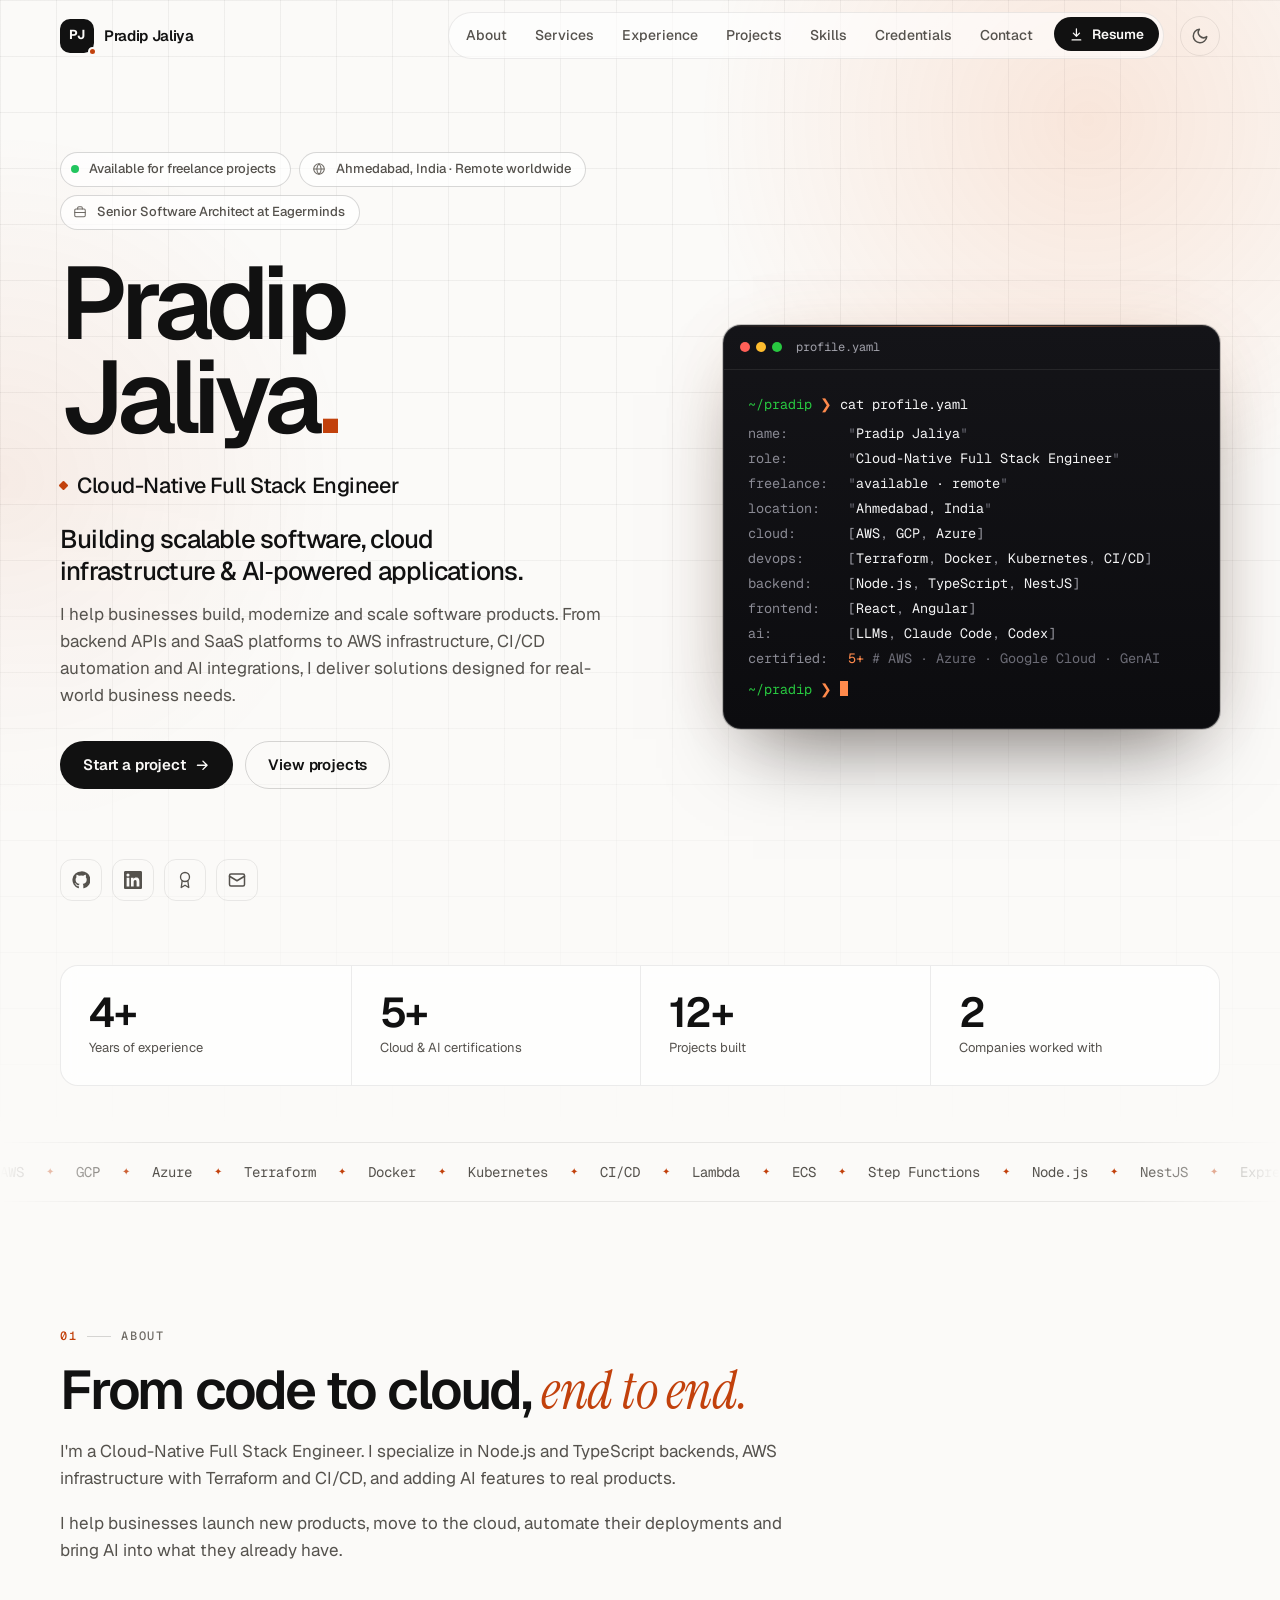
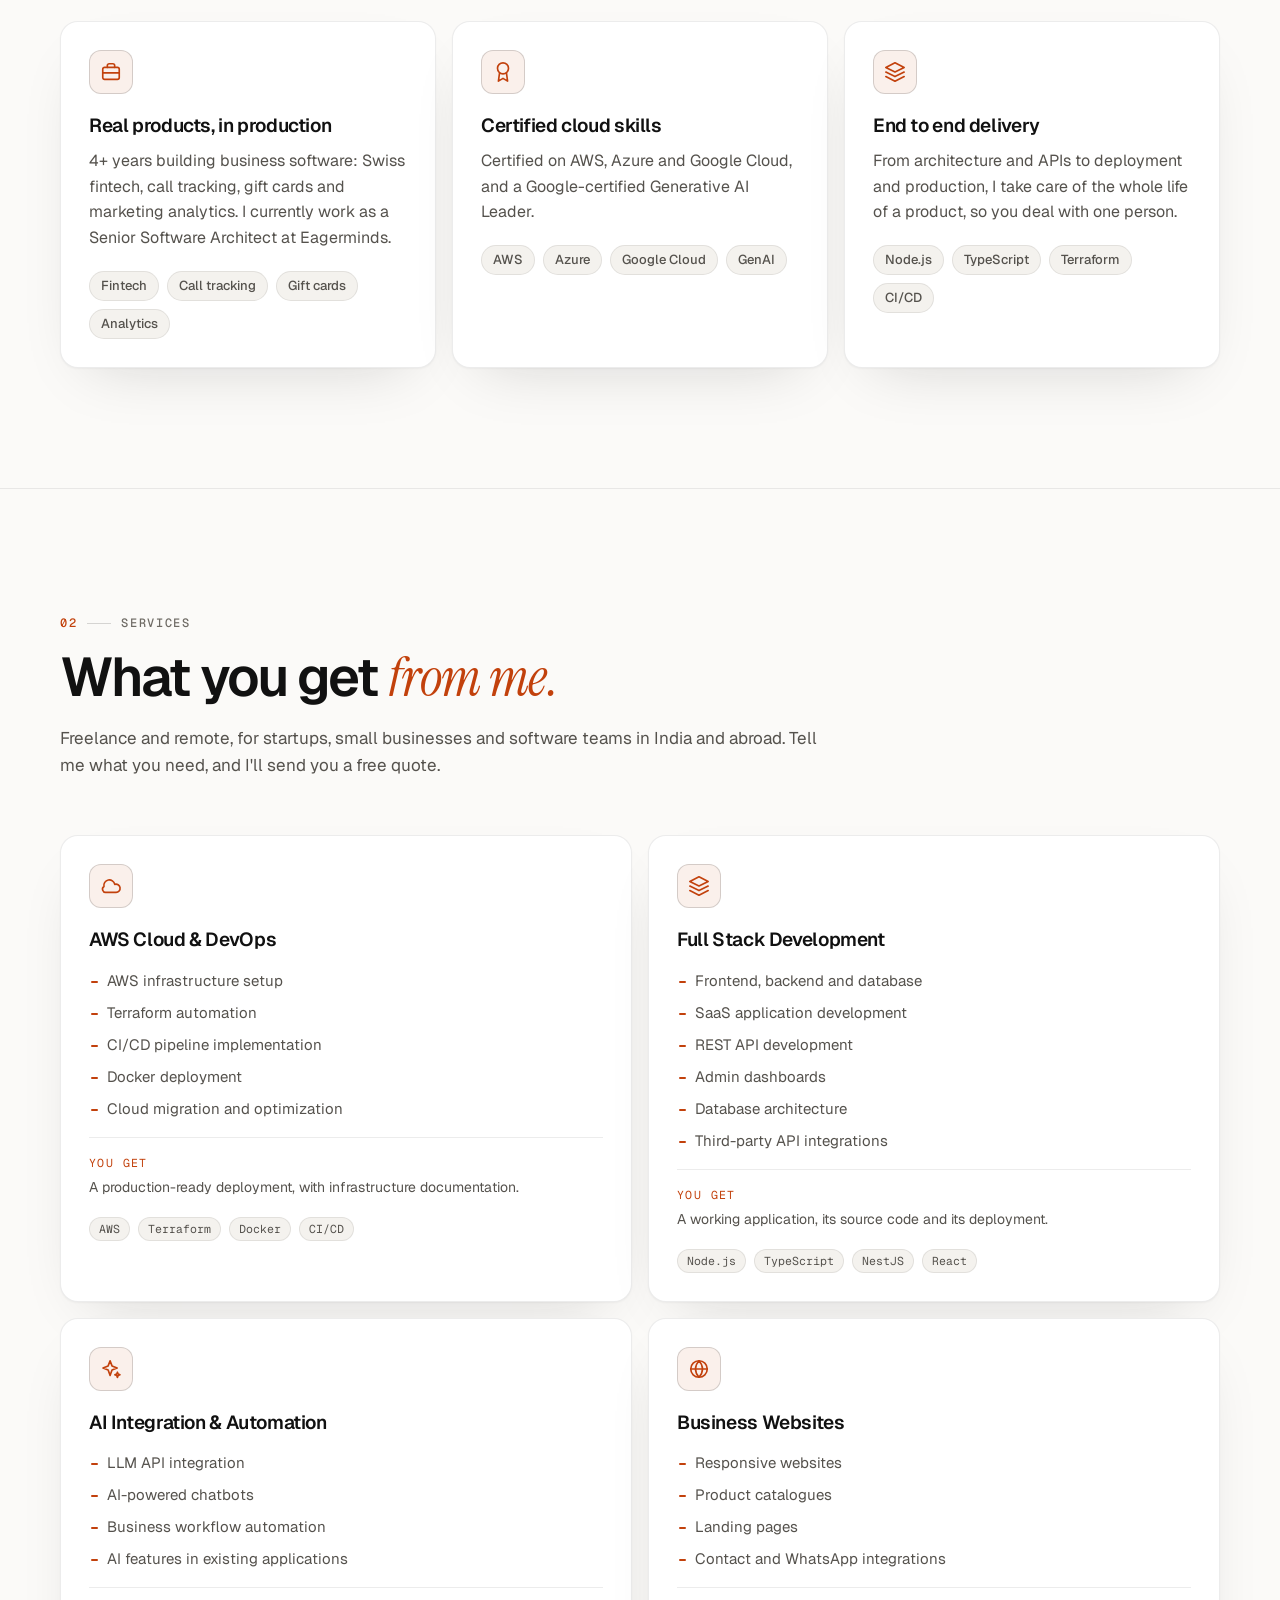
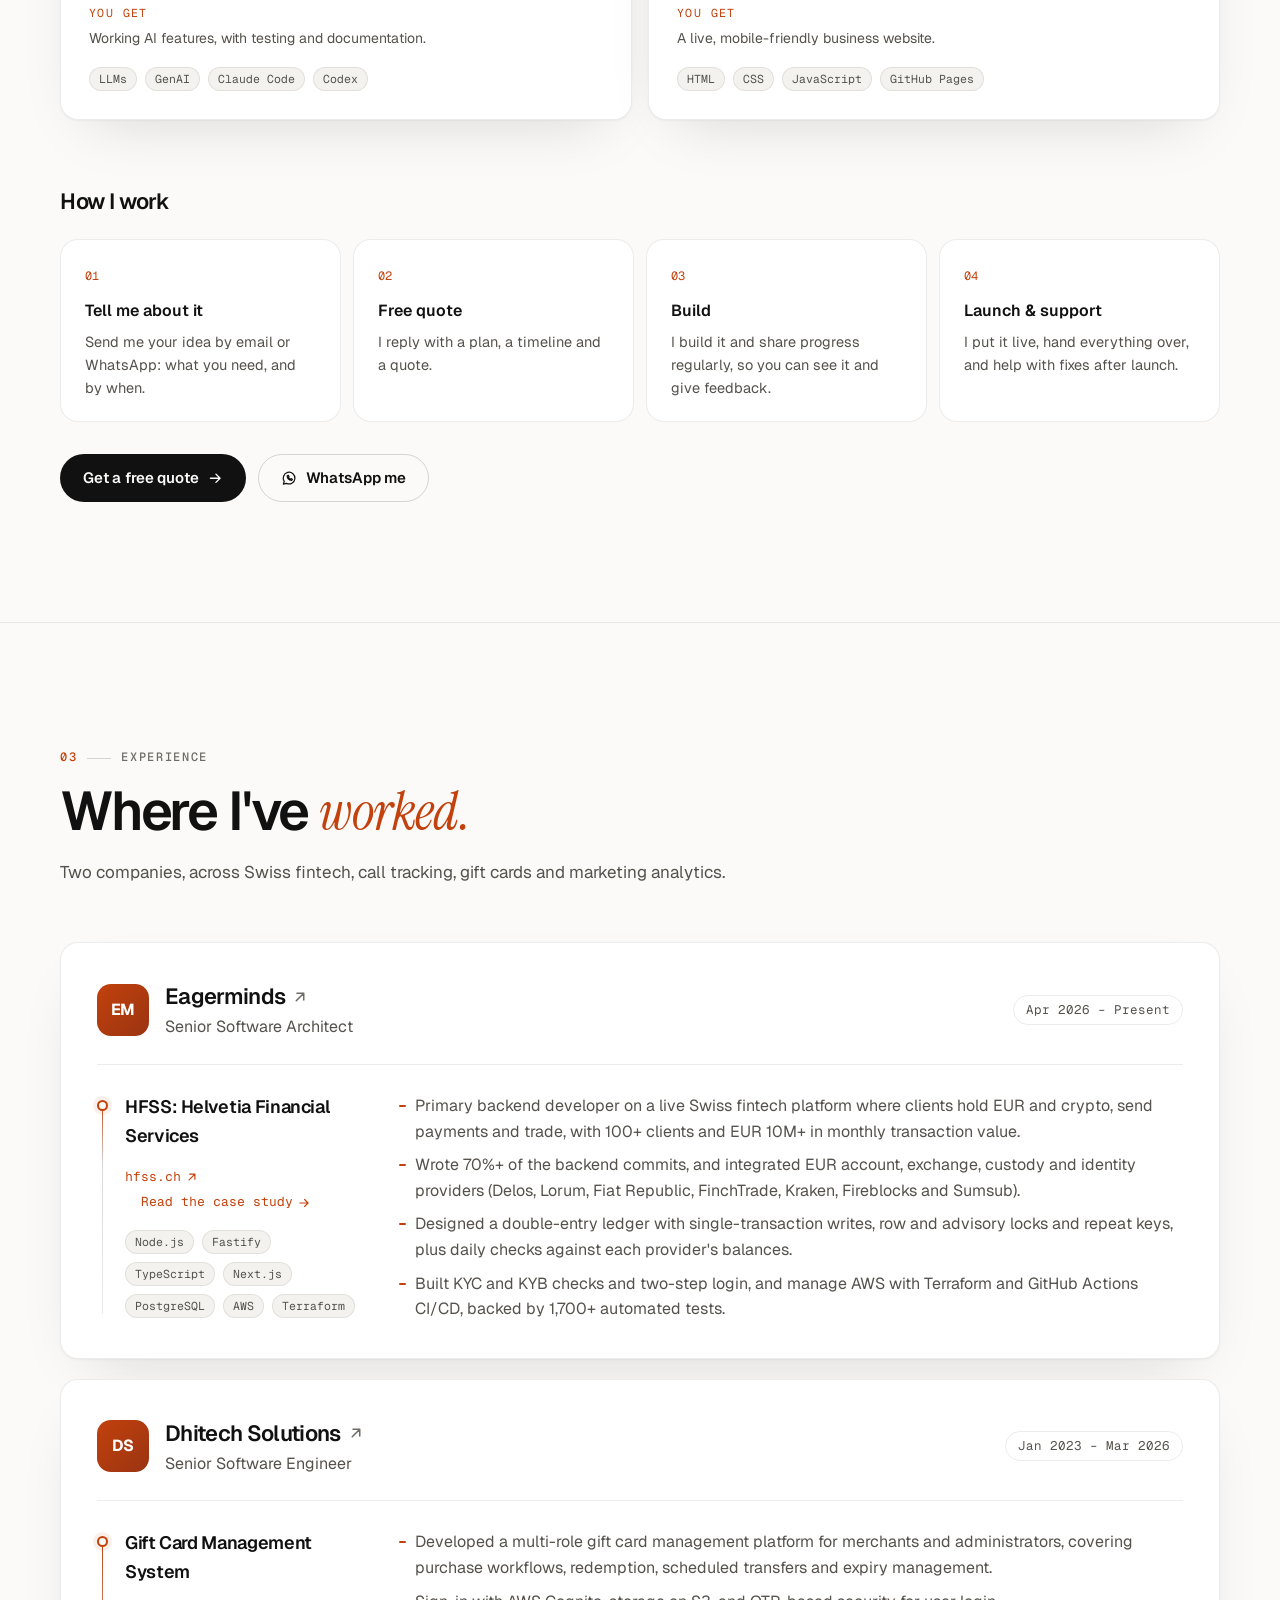
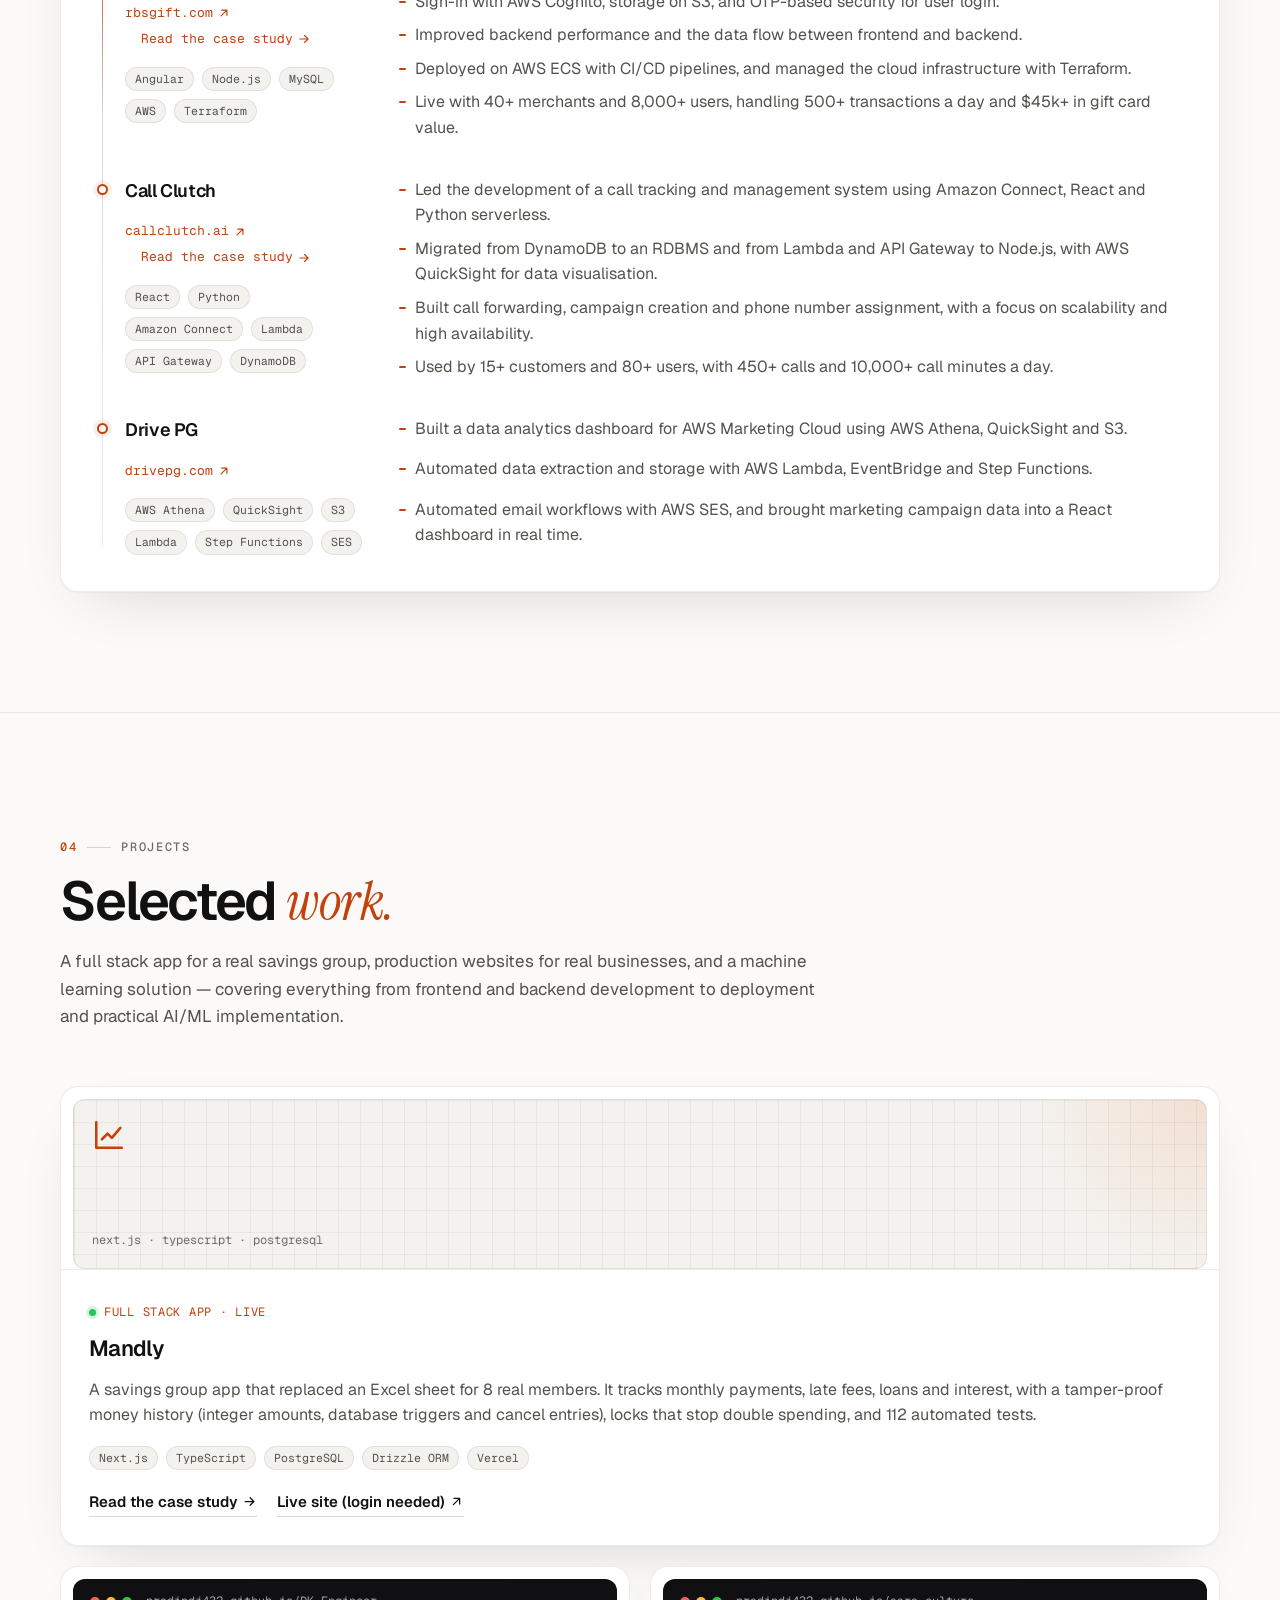
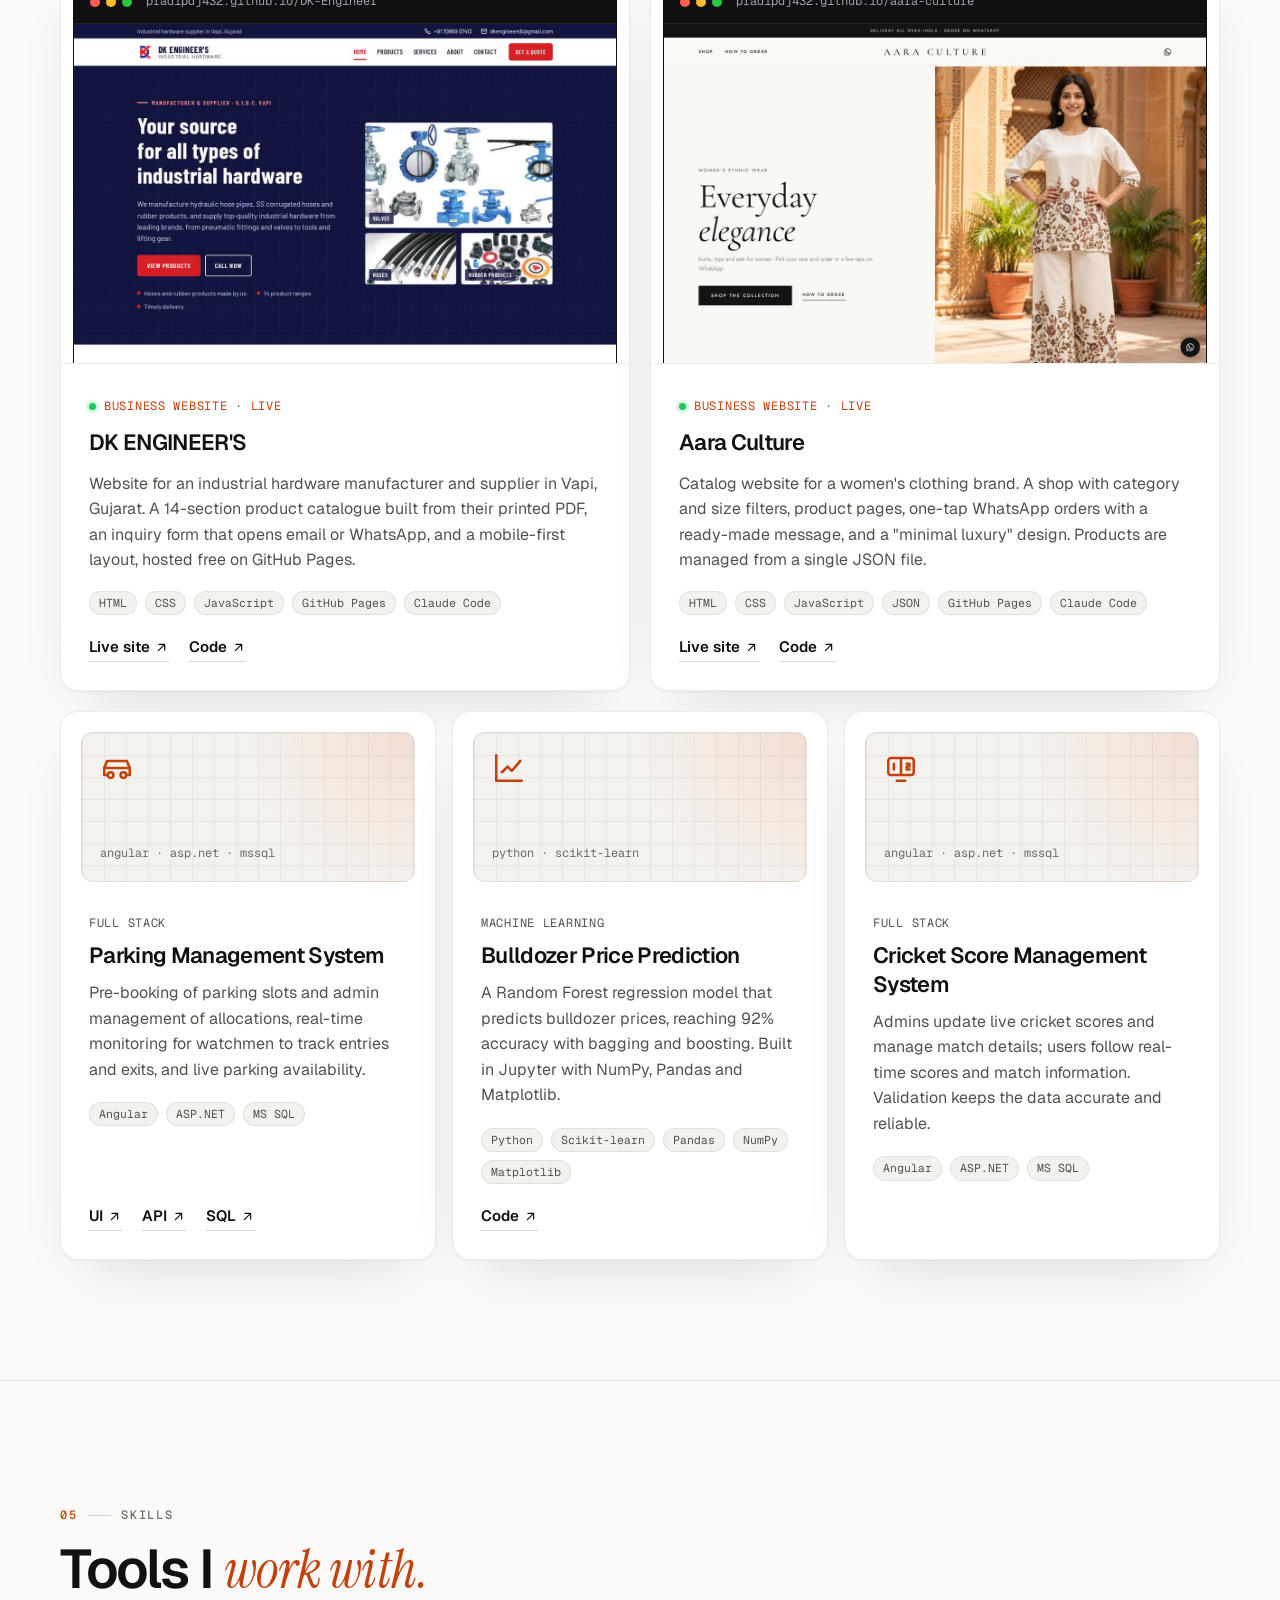
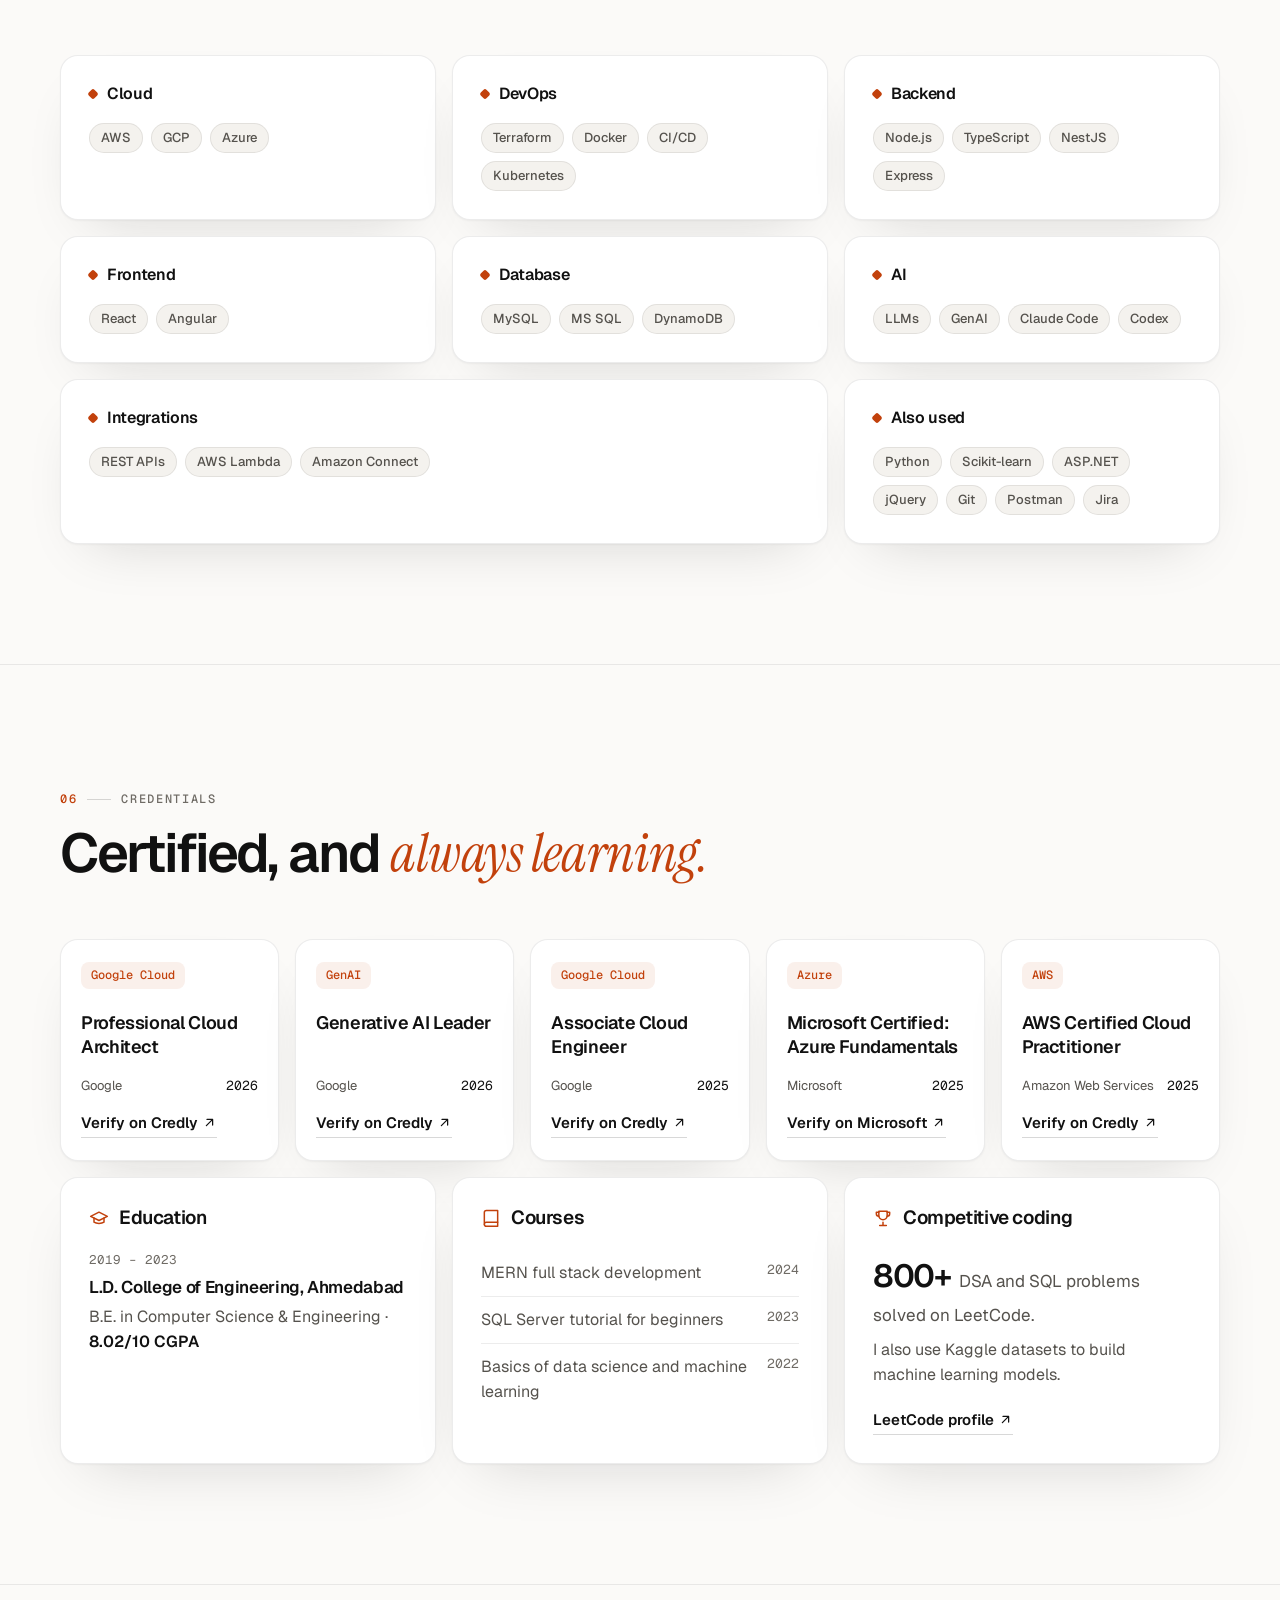
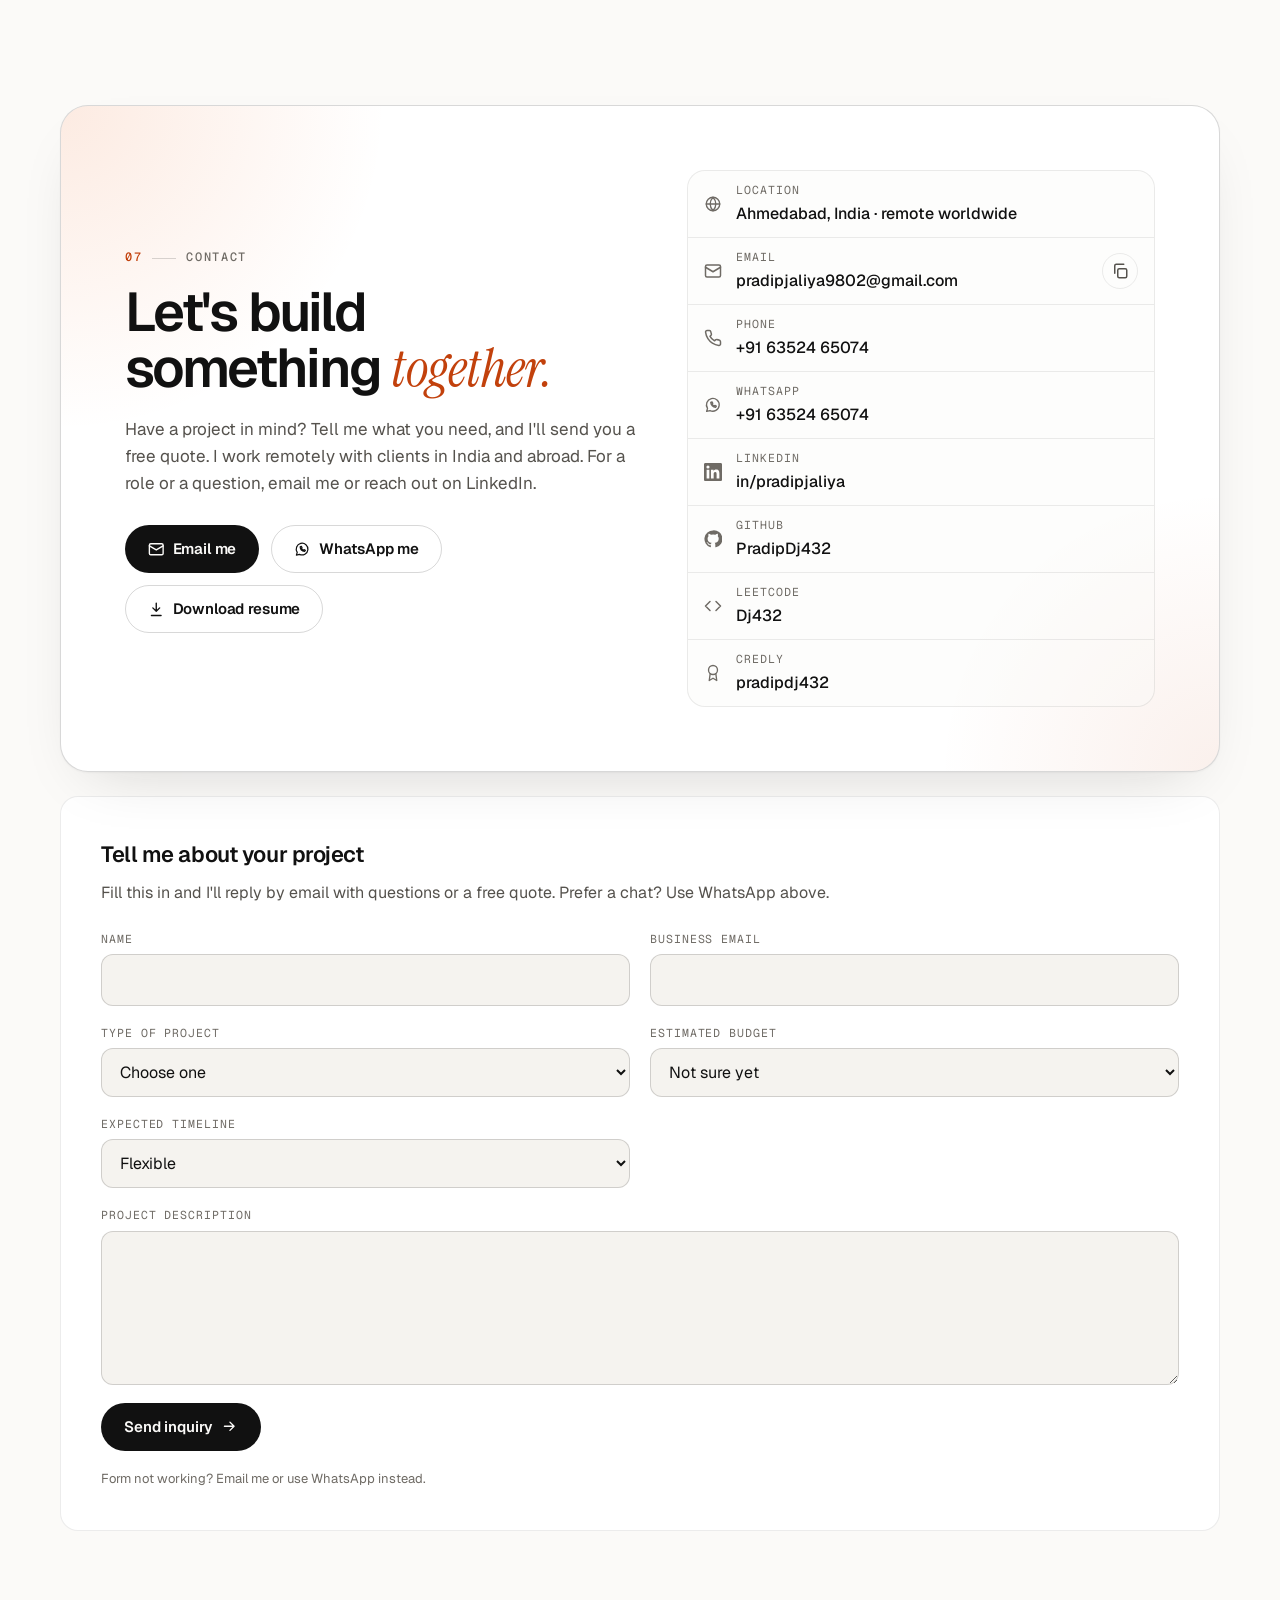
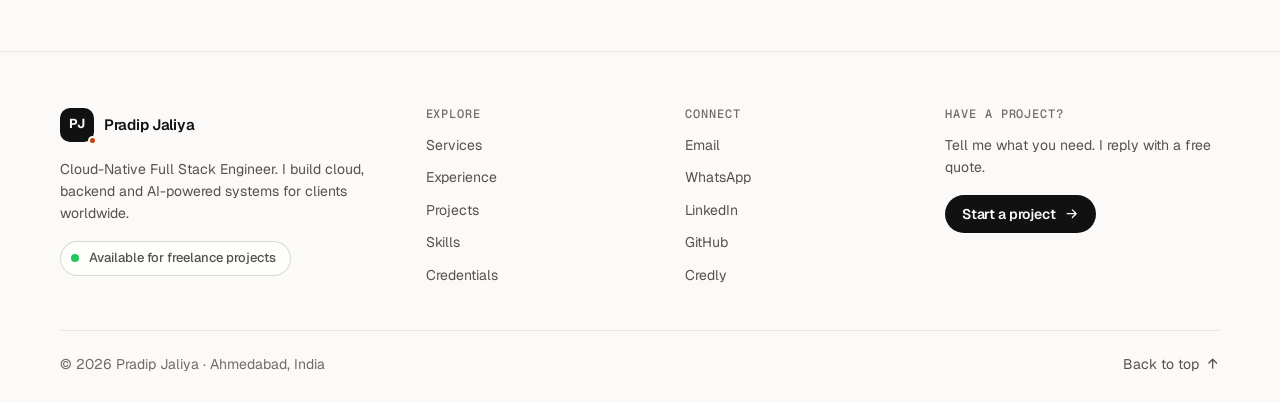
<file: index.html>
<!doctype html>
<html lang="en">
<head>
  <meta charset="utf-8">
  <meta name="viewport" content="width=device-width, initial-scale=1">
  <title>Pradip Jaliya | Cloud-Native Full Stack Engineer for hire</title>
  <meta name="description" content="Pradip Jaliya is a Cloud-Native Full Stack Engineer in Ahmedabad, India, available for freelance projects worldwide. AWS cloud and DevOps, Node.js and TypeScript backends, React, and AI integrations. 4+ years of experience.">
  <link rel="canonical" href="https://pradipdj432.github.io/portfolio/">
  <meta name="theme-color" content="#09090b" media="(prefers-color-scheme: dark)">
  <meta name="theme-color" content="#fbfaf8" media="(prefers-color-scheme: light)">

  <!-- Link previews (WhatsApp, LinkedIn, X). Uses the live address; change it if the address changes (D-004). -->
  <meta property="og:type" content="website">
  <meta property="og:url" content="https://pradipdj432.github.io/portfolio/">
  <meta property="og:title" content="Pradip Jaliya | Cloud-Native Full Stack Engineer for hire">
  <meta property="og:description" content="Available for freelance projects, remotely. Scalable software, AWS cloud infrastructure and AI-powered applications, with 4+ years of experience.">
  <meta property="og:image" content="https://pradipdj432.github.io/portfolio/images/og-image.jpg">
  <meta property="og:image:width" content="1200">
  <meta property="og:image:height" content="630">
  <meta property="og:image:alt" content="Pradip Jaliya, Cloud-Native Full Stack Engineer. Available for freelance projects.">
  <meta name="twitter:card" content="summary_large_image">

  <link rel="icon" href="images/favicon.svg" type="image/svg+xml">
  <link rel="apple-touch-icon" href="images/apple-touch-icon.png">

  <link rel="preconnect" href="https://fonts.googleapis.com">
  <link rel="preconnect" href="https://fonts.gstatic.com" crossorigin>
  <link rel="stylesheet" href="https://fonts.googleapis.com/css2?family=Geist:wght@400;500;600;700&family=Geist+Mono:wght@400;500&family=Instrument+Serif:ital@0;1&display=swap">
  <link rel="stylesheet" href="css/style.css">

  <!-- Runs before the page is drawn: turns on animations and applies the saved light/dark choice, so nothing flashes. -->
  <script>
    document.documentElement.classList.add("js");
    try {
      var savedTheme = localStorage.getItem("theme");
      if (savedTheme === "light" || savedTheme === "dark") document.documentElement.dataset.theme = savedTheme;
    } catch (e) {}
  </script>
  <script src="js/config.js" defer></script>
  <script src="js/common.js" defer></script>
</head>
<body>
  <!-- Icons used across the page: <svg aria-hidden="true" class="icon"><use href="#i-name"></use></svg> -->
  <svg class="sprite" aria-hidden="true" focusable="false">
    <symbol id="i-arrow-right" viewBox="0 0 24 24"><path d="M5 12h14M13 6l6 6-6 6" fill="none" stroke="currentColor" stroke-width="2" stroke-linecap="round" stroke-linejoin="round"/></symbol>
    <symbol id="i-arrow-up-right" viewBox="0 0 24 24"><path d="M7 17 17 7M8 7h9v9" fill="none" stroke="currentColor" stroke-width="2" stroke-linecap="round" stroke-linejoin="round"/></symbol>
    <symbol id="i-arrow-up" viewBox="0 0 24 24"><path d="M12 19V5M6 11l6-6 6 6" fill="none" stroke="currentColor" stroke-width="2" stroke-linecap="round" stroke-linejoin="round"/></symbol>
    <symbol id="i-download" viewBox="0 0 24 24"><path d="M12 3v12M7 10l5 5 5-5M5 21h14" fill="none" stroke="currentColor" stroke-width="2" stroke-linecap="round" stroke-linejoin="round"/></symbol>
    <symbol id="i-mail" viewBox="0 0 24 24"><g fill="none" stroke="currentColor" stroke-width="2" stroke-linecap="round" stroke-linejoin="round"><rect x="2" y="4" width="20" height="16" rx="2"/><path d="m22 7-10 6L2 7"/></g></symbol>
    <symbol id="i-phone" viewBox="0 0 24 24"><path d="M22 16.9v3a2 2 0 0 1-2.2 2 19.8 19.8 0 0 1-8.6-3.1 19.5 19.5 0 0 1-6-6A19.8 19.8 0 0 1 2.1 4.2 2 2 0 0 1 4.1 2h3a2 2 0 0 1 2 1.7c.1.9.4 1.8.7 2.7a2 2 0 0 1-.5 2.1L8 9.8a16 16 0 0 0 6 6l1.3-1.3a2 2 0 0 1 2.1-.4c.9.3 1.8.6 2.7.7a2 2 0 0 1 1.7 2z" fill="none" stroke="currentColor" stroke-width="2" stroke-linecap="round" stroke-linejoin="round"/></symbol>
    <symbol id="i-copy" viewBox="0 0 24 24"><g fill="none" stroke="currentColor" stroke-width="2" stroke-linecap="round" stroke-linejoin="round"><rect x="9" y="9" width="12" height="12" rx="2"/><path d="M5 15V5a2 2 0 0 1 2-2h10"/></g></symbol>
    <symbol id="i-check" viewBox="0 0 24 24"><path d="M20 6 9 17l-5-5" fill="none" stroke="currentColor" stroke-width="2" stroke-linecap="round" stroke-linejoin="round"/></symbol>
    <symbol id="i-sun" viewBox="0 0 24 24"><g fill="none" stroke="currentColor" stroke-width="2" stroke-linecap="round"><circle cx="12" cy="12" r="4"/><path d="M12 2v2M12 20v2M4.9 4.9l1.4 1.4M17.7 17.7l1.4 1.4M2 12h2M20 12h2M4.9 19.1l1.4-1.4M17.7 6.3l1.4-1.4"/></g></symbol>
    <symbol id="i-moon" viewBox="0 0 24 24"><path d="M21 12.8A9 9 0 1 1 11.2 3a7 7 0 0 0 9.8 9.8z" fill="none" stroke="currentColor" stroke-width="2" stroke-linecap="round" stroke-linejoin="round"/></symbol>
    <symbol id="i-menu" viewBox="0 0 24 24"><path d="M4 7h16M4 12h16M4 17h16" fill="none" stroke="currentColor" stroke-width="2" stroke-linecap="round"/></symbol>
    <symbol id="i-close" viewBox="0 0 24 24"><path d="M18 6 6 18M6 6l12 12" fill="none" stroke="currentColor" stroke-width="2" stroke-linecap="round"/></symbol>
    <symbol id="i-spark" viewBox="0 0 24 24"><g fill="none" stroke="currentColor" stroke-width="1.8" stroke-linejoin="round"><path d="M11 3l2.1 5.6L18.7 11l-5.6 2.1L11 19l-2.1-5.9L3.3 11l5.6-2.4z"/><path d="M19 15.5l.8 2 2 .8-2 .8-.8 2-.8-2-2-.8 2-.8z"/></g></symbol>
    <symbol id="i-cloud" viewBox="0 0 24 24"><path d="M17.5 19a4.5 4.5 0 1 0-1.4-8.8A6 6 0 0 0 4.3 12.6 3.5 3.5 0 0 0 6.5 19z" fill="none" stroke="currentColor" stroke-width="1.8" stroke-linecap="round" stroke-linejoin="round"/></symbol>
    <symbol id="i-layers" viewBox="0 0 24 24"><g fill="none" stroke="currentColor" stroke-width="1.8" stroke-linecap="round" stroke-linejoin="round"><path d="m12 2 10 5-10 5L2 7z"/><path d="m2 17 10 5 10-5"/><path d="m2 12 10 5 10-5"/></g></symbol>
    <symbol id="i-code" viewBox="0 0 24 24"><path d="m16 18 6-6-6-6M8 6l-6 6 6 6" fill="none" stroke="currentColor" stroke-width="2" stroke-linecap="round" stroke-linejoin="round"/></symbol>
    <symbol id="i-award" viewBox="0 0 24 24"><g fill="none" stroke="currentColor" stroke-width="1.8" stroke-linecap="round" stroke-linejoin="round"><circle cx="12" cy="8" r="6"/><path d="M8.2 13.2 7 22l5-3 5 3-1.2-8.8"/></g></symbol>
    <symbol id="i-graduation" viewBox="0 0 24 24"><g fill="none" stroke="currentColor" stroke-width="1.8" stroke-linecap="round" stroke-linejoin="round"><path d="M22 10 12 5 2 10l10 5z"/><path d="M6 12v5c3 2 9 2 12 0v-5"/></g></symbol>
    <symbol id="i-book" viewBox="0 0 24 24"><g fill="none" stroke="currentColor" stroke-width="1.8" stroke-linecap="round" stroke-linejoin="round"><path d="M4 19.5A2.5 2.5 0 0 1 6.5 17H20V3H6.5A2.5 2.5 0 0 0 4 5.5z"/><path d="M4 19.5A2.5 2.5 0 0 0 6.5 22H20v-5"/></g></symbol>
    <symbol id="i-trophy" viewBox="0 0 24 24"><g fill="none" stroke="currentColor" stroke-width="1.8" stroke-linecap="round" stroke-linejoin="round"><path d="M8 21h8M12 17v4M7 4h10v5a5 5 0 0 1-10 0z"/><path d="M17 5h3v2a3 3 0 0 1-3 3M7 5H4v2a3 3 0 0 0 3 3"/></g></symbol>
    <symbol id="i-car" viewBox="0 0 24 24"><g fill="none" stroke="currentColor" stroke-width="1.8" stroke-linecap="round" stroke-linejoin="round"><path d="M5 17H3v-5l2-5h14l2 5v5h-2"/><path d="M3 12h18"/><circle cx="7.5" cy="17" r="2"/><circle cx="16.5" cy="17" r="2"/></g></symbol>
    <symbol id="i-chart" viewBox="0 0 24 24"><g fill="none" stroke="currentColor" stroke-width="1.8" stroke-linecap="round" stroke-linejoin="round"><path d="M3 3v18h18"/><path d="m7 15 4-4 3 3 6-7"/></g></symbol>
    <symbol id="i-scoreboard" viewBox="0 0 24 24"><g fill="none" stroke="currentColor" stroke-width="1.8" stroke-linecap="round" stroke-linejoin="round"><rect x="3" y="5" width="18" height="12" rx="2"/><path d="M12 5v12M7 9v4M16 9h2v2h-2v2h2M9 21h6"/></g></symbol>
    <symbol id="i-globe" viewBox="0 0 24 24"><g fill="none" stroke="currentColor" stroke-width="1.8" stroke-linecap="round" stroke-linejoin="round"><circle cx="12" cy="12" r="9"/><path d="M3 12h18M12 3c2.5 2.7 3.8 5.7 3.8 9s-1.3 6.3-3.8 9c-2.5-2.7-3.8-5.7-3.8-9S9.5 5.7 12 3z"/></g></symbol>
    <symbol id="i-briefcase" viewBox="0 0 24 24"><g fill="none" stroke="currentColor" stroke-width="1.8" stroke-linecap="round" stroke-linejoin="round"><rect x="3" y="7" width="18" height="13" rx="2"/><path d="M8 7V5a2 2 0 0 1 2-2h4a2 2 0 0 1 2 2v2M3 13h18"/></g></symbol>
    <symbol id="i-whatsapp" viewBox="0 0 24 24"><g fill="none" stroke="currentColor" stroke-width="1.8" stroke-linecap="round" stroke-linejoin="round"><path d="M3.5 20.5l1.2-4A8.5 8.5 0 1 1 8 19.4z"/><path d="M9 8.6c.2 3.2 3 6.1 6.4 6.4l1.1-1.4-2-1-.9.9c-1.1-.5-2.3-1.7-2.8-2.8l.9-.9-1-2z"/></g></symbol>
    <symbol id="i-github" viewBox="0 0 24 24"><path fill="currentColor" d="M12 .5a11.5 11.5 0 0 0-3.6 22.4c.6.1.8-.3.8-.6v-2c-3.2.7-3.9-1.5-3.9-1.5-.5-1.3-1.3-1.7-1.3-1.7-1-.7.1-.7.1-.7 1.2.1 1.8 1.2 1.8 1.2 1 1.8 2.8 1.3 3.5 1 .1-.8.4-1.3.7-1.6-2.6-.3-5.3-1.3-5.3-5.7 0-1.3.5-2.3 1.2-3.1-.1-.3-.5-1.5.1-3.1 0 0 1-.3 3.2 1.2a11 11 0 0 1 5.8 0c2.2-1.5 3.2-1.2 3.2-1.2.6 1.6.2 2.8.1 3.1.8.8 1.2 1.9 1.2 3.1 0 4.4-2.7 5.4-5.3 5.7.4.4.8 1.1.8 2.2v3.3c0 .3.2.7.8.6A11.5 11.5 0 0 0 12 .5z"/></symbol>
    <symbol id="i-linkedin" viewBox="0 0 24 24"><path fill="currentColor" d="M20.4 20.5h-3.6v-5.6c0-1.3 0-3-1.8-3s-2.1 1.4-2.1 2.9v5.7H9.3V9h3.4v1.6h.1c.5-.9 1.6-1.8 3.4-1.8 3.6 0 4.3 2.4 4.3 5.5v6.2zM5.3 7.4a2.1 2.1 0 1 1 0-4.2 2.1 2.1 0 0 1 0 4.2zM7.1 20.5H3.5V9h3.6v11.5zM22.2 0H1.8C.8 0 0 .8 0 1.7v20.6c0 .9.8 1.7 1.8 1.7h20.4c1 0 1.8-.8 1.8-1.7V1.7C24 .8 23.2 0 22.2 0z"/></symbol>
  </svg>

  <a class="skip-link" href="#main">Skip to content</a>

  <header class="site-header" id="site-header">
    <div class="container header-inner">
      <a class="brand" href="#top" aria-label="Pradip Jaliya, back to top">
        <span class="brand-mark" aria-hidden="true">PJ</span>
        <span class="brand-name">Pradip Jaliya</span>
      </a>
      <nav class="nav" id="site-nav" aria-label="Main">
        <a href="#about">About</a>
        <a href="#services">Services</a>
        <a href="#experience">Experience</a>
        <a href="#projects">Projects</a>
        <a href="#skills">Skills</a>
        <a href="#credentials">Credentials</a>
        <a href="#contact">Contact</a>
        <a class="button button-small nav-resume" data-resume href="#contact"><svg aria-hidden="true" class="icon"><use href="#i-download"></use></svg>Resume</a>
      </nav>
      <div class="header-actions">
        <button class="icon-button theme-toggle" type="button" aria-label="Switch to light theme">
          <svg aria-hidden="true" class="icon icon-sun"><use href="#i-sun"></use></svg>
          <svg aria-hidden="true" class="icon icon-moon"><use href="#i-moon"></use></svg>
        </button>
        <button class="icon-button nav-toggle" type="button" aria-expanded="false" aria-controls="site-nav" aria-label="Open menu">
          <svg aria-hidden="true" class="icon icon-menu"><use href="#i-menu"></use></svg>
          <svg aria-hidden="true" class="icon icon-close"><use href="#i-close"></use></svg>
        </button>
      </div>
    </div>
  </header>

  <main id="main">
    <!-- Intro -->
    <section class="hero" id="top">
      <div class="hero-bg" aria-hidden="true"></div>
      <div class="container hero-grid">
        <div class="hero-text">
          <div class="pill-row reveal">
            <p class="pill"><span class="pulse" aria-hidden="true"></span>Available for freelance projects</p>
            <p class="pill pill-icon"><svg aria-hidden="true" class="icon"><use href="#i-globe"></use></svg>Ahmedabad, India · Remote worldwide</p>
            <p class="pill pill-icon"><svg aria-hidden="true" class="icon"><use href="#i-briefcase"></use></svg>Senior Software Architect at Eagerminds</p>
          </div>
          <h1 class="hero-name reveal">
            <span>Pradip</span>
            <span>Jaliya<span class="accent-dot">.</span></span>
          </h1>
          <p class="hero-role reveal">
            <span>Cloud-Native Full Stack Engineer</span>
          </p>
          <p class="hero-tagline reveal">Building scalable software, cloud infrastructure &amp; AI&#8209;powered applications.</p>
          <p class="hero-lede reveal">I help businesses build, modernize and scale software products. From backend APIs and SaaS platforms to AWS infrastructure, CI/CD automation and AI integrations, I deliver solutions designed for real-world business needs.</p>
          <div class="button-row reveal">
            <a class="button" href="#contact">Start a project<svg aria-hidden="true" class="icon icon-shift"><use href="#i-arrow-right"></use></svg></a>
            <a class="button button-ghost" href="#projects">View projects</a>
          </div>
          <p class="hero-tech reveal">AWS · Node.js · TypeScript · React · Terraform · GenAI</p>
          <ul class="social reveal" aria-label="Find me online">
            <li><a data-link="github" href="#contact" target="_blank" rel="noopener" aria-label="GitHub"><svg aria-hidden="true" class="icon"><use href="#i-github"></use></svg></a></li>
            <li><a data-link="linkedin" href="#contact" target="_blank" rel="noopener" aria-label="LinkedIn"><svg aria-hidden="true" class="icon"><use href="#i-linkedin"></use></svg></a></li>
            <li><a data-link="credly" href="#contact" target="_blank" rel="noopener" aria-label="Credly badges"><svg aria-hidden="true" class="icon"><use href="#i-award"></use></svg></a></li>
            <li><a data-email href="#contact" aria-label="Email"><svg aria-hidden="true" class="icon"><use href="#i-mail"></use></svg></a></li>
          </ul>
        </div>

        <figure class="terminal reveal" aria-label="Profile summary, written as a code file">
          <div class="terminal-bar">
            <span class="dots" aria-hidden="true"><i></i><i></i><i></i></span>
            <span class="terminal-title">profile.yaml</span>
          </div>
          <div class="terminal-body">
            <p class="ln prompt"><span class="path">~/pradip</span> <span class="caret">❯</span> cat profile.yaml</p>
            <p class="ln"><span class="k">name</span><span class="v s">Pradip Jaliya</span></p>
            <p class="ln"><span class="k">role</span><span class="v s">Cloud-Native Full Stack Engineer</span></p>
            <p class="ln"><span class="k">freelance</span><span class="v s">available · remote</span></p>
            <p class="ln"><span class="k">location</span><span class="v s">Ahmedabad, India</span></p>
            <p class="ln"><span class="k">cloud</span><span class="v">[<b>AWS</b>, <b>GCP</b>, <b>Azure</b>]</span></p>
            <p class="ln"><span class="k">devops</span><span class="v">[<b>Terraform</b>, <b>Docker</b>, <b>Kubernetes</b>, <b>CI/CD</b>]</span></p>
            <p class="ln"><span class="k">backend</span><span class="v">[<b>Node.js</b>, <b>TypeScript</b>, <b>NestJS</b>]</span></p>
            <p class="ln"><span class="k">frontend</span><span class="v">[<b>React</b>, <b>Angular</b>]</span></p>
            <p class="ln"><span class="k">ai</span><span class="v">[<b>LLMs</b>, <b>Claude Code</b>, <b>Codex</b>]</span></p>
            <p class="ln"><span class="k">certified</span><span class="v"><span class="n">5+</span> <span class="c"># AWS · Azure · Google Cloud · GenAI</span></span></p>
            <p class="ln prompt"><span class="path">~/pradip</span> <span class="caret">❯</span> <span class="cursor" aria-hidden="true"></span></p>
          </div>
        </figure>
      </div>

      <div class="container">
        <dl class="stats reveal">
          <div><dt>Years of experience</dt><dd>4+</dd></div>
          <div><dt>Cloud &amp; AI certifications</dt><dd>5+</dd></div>
          <div><dt>Projects built</dt><dd>12+</dd></div>
          <div><dt>Companies worked with</dt><dd>2</dd></div>
        </dl>
      </div>

      <div class="marquee">
        <ul class="marquee-track" aria-label="Technologies I use">
          <li>AWS</li><li>GCP</li><li>Azure</li><li>Terraform</li><li>Docker</li><li>Kubernetes</li><li>CI/CD</li><li>Lambda</li><li>ECS</li><li>Step Functions</li><li>Node.js</li><li>NestJS</li><li>Express.js</li><li>Angular</li><li>React</li><li>TypeScript</li><li>GenAI</li><li>LLMs</li><li>Claude Code</li><li>Codex</li><li>Amazon Connect</li><li>MySQL</li><li>MS SQL</li><li>DynamoDB</li>
        </ul>
      </div>
    </section>

    <!-- About -->
    <section class="section" id="about" aria-labelledby="about-title">
      <div class="container">
        <header class="section-head reveal">
          <p class="eyebrow"><span>01</span>About</p>
          <h2 id="about-title">From code to cloud, <em>end to end.</em></h2>
          <p class="section-lede">I'm a Cloud-Native Full Stack Engineer. I specialize in Node.js and TypeScript backends, AWS infrastructure with Terraform and CI/CD, and adding AI features to real products.</p>
          <p class="section-lede">I help businesses launch new products, move to the cloud, automate their deployments and bring AI into what they already have.</p>
        </header>

        <div class="cards-3">
          <article class="card spotlight reveal">
            <span class="card-icon"><svg aria-hidden="true" class="icon"><use href="#i-briefcase"></use></svg></span>
            <h3>Real products, in production</h3>
            <p>4+ years building business software: Swiss fintech, call tracking, gift cards and marketing analytics. I currently work as a Senior Software Architect at Eagerminds.</p>
            <ul class="tags"><li>Fintech</li><li>Call tracking</li><li>Gift cards</li><li>Analytics</li></ul>
          </article>
          <article class="card spotlight reveal">
            <span class="card-icon"><svg aria-hidden="true" class="icon"><use href="#i-award"></use></svg></span>
            <h3>Certified cloud skills</h3>
            <p>Certified on AWS, Azure and Google Cloud, and a Google-certified Generative AI Leader.</p>
            <ul class="tags"><li>AWS</li><li>Azure</li><li>Google Cloud</li><li>GenAI</li></ul>
          </article>
          <article class="card spotlight reveal">
            <span class="card-icon"><svg aria-hidden="true" class="icon"><use href="#i-layers"></use></svg></span>
            <h3>End to end delivery</h3>
            <p>From architecture and APIs to deployment and production, I take care of the whole life of a product, so you deal with one person.</p>
            <ul class="tags"><li>Node.js</li><li>TypeScript</li><li>Terraform</li><li>CI/CD</li></ul>
          </article>
        </div>
      </div>
    </section>

    <!-- Services: freelance work (D-017) -->
    <section class="section" id="services" aria-labelledby="services-title">
      <div class="container">
        <header class="section-head reveal">
          <p class="eyebrow"><span>02</span>Services</p>
          <h2 id="services-title">What you get <em>from me.</em></h2>
          <p class="section-lede">Freelance and remote, for startups, small businesses and software teams in India and abroad. Tell me what you need, and I'll send you a free quote.</p>
        </header>

        <div class="services">
          <article class="card spotlight reveal">
            <span class="card-icon"><svg aria-hidden="true" class="icon"><use href="#i-cloud"></use></svg></span>
            <h3>AWS Cloud &amp; DevOps</h3>
            <ul class="points"><li>AWS infrastructure setup</li><li>Terraform automation</li><li>CI/CD pipeline implementation</li><li>Docker deployment</li><li>Cloud migration and optimization</li></ul>
            <p class="service-proof"><span>You get</span>A production-ready deployment, with infrastructure documentation.</p>
            <ul class="tags tags-small"><li>AWS</li><li>Terraform</li><li>Docker</li><li>CI/CD</li></ul>
          </article>
          <article class="card spotlight reveal">
            <span class="card-icon"><svg aria-hidden="true" class="icon"><use href="#i-layers"></use></svg></span>
            <h3>Full Stack Development</h3>
            <ul class="points"><li>Frontend, backend and database</li><li>SaaS application development</li><li>REST API development</li><li>Admin dashboards</li><li>Database architecture</li><li>Third-party API integrations</li></ul>
            <p class="service-proof"><span>You get</span>A working application, its source code and its deployment.</p>
            <ul class="tags tags-small"><li>Node.js</li><li>TypeScript</li><li>NestJS</li><li>React</li></ul>
          </article>
          <article class="card spotlight reveal">
            <span class="card-icon"><svg aria-hidden="true" class="icon"><use href="#i-spark"></use></svg></span>
            <h3>AI Integration &amp; Automation</h3>
            <ul class="points"><li>LLM API integration</li><li>AI-powered chatbots</li><li>Business workflow automation</li><li>AI features in existing applications</li></ul>
            <p class="service-proof"><span>You get</span>Working AI features, with testing and documentation.</p>
            <ul class="tags tags-small"><li>LLMs</li><li>GenAI</li><li>Claude Code</li><li>Codex</li></ul>
          </article>
          <article class="card spotlight reveal">
            <span class="card-icon"><svg aria-hidden="true" class="icon"><use href="#i-globe"></use></svg></span>
            <h3>Business Websites</h3>
            <ul class="points"><li>Responsive websites</li><li>Product catalogues</li><li>Landing pages</li><li>Contact and WhatsApp integrations</li></ul>
            <p class="service-proof"><span>You get</span>A live, mobile-friendly business website.</p>
            <ul class="tags tags-small"><li>HTML</li><li>CSS</li><li>JavaScript</li><li>GitHub Pages</li></ul>
          </article>
        </div>

        <h3 class="steps-title reveal">How I work</h3>
        <ol class="steps">
          <li class="reveal"><span class="step-num">01</span><h4>Tell me about it</h4><p>Send me your idea by email or WhatsApp: what you need, and by when.</p></li>
          <li class="reveal"><span class="step-num">02</span><h4>Free quote</h4><p>I reply with a plan, a timeline and a quote.</p></li>
          <li class="reveal"><span class="step-num">03</span><h4>Build</h4><p>I build it and share progress regularly, so you can see it and give feedback.</p></li>
          <li class="reveal"><span class="step-num">04</span><h4>Launch &amp; support</h4><p>I put it live, hand everything over, and help with fixes after launch.</p></li>
        </ol>

        <div class="button-row services-cta reveal">
          <a class="button" href="#contact">Get a free quote<svg aria-hidden="true" class="icon icon-shift"><use href="#i-arrow-right"></use></svg></a>
          <a class="button button-ghost" data-whatsapp href="#contact" target="_blank" rel="noopener"><svg aria-hidden="true" class="icon"><use href="#i-whatsapp"></use></svg>WhatsApp me</a>
        </div>
      </div>
    </section>

    <!-- Experience: newest company first -->
    <section class="section" id="experience" aria-labelledby="experience-title">
      <div class="container">
        <header class="section-head reveal">
          <p class="eyebrow"><span>03</span>Experience</p>
          <h2 id="experience-title">Where I've <em>worked.</em></h2>
          <p class="section-lede">Two companies, across Swiss fintech, call tracking, gift cards and marketing analytics.</p>
        </header>

        <div class="jobs">
          <article class="job reveal">
            <header class="job-head">
              <span class="job-mark" aria-hidden="true">EM</span>
              <div>
                <h3><a class="job-link" href="https://www.eagerminds.in/" target="_blank" rel="noopener">Eagerminds<svg aria-hidden="true" class="icon"><use href="#i-arrow-up-right"></use></svg></a></h3>
                <p class="job-role">Senior Software Architect</p>
              </div>
              <p class="job-dates"><time datetime="2026-04">Apr 2026</time> – Present</p>
            </header>

            <ol class="timeline">
              <li class="timeline-item">
                <h4>HFSS: Helvetia Financial Services</h4>
                <p class="item-link"><a href="https://hfss.ch/" target="_blank" rel="noopener">hfss.ch<svg aria-hidden="true" class="icon"><use href="#i-arrow-up-right"></use></svg></a><a href="case-studies/hfss.html">Read the case study<svg aria-hidden="true" class="icon"><use href="#i-arrow-right"></use></svg></a></p>
                <ul class="tags tags-small"><li>Node.js</li><li>Fastify</li><li>TypeScript</li><li>Next.js</li><li>PostgreSQL</li><li>AWS</li><li>Terraform</li></ul>
                <ul class="points">
                  <li>Primary backend developer on a live Swiss fintech platform where clients hold EUR and crypto, send payments and trade, with 100+ clients and EUR 10M+ in monthly transaction value.</li>
                  <li>Wrote 70%+ of the backend commits, and integrated EUR account, exchange, custody and identity providers (Delos, Lorum, Fiat Republic, FinchTrade, Kraken, Fireblocks and Sumsub).</li>
                  <li>Designed a double-entry ledger with single-transaction writes, row and advisory locks and repeat keys, plus daily checks against each provider's balances.</li>
                  <li>Built KYC and KYB checks and two-step login, and manage AWS with Terraform and GitHub Actions CI/CD, backed by 1,700+ automated tests.</li>
                </ul>
              </li>
            </ol>
          </article>

          <article class="job reveal">
            <header class="job-head">
              <span class="job-mark" aria-hidden="true">DS</span>
              <div>
                <h3><a class="job-link" href="https://dhitech.solutions/" target="_blank" rel="noopener">Dhitech Solutions<svg aria-hidden="true" class="icon"><use href="#i-arrow-up-right"></use></svg></a></h3>
                <p class="job-role">Senior Software Engineer</p>
              </div>
              <p class="job-dates"><time datetime="2023-01">Jan 2023</time> – <time datetime="2026-03">Mar 2026</time></p>
            </header>

            <ol class="timeline">
              <li class="timeline-item">
                <h4>Gift Card Management System</h4>
                <p class="item-link"><a href="http://rbsgift.com/" target="_blank" rel="noopener">rbsgift.com<svg aria-hidden="true" class="icon"><use href="#i-arrow-up-right"></use></svg></a><a href="case-studies/gift-card-platform.html">Read the case study<svg aria-hidden="true" class="icon"><use href="#i-arrow-right"></use></svg></a></p>
                <ul class="tags tags-small"><li>Angular</li><li>Node.js</li><li>MySQL</li><li>AWS</li><li>Terraform</li></ul>
                <ul class="points">
                  <li>Developed a multi-role gift card management platform for merchants and administrators, covering purchase workflows, redemption, scheduled transfers and expiry management.</li>
                  <li>Sign-in with AWS Cognito, storage on S3, and OTP-based security for user login.</li>
                  <li>Improved backend performance and the data flow between frontend and backend.</li>
                  <li>Deployed on AWS ECS with CI/CD pipelines, and managed the cloud infrastructure with Terraform.</li>
                  <li>Live with 40+ merchants and 8,000+ users, handling 500+ transactions a day and $45k+ in gift card value.</li>
                </ul>
              </li>
              <li class="timeline-item">
                <h4>Call Clutch</h4>
                <p class="item-link"><a href="https://callclutch.ai/" target="_blank" rel="noopener">callclutch.ai<svg aria-hidden="true" class="icon"><use href="#i-arrow-up-right"></use></svg></a><a href="case-studies/call-clutch.html">Read the case study<svg aria-hidden="true" class="icon"><use href="#i-arrow-right"></use></svg></a></p>
                <ul class="tags tags-small"><li>React</li><li>Python</li><li>Amazon Connect</li><li>Lambda</li><li>API Gateway</li><li>DynamoDB</li></ul>
                <ul class="points">
                  <li>Led the development of a call tracking and management system using Amazon Connect, React and Python serverless.</li>
                  <li>Migrated from DynamoDB to an RDBMS and from Lambda and API Gateway to Node.js, with AWS QuickSight for data visualisation.</li>
                  <li>Built call forwarding, campaign creation and phone number assignment, with a focus on scalability and high availability.</li>
                  <li>Used by 15+ customers and 80+ users, with 450+ calls and 10,000+ call minutes a day.</li>
                </ul>
              </li>
              <li class="timeline-item">
                <h4>Drive PG</h4>
                <p class="item-link"><a href="https://drivepg.com/" target="_blank" rel="noopener">drivepg.com<svg aria-hidden="true" class="icon"><use href="#i-arrow-up-right"></use></svg></a></p>
                <ul class="tags tags-small"><li>AWS Athena</li><li>QuickSight</li><li>S3</li><li>Lambda</li><li>Step Functions</li><li>SES</li></ul>
                <ul class="points">
                  <li>Built a data analytics dashboard for AWS Marketing Cloud using AWS Athena, QuickSight and S3.</li>
                  <li>Automated data extraction and storage with AWS Lambda, EventBridge and Step Functions.</li>
                  <li>Automated email workflows with AWS SES, and brought marketing campaign data into a React dashboard in real time.</li>
                </ul>
              </li>
            </ol>
          </article>
        </div>
      </div>
    </section>

    <!-- Projects -->
    <section class="section" id="projects" aria-labelledby="projects-title">
      <div class="container">
        <header class="section-head reveal">
          <p class="eyebrow"><span>04</span>Projects</p>
          <h2 id="projects-title">Selected <em>work.</em></h2>
          <p class="section-lede">A full stack app for a real savings group, production websites for real businesses, and a machine learning solution&nbsp;— covering everything from frontend and backend development to deployment and practical AI/ML implementation.</p>
        </header>

        <div class="featured">
          <article class="project project-featured project-lead spotlight reveal">
            <div class="project-cover" aria-hidden="true"><svg aria-hidden="true" class="icon"><use href="#i-chart"></use></svg><span>next.js · typescript · postgresql</span></div>
            <div class="project-body">
              <p class="project-kind"><span class="live-dot" aria-hidden="true"></span>Full stack app · Live</p>
              <h3>Mandly</h3>
              <p>A savings group app that replaced an Excel sheet for 8 real members. It tracks monthly payments, late fees, loans and interest, with a tamper-proof money history (integer amounts, database triggers and cancel entries), locks that stop double spending, and 112 automated tests.</p>
              <ul class="tags tags-small"><li>Next.js</li><li>TypeScript</li><li>PostgreSQL</li><li>Drizzle ORM</li><li>Vercel</li></ul>
              <p class="project-links">
                <a href="case-studies/mandly.html">Read the case study<svg aria-hidden="true" class="icon"><use href="#i-arrow-right"></use></svg></a>
                <a href="https://mandly.vercel.app" target="_blank" rel="noopener">Live site (login needed)<svg aria-hidden="true" class="icon"><use href="#i-arrow-up-right"></use></svg></a>
              </p>
            </div>
          </article>

          <article class="project project-featured spotlight reveal">
            <a class="browser" href="https://pradipdj432.github.io/DK-Engineer/" target="_blank" rel="noopener" aria-label="Open the DK ENGINEER'S website">
              <span class="browser-bar" aria-hidden="true"><span class="dots"><i></i><i></i><i></i></span><span class="browser-url">pradipdj432.github.io/DK-Engineer</span></span>
              <img src="images/projects/dk-engineer.jpg" width="1200" height="750" loading="lazy" alt="Home page of the DK ENGINEER'S website">
            </a>
            <div class="project-body">
              <p class="project-kind"><span class="live-dot" aria-hidden="true"></span>Business website · Live</p>
              <h3>DK ENGINEER'S</h3>
              <p>Website for an industrial hardware manufacturer and supplier in Vapi, Gujarat. A 14-section product catalogue built from their printed PDF, an inquiry form that opens email or WhatsApp, and a mobile-first layout, hosted free on GitHub Pages.</p>
              <ul class="tags tags-small"><li>HTML</li><li>CSS</li><li>JavaScript</li><li>GitHub Pages</li><li>Claude Code</li></ul>
              <p class="project-links">
                <a href="https://pradipdj432.github.io/DK-Engineer/" target="_blank" rel="noopener">Live site<svg aria-hidden="true" class="icon"><use href="#i-arrow-up-right"></use></svg></a>
                <a href="https://github.com/PradipDj432/DK-Engineer" target="_blank" rel="noopener">Code<svg aria-hidden="true" class="icon"><use href="#i-arrow-up-right"></use></svg></a>
              </p>
            </div>
          </article>

          <article class="project project-featured spotlight reveal">
            <a class="browser" href="https://pradipdj432.github.io/aara-culture/" target="_blank" rel="noopener" aria-label="Open the Aara Culture website">
              <span class="browser-bar" aria-hidden="true"><span class="dots"><i></i><i></i><i></i></span><span class="browser-url">pradipdj432.github.io/aara-culture</span></span>
              <img src="images/projects/aara-culture.jpg" width="1200" height="750" loading="lazy" alt="Home page of the Aara Culture website">
            </a>
            <div class="project-body">
              <p class="project-kind"><span class="live-dot" aria-hidden="true"></span>Business website · Live</p>
              <h3>Aara Culture</h3>
              <p>Catalog website for a women's clothing brand. A shop with category and size filters, product pages, one-tap WhatsApp orders with a ready-made message, and a "minimal luxury" design. Products are managed from a single JSON file.</p>
              <ul class="tags tags-small"><li>HTML</li><li>CSS</li><li>JavaScript</li><li>JSON</li><li>GitHub Pages</li><li>Claude Code</li></ul>
              <p class="project-links">
                <a href="https://pradipdj432.github.io/aara-culture/" target="_blank" rel="noopener">Live site<svg aria-hidden="true" class="icon"><use href="#i-arrow-up-right"></use></svg></a>
                <a href="https://github.com/PradipDj432/aara-culture" target="_blank" rel="noopener">Code<svg aria-hidden="true" class="icon"><use href="#i-arrow-up-right"></use></svg></a>
              </p>
            </div>
          </article>
        </div>

        <div class="cards-3 projects-more">
          <article class="project card spotlight reveal">
            <div class="project-cover" aria-hidden="true"><svg aria-hidden="true" class="icon"><use href="#i-car"></use></svg><span>angular · asp.net · mssql</span></div>
            <p class="project-kind">Full stack</p>
            <h3>Parking Management System</h3>
            <p>Pre-booking of parking slots and admin management of allocations, real-time monitoring for watchmen to track entries and exits, and live parking availability.</p>
            <ul class="tags tags-small"><li>Angular</li><li>ASP.NET</li><li>MS SQL</li></ul>
            <p class="project-links">
              <a href="https://github.com/PradipDj432/Parking-Management-System-UI" target="_blank" rel="noopener">UI<svg aria-hidden="true" class="icon"><use href="#i-arrow-up-right"></use></svg></a>
              <a href="https://github.com/PradipDj432/Parking-Management-System-API" target="_blank" rel="noopener">API<svg aria-hidden="true" class="icon"><use href="#i-arrow-up-right"></use></svg></a>
              <a href="https://github.com/PradipDj432/Parking-Management-System-SQL" target="_blank" rel="noopener">SQL<svg aria-hidden="true" class="icon"><use href="#i-arrow-up-right"></use></svg></a>
            </p>
          </article>

          <article class="project card spotlight reveal">
            <div class="project-cover" aria-hidden="true"><svg aria-hidden="true" class="icon"><use href="#i-chart"></use></svg><span>python · scikit-learn</span></div>
            <p class="project-kind">Machine learning</p>
            <h3>Bulldozer Price Prediction</h3>
            <p>A Random Forest regression model that predicts bulldozer prices, reaching 92% accuracy with bagging and boosting. Built in Jupyter with NumPy, Pandas and Matplotlib.</p>
            <ul class="tags tags-small"><li>Python</li><li>Scikit-learn</li><li>Pandas</li><li>NumPy</li><li>Matplotlib</li></ul>
            <p class="project-links">
              <a href="https://github.com/PradipDj432/Bulldozer-price-prediction" target="_blank" rel="noopener">Code<svg aria-hidden="true" class="icon"><use href="#i-arrow-up-right"></use></svg></a>
            </p>
          </article>

          <article class="project card spotlight reveal">
            <div class="project-cover" aria-hidden="true"><svg aria-hidden="true" class="icon"><use href="#i-scoreboard"></use></svg><span>angular · asp.net · mssql</span></div>
            <p class="project-kind">Full stack</p>
            <h3>Cricket Score Management System</h3>
            <p>Admins update live cricket scores and manage match details; users follow real-time scores and match information. Validation keeps the data accurate and reliable.</p>
            <ul class="tags tags-small"><li>Angular</li><li>ASP.NET</li><li>MS SQL</li></ul>
          </article>
        </div>
      </div>
    </section>

    <!-- Skills -->
    <section class="section" id="skills" aria-labelledby="skills-title">
      <div class="container">
        <header class="section-head reveal">
          <p class="eyebrow"><span>05</span>Skills</p>
          <h2 id="skills-title">Tools I <em>work with.</em></h2>
        </header>

        <div class="skills">
          <article class="card skill-group reveal">
            <h3>Cloud</h3>
            <ul class="tags"><li>AWS</li><li>GCP</li><li>Azure</li></ul>
          </article>
          <article class="card skill-group reveal">
            <h3>DevOps</h3>
            <ul class="tags"><li>Terraform</li><li>Docker</li><li>CI/CD</li><li>Kubernetes</li></ul>
          </article>
          <article class="card skill-group reveal">
            <h3>Backend</h3>
            <ul class="tags"><li>Node.js</li><li>TypeScript</li><li>NestJS</li><li>Express</li></ul>
          </article>
          <article class="card skill-group reveal">
            <h3>Frontend</h3>
            <ul class="tags"><li>React</li><li>Angular</li></ul>
          </article>
          <article class="card skill-group reveal">
            <h3>Database</h3>
            <ul class="tags"><li>MySQL</li><li>MS SQL</li><li>DynamoDB</li></ul>
          </article>
          <article class="card skill-group reveal">
            <h3>AI</h3>
            <ul class="tags"><li>LLMs</li><li>GenAI</li><li>Claude Code</li><li>Codex</li></ul>
          </article>
          <article class="card skill-group skill-wide reveal">
            <h3>Integrations</h3>
            <ul class="tags"><li>REST APIs</li><li>AWS Lambda</li><li>Amazon Connect</li></ul>
          </article>
          <article class="card skill-group reveal">
            <h3>Also used</h3>
            <ul class="tags"><li>Python</li><li>Scikit-learn</li><li>ASP.NET</li><li>jQuery</li><li>Git</li><li>Postman</li><li>Jira</li></ul>
          </article>
        </div>
      </div>
    </section>

    <!-- Certificates, education, courses -->
    <section class="section" id="credentials" aria-labelledby="credentials-title">
      <div class="container">
        <header class="section-head reveal">
          <p class="eyebrow"><span>06</span>Credentials</p>
          <h2 id="credentials-title">Certified, and <em>always learning.</em></h2>
        </header>

        <ul class="certs">
          <li class="card cert spotlight reveal">
            <span class="cert-issuer">Google Cloud</span>
            <h3>Professional Cloud Architect</h3>
            <p><span>Google</span><span>2026</span></p>
            <div class="project-links"><a href="https://www.credly.com/badges/0dec4d78-a2ee-440d-bd2e-872938de82a0/public_url" target="_blank" rel="noopener">Verify on Credly<svg aria-hidden="true" class="icon"><use href="#i-arrow-up-right"></use></svg></a></div>
          </li>
          <li class="card cert spotlight reveal">
            <span class="cert-issuer">GenAI</span>
            <h3>Generative AI Leader</h3>
            <p><span>Google</span><span>2026</span></p>
            <div class="project-links"><a href="https://www.credly.com/badges/f893dd6b-3d24-4cca-a8ff-9e51b59cd3e1/public_url" target="_blank" rel="noopener">Verify on Credly<svg aria-hidden="true" class="icon"><use href="#i-arrow-up-right"></use></svg></a></div>
          </li>
          <li class="card cert spotlight reveal">
            <span class="cert-issuer">Google Cloud</span>
            <h3>Associate Cloud Engineer</h3>
            <p><span>Google</span><span>2025</span></p>
            <div class="project-links"><a href="https://www.credly.com/badges/86824b76-6907-43ba-b4e2-0f6f7834d2b4/public_url" target="_blank" rel="noopener">Verify on Credly<svg aria-hidden="true" class="icon"><use href="#i-arrow-up-right"></use></svg></a></div>
          </li>
          <li class="card cert spotlight reveal">
            <span class="cert-issuer">Azure</span>
            <h3>Microsoft Certified: Azure Fundamentals</h3>
            <p><span>Microsoft</span><span>2025</span></p>
            <div class="project-links"><a href="https://learn.microsoft.com/api/credentials/share/en-us/PradipJaliya-6609/F12B2D564975C1FE?sharingId=1D2570BC6855D102" target="_blank" rel="noopener">Verify on Microsoft<svg aria-hidden="true" class="icon"><use href="#i-arrow-up-right"></use></svg></a></div>
          </li>
          <li class="card cert spotlight reveal">
            <span class="cert-issuer">AWS</span>
            <h3>AWS Certified Cloud Practitioner</h3>
            <p><span>Amazon Web Services</span><span>2025</span></p>
            <div class="project-links"><a href="https://www.credly.com/badges/90ac4133-57a4-49ba-9b35-1e44fb7ec69f/public_url" target="_blank" rel="noopener">Verify on Credly<svg aria-hidden="true" class="icon"><use href="#i-arrow-up-right"></use></svg></a></div>
          </li>
        </ul>

        <div class="learning">
          <article class="card reveal">
            <h3 class="card-title"><svg aria-hidden="true" class="icon"><use href="#i-graduation"></use></svg>Education</h3>
            <ol class="edu">
              <li>
                <p class="edu-years">2019 – 2023</p>
                <h4>L.D. College of Engineering, Ahmedabad</h4>
                <p>B.E. in Computer Science &amp; Engineering · <strong>8.02/10 CGPA</strong></p>
              </li>
            </ol>
          </article>

          <div class="learning-side">
            <article class="card reveal">
              <h3 class="card-title"><svg aria-hidden="true" class="icon"><use href="#i-book"></use></svg>Courses</h3>
              <ul class="courses">
                <li><span>MERN full stack development</span><span>2024</span></li>
                <li><span>SQL Server tutorial for beginners</span><span>2023</span></li>
                <li><span>Basics of data science and machine learning</span><span>2022</span></li>
              </ul>
            </article>
            <article class="card reveal">
              <h3 class="card-title"><svg aria-hidden="true" class="icon"><use href="#i-trophy"></use></svg>Competitive coding</h3>
              <p class="big-stat"><strong>800+</strong> DSA and SQL problems solved on LeetCode.</p>
              <p>I also use Kaggle datasets to build machine learning models.</p>
              <p class="project-links"><a data-link="leetcode" href="#contact" target="_blank" rel="noopener">LeetCode profile<svg aria-hidden="true" class="icon"><use href="#i-arrow-up-right"></use></svg></a></p>
            </article>
          </div>
        </div>
      </div>
    </section>

    <!-- Contact -->
    <section class="section section-contact" id="contact" aria-labelledby="contact-title">
      <div class="container">
        <div class="contact-panel reveal">
          <div class="contact-glow" aria-hidden="true"></div>
          <div class="contact-text">
            <p class="eyebrow"><span>07</span>Contact</p>
            <h2 id="contact-title">Let's build something <em>together.</em></h2>
            <p class="section-lede">Have a project in mind? Tell me what you need, and I'll send you a free quote. I work remotely with clients in India and abroad. For a role or a question, email me or reach out on LinkedIn.</p>
            <div class="button-row">
              <a class="button" data-email href="#contact"><svg aria-hidden="true" class="icon"><use href="#i-mail"></use></svg>Email me</a>
              <a class="button button-ghost" data-whatsapp href="#contact" target="_blank" rel="noopener"><svg aria-hidden="true" class="icon"><use href="#i-whatsapp"></use></svg>WhatsApp me</a>
              <a class="button button-ghost" data-resume href="#contact"><svg aria-hidden="true" class="icon"><use href="#i-download"></use></svg>Download resume</a>
            </div>
          </div>

          <ul class="contact-list">
            <li>
              <svg aria-hidden="true" class="icon"><use href="#i-globe"></use></svg>
              <span class="contact-label">Location</span>
              <span class="contact-value">Ahmedabad, India · remote worldwide</span>
            </li>
            <li>
              <svg aria-hidden="true" class="icon"><use href="#i-mail"></use></svg>
              <span class="contact-label">Email</span>
              <a class="contact-value" data-email href="#contact"></a>
              <button class="icon-button copy-button" type="button" data-copy="email" aria-label="Copy email address">
                <svg aria-hidden="true" class="icon icon-copy"><use href="#i-copy"></use></svg>
                <svg aria-hidden="true" class="icon icon-check"><use href="#i-check"></use></svg>
              </button>
            </li>
            <li>
              <svg aria-hidden="true" class="icon"><use href="#i-phone"></use></svg>
              <span class="contact-label">Phone</span>
              <a class="contact-value" data-phone href="#contact"></a>
            </li>
            <li>
              <svg aria-hidden="true" class="icon"><use href="#i-whatsapp"></use></svg>
              <span class="contact-label">WhatsApp</span>
              <a class="contact-value" data-whatsapp href="#contact" target="_blank" rel="noopener"></a>
            </li>
            <li>
              <svg aria-hidden="true" class="icon"><use href="#i-linkedin"></use></svg>
              <span class="contact-label">LinkedIn</span>
              <a class="contact-value" data-link="linkedin" data-show-handle href="#contact" target="_blank" rel="noopener"></a>
            </li>
            <li>
              <svg aria-hidden="true" class="icon"><use href="#i-github"></use></svg>
              <span class="contact-label">GitHub</span>
              <a class="contact-value" data-link="github" data-show-handle href="#contact" target="_blank" rel="noopener"></a>
            </li>
            <li>
              <svg aria-hidden="true" class="icon"><use href="#i-code"></use></svg>
              <span class="contact-label">LeetCode</span>
              <a class="contact-value" data-link="leetcode" data-show-handle href="#contact" target="_blank" rel="noopener"></a>
            </li>
            <li>
              <svg aria-hidden="true" class="icon"><use href="#i-award"></use></svg>
              <span class="contact-label">Credly</span>
              <a class="contact-value" data-link="credly" data-show-handle href="#contact" target="_blank" rel="noopener"></a>
            </li>
          </ul>
        </div>

        <div class="inquiry reveal" id="inquiry">
          <h3>Tell me about your project</h3>
          <p class="inquiry-lede">Fill this in and I'll reply by email with questions or a free quote. Prefer a chat? Use WhatsApp above.</p>
          <form class="inquiry-form" id="inquiry-form" method="post" novalidate>
            <div class="field">
              <label for="inq-name">Name</label>
              <input id="inq-name" name="name" type="text" autocomplete="name" required>
            </div>
            <div class="field">
              <label for="inq-email">Business email</label>
              <input id="inq-email" name="email" type="email" autocomplete="email" required>
            </div>
            <div class="field">
              <label for="inq-type">Type of project</label>
              <select id="inq-type" name="project_type" required>
                <option value="">Choose one</option>
                <option>AWS Cloud &amp; DevOps</option>
                <option>Full Stack Development (Frontend, Backend &amp; Database)</option>
                <option>AI Integration &amp; Automation</option>
                <option>Business Website</option>
                <option>Not sure yet</option>
              </select>
            </div>
            <div class="field">
              <label for="inq-budget">Estimated budget</label>
              <select id="inq-budget" name="budget">
                <option value="">Not sure yet</option>
                <option>Under $500</option>
                <option>$500 – $1,500</option>
                <option>$1,500 – $5,000</option>
                <option>$5,000 or more</option>
              </select>
            </div>
            <div class="field">
              <label for="inq-timeline">Expected timeline</label>
              <select id="inq-timeline" name="timeline">
                <option value="">Flexible</option>
                <option>As soon as possible</option>
                <option>Within 1 month</option>
                <option>1 – 3 months</option>
                <option>More than 3 months</option>
              </select>
            </div>
            <div class="field field-wide">
              <label for="inq-message">Project description</label>
              <textarea id="inq-message" name="message" rows="5" required></textarea>
            </div>
            <p class="field-trap" aria-hidden="true"><label>Leave this empty<input type="text" name="_gotcha" tabindex="-1" autocomplete="off"></label></p>
            <div class="field-wide inquiry-actions">
              <button class="button" type="submit">Send inquiry<svg aria-hidden="true" class="icon icon-shift"><use href="#i-arrow-right"></use></svg></button>
              <p class="inquiry-status" role="status" aria-live="polite"></p>
            </div>
          </form>
          <p class="inquiry-fallback">Form not working? Email me or use WhatsApp instead.</p>
        </div>
      </div>
    </section>
  </main>

  <footer class="site-footer">
    <div class="container">
      <div class="footer-grid">
        <div class="footer-about">
          <a class="brand" href="#top" aria-label="Pradip Jaliya, back to top">
            <span class="brand-mark" aria-hidden="true">PJ</span>
            <span class="brand-name">Pradip Jaliya</span>
          </a>
          <p class="footer-text">Cloud-Native Full Stack Engineer. I build cloud, backend and AI-powered systems for clients worldwide.</p>
          <p class="pill"><span class="pulse" aria-hidden="true"></span>Available for freelance projects</p>
        </div>
        <nav class="footer-col" aria-label="Footer">
          <h2 class="footer-title">Explore</h2>
          <ul>
            <li><a href="#services">Services</a></li>
            <li><a href="#experience">Experience</a></li>
            <li><a href="#projects">Projects</a></li>
            <li><a href="#skills">Skills</a></li>
            <li><a href="#credentials">Credentials</a></li>
          </ul>
        </nav>
        <div class="footer-col">
          <h2 class="footer-title">Connect</h2>
          <ul>
            <li><a data-email href="#contact">Email</a></li>
            <li><a data-whatsapp href="#contact" target="_blank" rel="noopener">WhatsApp</a></li>
            <li><a data-link="linkedin" href="#contact" target="_blank" rel="noopener">LinkedIn</a></li>
            <li><a data-link="github" href="#contact" target="_blank" rel="noopener">GitHub</a></li>
            <li><a data-link="credly" href="#contact" target="_blank" rel="noopener">Credly</a></li>
          </ul>
        </div>
        <div class="footer-col footer-cta">
          <h2 class="footer-title">Have a project?</h2>
          <p class="footer-text">Tell me what you need. I reply with a free quote.</p>
          <a class="button button-small" href="#inquiry">Start a project<svg aria-hidden="true" class="icon"><use href="#i-arrow-right"></use></svg></a>
        </div>
      </div>
      <div class="footer-bottom">
        <p>© <span data-year>2026</span> Pradip Jaliya · Ahmedabad, India</p>
        <a class="back-to-top" href="#top">Back to top<svg aria-hidden="true" class="icon"><use href="#i-arrow-up"></use></svg></a>
      </div>
    </div>
  </footer>

  <div class="toast" role="status" aria-live="polite"></div>
</body>
</html>
</file>
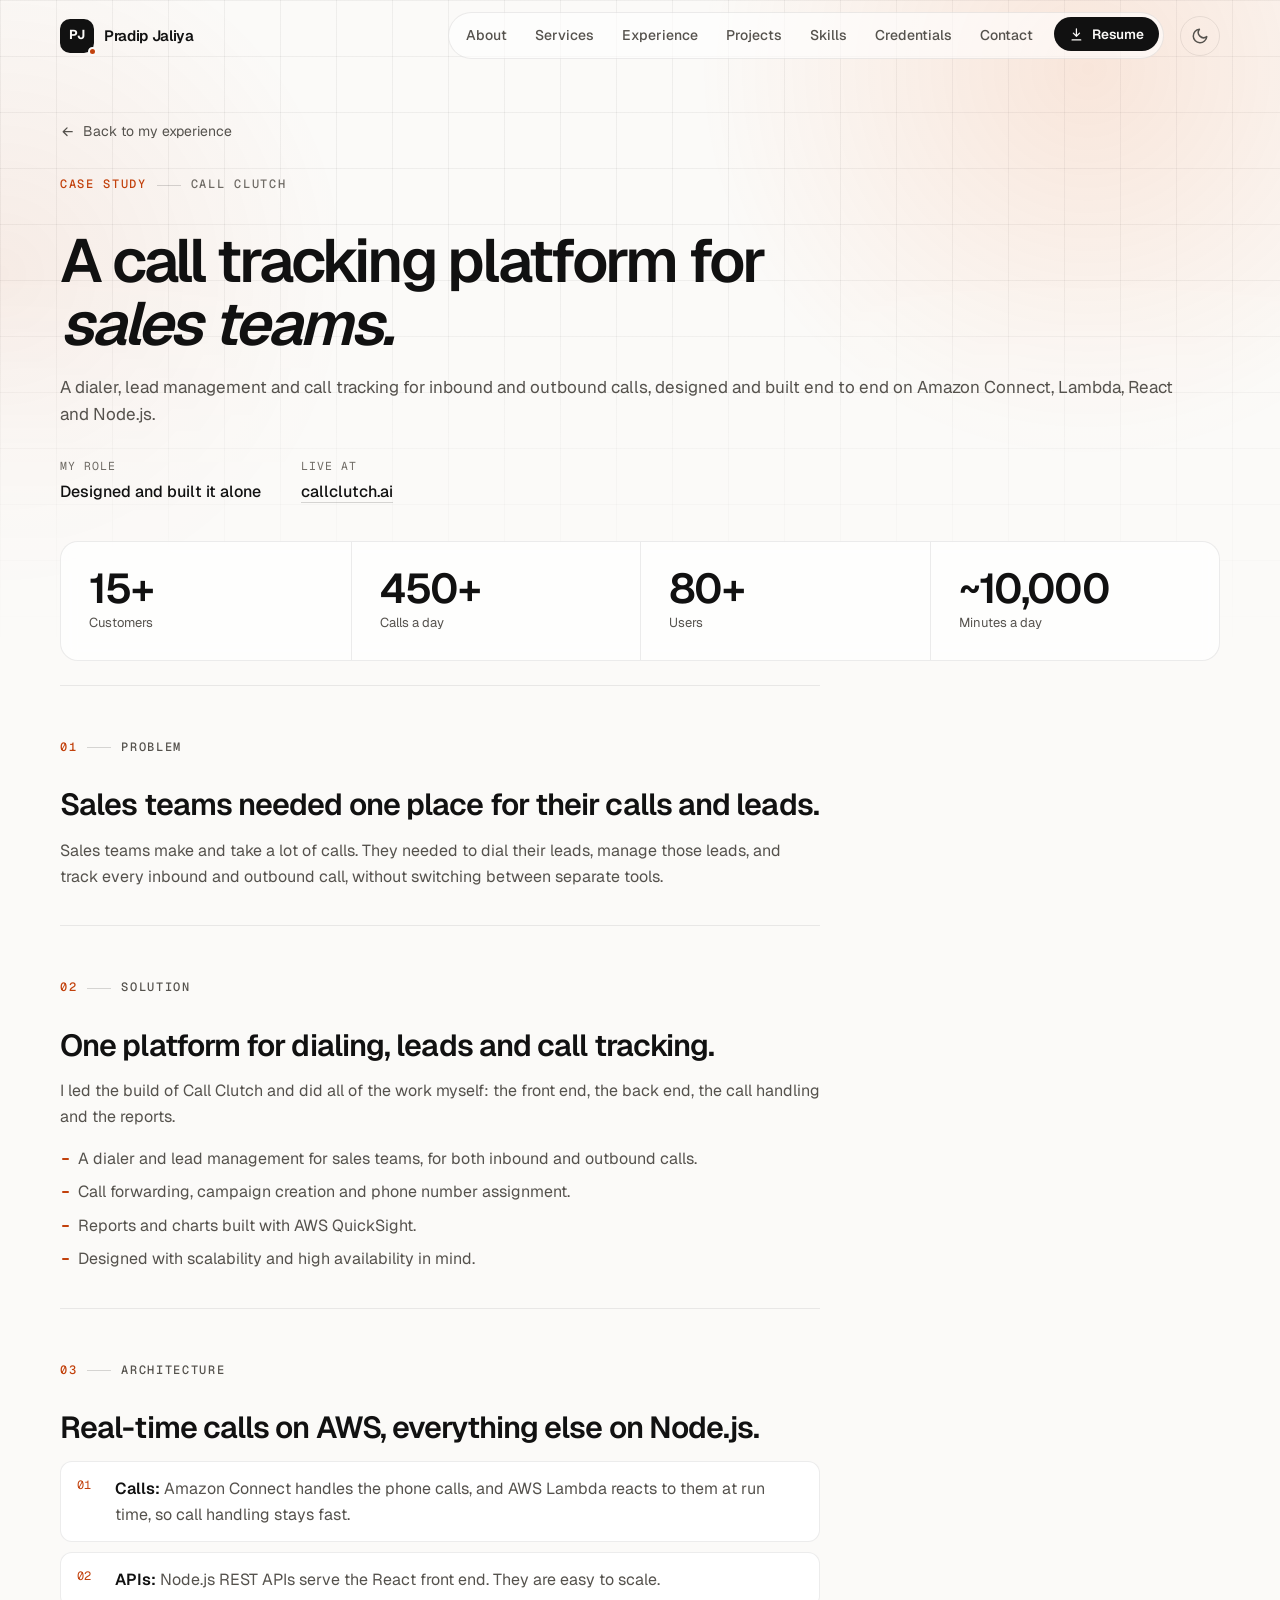
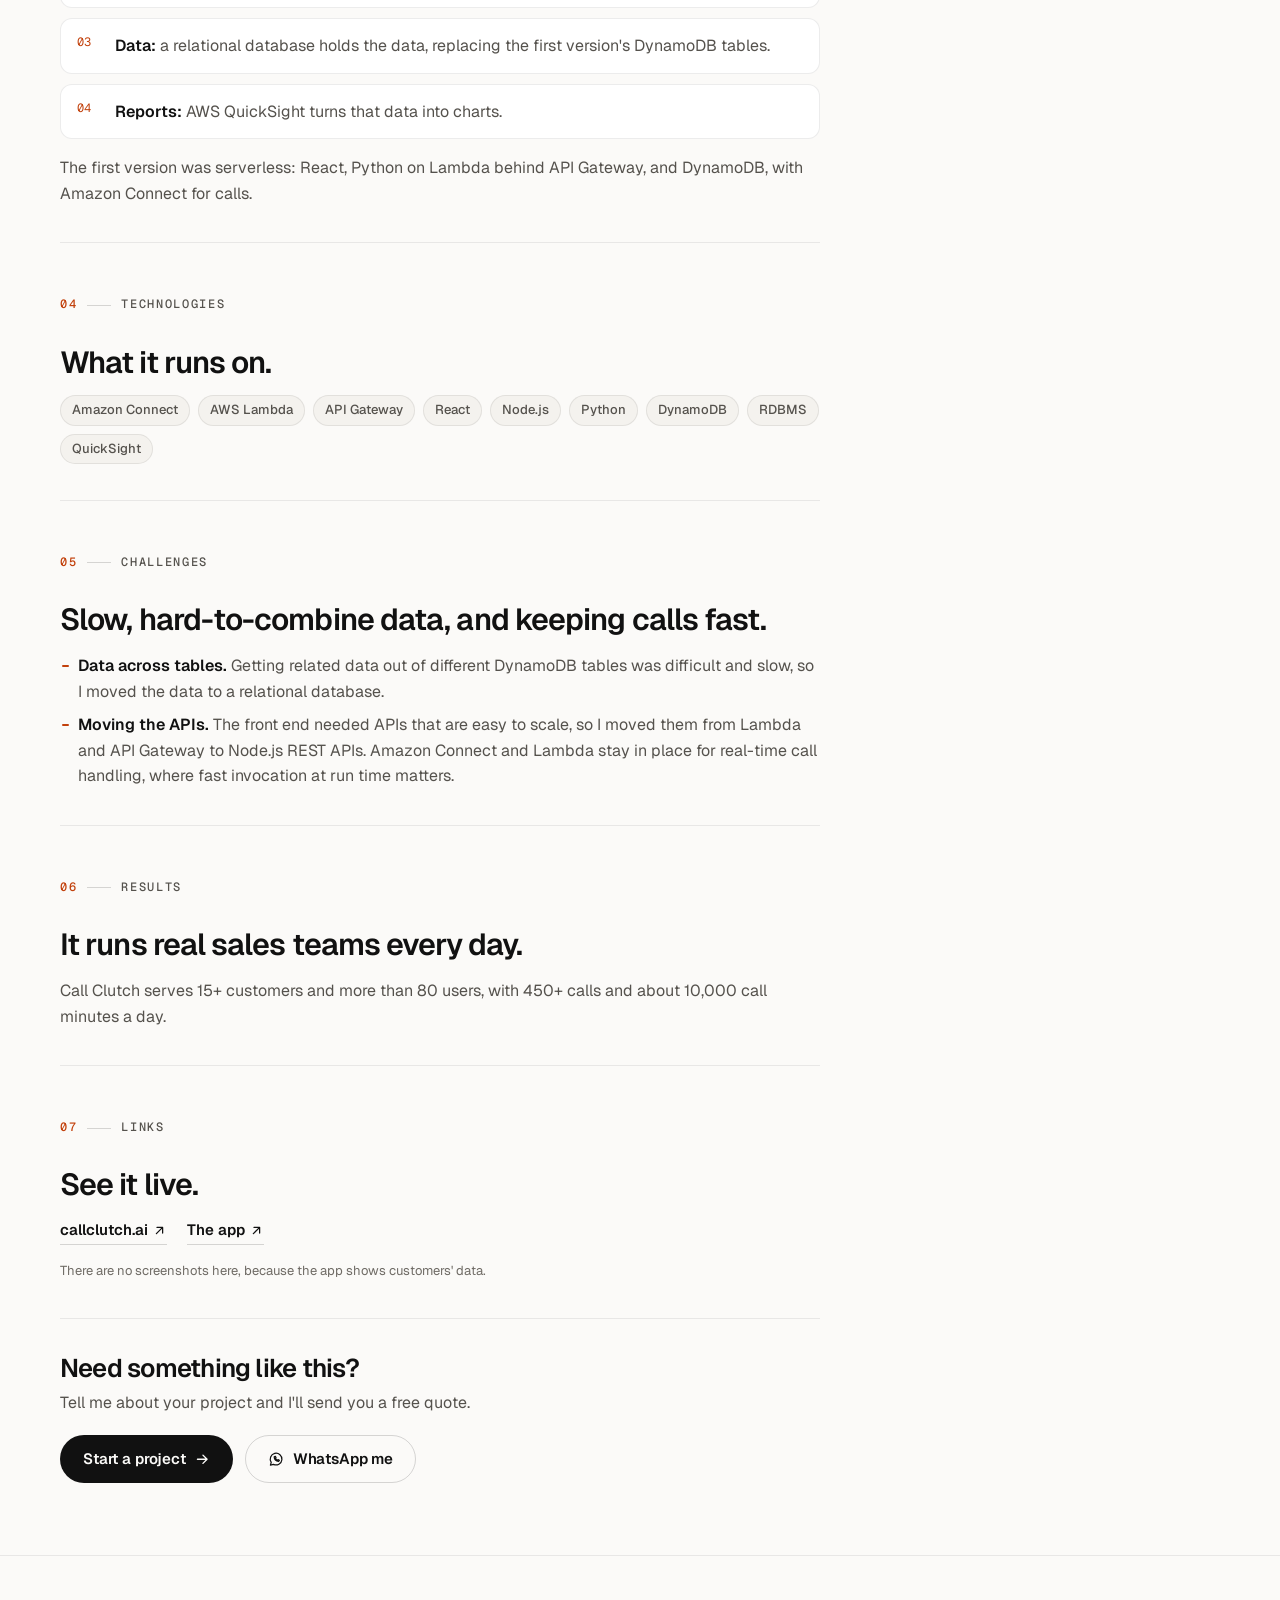
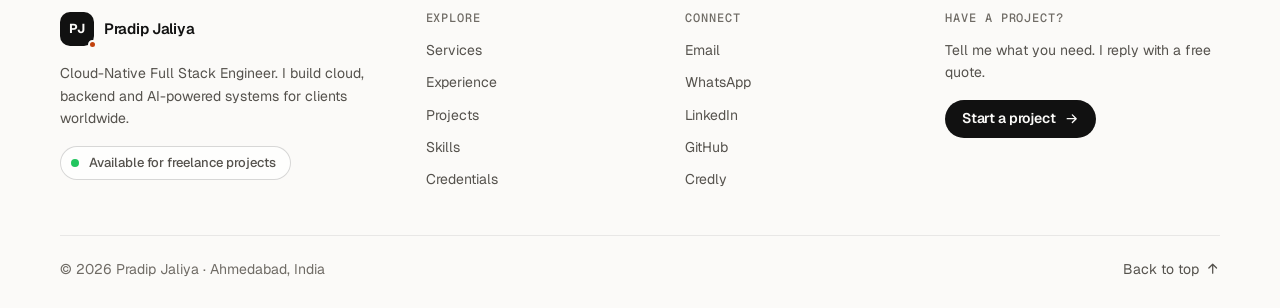
<file: case-studies/call-clutch.html>
<!doctype html>
<html lang="en">
<head>
  <meta charset="utf-8">
  <meta name="viewport" content="width=device-width, initial-scale=1">
  <title>Call Clutch case study | Pradip Jaliya</title>
  <meta name="description" content="Case study: Call Clutch, a call tracking, dialer and lead management platform for sales teams, designed and built end to end by Pradip Jaliya on Amazon Connect, Lambda, React and Node.js.">
  <link rel="canonical" href="https://pradipdj432.github.io/portfolio/case-studies/call-clutch.html">
  <meta name="theme-color" content="#09090b" media="(prefers-color-scheme: dark)">
  <meta name="theme-color" content="#fbfaf8" media="(prefers-color-scheme: light)">
  <meta property="og:type" content="article">
  <meta property="og:url" content="https://pradipdj432.github.io/portfolio/case-studies/call-clutch.html">
  <meta property="og:title" content="Call Clutch case study | Pradip Jaliya">
  <meta property="og:description" content="A call tracking, dialer and lead management platform for sales teams, built end to end on Amazon Connect, Lambda, React and Node.js.">
  <meta property="og:image" content="https://pradipdj432.github.io/portfolio/images/og-image.jpg">
  <meta name="twitter:card" content="summary_large_image">
  <link rel="icon" href="../images/favicon.svg" type="image/svg+xml">
  <link rel="apple-touch-icon" href="../images/apple-touch-icon.png">
  <link rel="preconnect" href="https://fonts.googleapis.com">
  <link rel="preconnect" href="https://fonts.gstatic.com" crossorigin>
  <link rel="stylesheet" href="https://fonts.googleapis.com/css2?family=Geist:wght@400;500;600;700&family=Geist+Mono:wght@400;500&family=Instrument+Serif:ital@0;1&display=swap">
  <link rel="stylesheet" href="../css/style.css">
  <script>
    document.documentElement.classList.add("js");
    try {
      var savedTheme = localStorage.getItem("theme");
      if (savedTheme === "light" || savedTheme === "dark") document.documentElement.dataset.theme = savedTheme;
    } catch (e) {}
  </script>
  <script src="../js/config.js" defer></script>
  <script src="../js/common.js" defer></script>
</head>
<body>
  <!-- Icons: same set as the home page -->
  <svg class="sprite" aria-hidden="true" focusable="false">
    <symbol id="i-arrow-right" viewBox="0 0 24 24"><path d="M5 12h14M13 6l6 6-6 6" fill="none" stroke="currentColor" stroke-width="2" stroke-linecap="round" stroke-linejoin="round"/></symbol>
    <symbol id="i-arrow-up-right" viewBox="0 0 24 24"><path d="M7 17 17 7M8 7h9v9" fill="none" stroke="currentColor" stroke-width="2" stroke-linecap="round" stroke-linejoin="round"/></symbol>
    <symbol id="i-arrow-up" viewBox="0 0 24 24"><path d="M12 19V5M6 11l6-6 6 6" fill="none" stroke="currentColor" stroke-width="2" stroke-linecap="round" stroke-linejoin="round"/></symbol>
    <symbol id="i-download" viewBox="0 0 24 24"><path d="M12 3v12M7 10l5 5 5-5M5 21h14" fill="none" stroke="currentColor" stroke-width="2" stroke-linecap="round" stroke-linejoin="round"/></symbol>
    <symbol id="i-mail" viewBox="0 0 24 24"><g fill="none" stroke="currentColor" stroke-width="2" stroke-linecap="round" stroke-linejoin="round"><rect x="2" y="4" width="20" height="16" rx="2"/><path d="m22 7-10 6L2 7"/></g></symbol>
    <symbol id="i-phone" viewBox="0 0 24 24"><path d="M22 16.9v3a2 2 0 0 1-2.2 2 19.8 19.8 0 0 1-8.6-3.1 19.5 19.5 0 0 1-6-6A19.8 19.8 0 0 1 2.1 4.2 2 2 0 0 1 4.1 2h3a2 2 0 0 1 2 1.7c.1.9.4 1.8.7 2.7a2 2 0 0 1-.5 2.1L8 9.8a16 16 0 0 0 6 6l1.3-1.3a2 2 0 0 1 2.1-.4c.9.3 1.8.6 2.7.7a2 2 0 0 1 1.7 2z" fill="none" stroke="currentColor" stroke-width="2" stroke-linecap="round" stroke-linejoin="round"/></symbol>
    <symbol id="i-copy" viewBox="0 0 24 24"><g fill="none" stroke="currentColor" stroke-width="2" stroke-linecap="round" stroke-linejoin="round"><rect x="9" y="9" width="12" height="12" rx="2"/><path d="M5 15V5a2 2 0 0 1 2-2h10"/></g></symbol>
    <symbol id="i-check" viewBox="0 0 24 24"><path d="M20 6 9 17l-5-5" fill="none" stroke="currentColor" stroke-width="2" stroke-linecap="round" stroke-linejoin="round"/></symbol>
    <symbol id="i-sun" viewBox="0 0 24 24"><g fill="none" stroke="currentColor" stroke-width="2" stroke-linecap="round"><circle cx="12" cy="12" r="4"/><path d="M12 2v2M12 20v2M4.9 4.9l1.4 1.4M17.7 17.7l1.4 1.4M2 12h2M20 12h2M4.9 19.1l1.4-1.4M17.7 6.3l1.4-1.4"/></g></symbol>
    <symbol id="i-moon" viewBox="0 0 24 24"><path d="M21 12.8A9 9 0 1 1 11.2 3a7 7 0 0 0 9.8 9.8z" fill="none" stroke="currentColor" stroke-width="2" stroke-linecap="round" stroke-linejoin="round"/></symbol>
    <symbol id="i-menu" viewBox="0 0 24 24"><path d="M4 7h16M4 12h16M4 17h16" fill="none" stroke="currentColor" stroke-width="2" stroke-linecap="round"/></symbol>
    <symbol id="i-close" viewBox="0 0 24 24"><path d="M18 6 6 18M6 6l12 12" fill="none" stroke="currentColor" stroke-width="2" stroke-linecap="round"/></symbol>
    <symbol id="i-spark" viewBox="0 0 24 24"><g fill="none" stroke="currentColor" stroke-width="1.8" stroke-linejoin="round"><path d="M11 3l2.1 5.6L18.7 11l-5.6 2.1L11 19l-2.1-5.9L3.3 11l5.6-2.4z"/><path d="M19 15.5l.8 2 2 .8-2 .8-.8 2-.8-2-2-.8 2-.8z"/></g></symbol>
    <symbol id="i-cloud" viewBox="0 0 24 24"><path d="M17.5 19a4.5 4.5 0 1 0-1.4-8.8A6 6 0 0 0 4.3 12.6 3.5 3.5 0 0 0 6.5 19z" fill="none" stroke="currentColor" stroke-width="1.8" stroke-linecap="round" stroke-linejoin="round"/></symbol>
    <symbol id="i-layers" viewBox="0 0 24 24"><g fill="none" stroke="currentColor" stroke-width="1.8" stroke-linecap="round" stroke-linejoin="round"><path d="m12 2 10 5-10 5L2 7z"/><path d="m2 17 10 5 10-5"/><path d="m2 12 10 5 10-5"/></g></symbol>
    <symbol id="i-code" viewBox="0 0 24 24"><path d="m16 18 6-6-6-6M8 6l-6 6 6 6" fill="none" stroke="currentColor" stroke-width="2" stroke-linecap="round" stroke-linejoin="round"/></symbol>
    <symbol id="i-award" viewBox="0 0 24 24"><g fill="none" stroke="currentColor" stroke-width="1.8" stroke-linecap="round" stroke-linejoin="round"><circle cx="12" cy="8" r="6"/><path d="M8.2 13.2 7 22l5-3 5 3-1.2-8.8"/></g></symbol>
    <symbol id="i-graduation" viewBox="0 0 24 24"><g fill="none" stroke="currentColor" stroke-width="1.8" stroke-linecap="round" stroke-linejoin="round"><path d="M22 10 12 5 2 10l10 5z"/><path d="M6 12v5c3 2 9 2 12 0v-5"/></g></symbol>
    <symbol id="i-book" viewBox="0 0 24 24"><g fill="none" stroke="currentColor" stroke-width="1.8" stroke-linecap="round" stroke-linejoin="round"><path d="M4 19.5A2.5 2.5 0 0 1 6.5 17H20V3H6.5A2.5 2.5 0 0 0 4 5.5z"/><path d="M4 19.5A2.5 2.5 0 0 0 6.5 22H20v-5"/></g></symbol>
    <symbol id="i-trophy" viewBox="0 0 24 24"><g fill="none" stroke="currentColor" stroke-width="1.8" stroke-linecap="round" stroke-linejoin="round"><path d="M8 21h8M12 17v4M7 4h10v5a5 5 0 0 1-10 0z"/><path d="M17 5h3v2a3 3 0 0 1-3 3M7 5H4v2a3 3 0 0 0 3 3"/></g></symbol>
    <symbol id="i-car" viewBox="0 0 24 24"><g fill="none" stroke="currentColor" stroke-width="1.8" stroke-linecap="round" stroke-linejoin="round"><path d="M5 17H3v-5l2-5h14l2 5v5h-2"/><path d="M3 12h18"/><circle cx="7.5" cy="17" r="2"/><circle cx="16.5" cy="17" r="2"/></g></symbol>
    <symbol id="i-chart" viewBox="0 0 24 24"><g fill="none" stroke="currentColor" stroke-width="1.8" stroke-linecap="round" stroke-linejoin="round"><path d="M3 3v18h18"/><path d="m7 15 4-4 3 3 6-7"/></g></symbol>
    <symbol id="i-scoreboard" viewBox="0 0 24 24"><g fill="none" stroke="currentColor" stroke-width="1.8" stroke-linecap="round" stroke-linejoin="round"><rect x="3" y="5" width="18" height="12" rx="2"/><path d="M12 5v12M7 9v4M16 9h2v2h-2v2h2M9 21h6"/></g></symbol>
    <symbol id="i-globe" viewBox="0 0 24 24"><g fill="none" stroke="currentColor" stroke-width="1.8" stroke-linecap="round" stroke-linejoin="round"><circle cx="12" cy="12" r="9"/><path d="M3 12h18M12 3c2.5 2.7 3.8 5.7 3.8 9s-1.3 6.3-3.8 9c-2.5-2.7-3.8-5.7-3.8-9S9.5 5.7 12 3z"/></g></symbol>
    <symbol id="i-briefcase" viewBox="0 0 24 24"><g fill="none" stroke="currentColor" stroke-width="1.8" stroke-linecap="round" stroke-linejoin="round"><rect x="3" y="7" width="18" height="13" rx="2"/><path d="M8 7V5a2 2 0 0 1 2-2h4a2 2 0 0 1 2 2v2M3 13h18"/></g></symbol>
    <symbol id="i-whatsapp" viewBox="0 0 24 24"><g fill="none" stroke="currentColor" stroke-width="1.8" stroke-linecap="round" stroke-linejoin="round"><path d="M3.5 20.5l1.2-4A8.5 8.5 0 1 1 8 19.4z"/><path d="M9 8.6c.2 3.2 3 6.1 6.4 6.4l1.1-1.4-2-1-.9.9c-1.1-.5-2.3-1.7-2.8-2.8l.9-.9-1-2z"/></g></symbol>
    <symbol id="i-github" viewBox="0 0 24 24"><path fill="currentColor" d="M12 .5a11.5 11.5 0 0 0-3.6 22.4c.6.1.8-.3.8-.6v-2c-3.2.7-3.9-1.5-3.9-1.5-.5-1.3-1.3-1.7-1.3-1.7-1-.7.1-.7.1-.7 1.2.1 1.8 1.2 1.8 1.2 1 1.8 2.8 1.3 3.5 1 .1-.8.4-1.3.7-1.6-2.6-.3-5.3-1.3-5.3-5.7 0-1.3.5-2.3 1.2-3.1-.1-.3-.5-1.5.1-3.1 0 0 1-.3 3.2 1.2a11 11 0 0 1 5.8 0c2.2-1.5 3.2-1.2 3.2-1.2.6 1.6.2 2.8.1 3.1.8.8 1.2 1.9 1.2 3.1 0 4.4-2.7 5.4-5.3 5.7.4.4.8 1.1.8 2.2v3.3c0 .3.2.7.8.6A11.5 11.5 0 0 0 12 .5z"/></symbol>
    <symbol id="i-linkedin" viewBox="0 0 24 24"><path fill="currentColor" d="M20.4 20.5h-3.6v-5.6c0-1.3 0-3-1.8-3s-2.1 1.4-2.1 2.9v5.7H9.3V9h3.4v1.6h.1c.5-.9 1.6-1.8 3.4-1.8 3.6 0 4.3 2.4 4.3 5.5v6.2zM5.3 7.4a2.1 2.1 0 1 1 0-4.2 2.1 2.1 0 0 1 0 4.2zM7.1 20.5H3.5V9h3.6v11.5zM22.2 0H1.8C.8 0 0 .8 0 1.7v20.6c0 .9.8 1.7 1.8 1.7h20.4c1 0 1.8-.8 1.8-1.7V1.7C24 .8 23.2 0 22.2 0z"/></symbol>
  </svg>
  <a class="skip-link" href="#main">Skip to content</a>

  <header class="site-header" id="site-header">
    <div class="container header-inner">
      <a class="brand" href="../" aria-label="Pradip Jaliya, back to top">
        <span class="brand-mark" aria-hidden="true">PJ</span>
        <span class="brand-name">Pradip Jaliya</span>
      </a>
      <nav class="nav" id="site-nav" aria-label="Main">
        <a href="../#about">About</a>
        <a href="../#services">Services</a>
        <a href="../#experience">Experience</a>
        <a href="../#projects">Projects</a>
        <a href="../#skills">Skills</a>
        <a href="../#credentials">Credentials</a>
        <a href="../#contact">Contact</a>
        <a class="button button-small nav-resume" data-resume href="../#contact"><svg aria-hidden="true" class="icon"><use href="#i-download"></use></svg>Resume</a>
      </nav>
      <div class="header-actions">
        <button class="icon-button theme-toggle" type="button" aria-label="Switch to light theme">
          <svg aria-hidden="true" class="icon icon-sun"><use href="#i-sun"></use></svg>
          <svg aria-hidden="true" class="icon icon-moon"><use href="#i-moon"></use></svg>
        </button>
        <button class="icon-button nav-toggle" type="button" aria-expanded="false" aria-controls="site-nav" aria-label="Open menu">
          <svg aria-hidden="true" class="icon icon-menu"><use href="#i-menu"></use></svg>
          <svg aria-hidden="true" class="icon icon-close"><use href="#i-close"></use></svg>
        </button>
      </div>
    </div>
  </header>

  <main id="main">
    <section class="section case-intro" aria-labelledby="case-title">
      <div class="hero-bg" aria-hidden="true"></div>
      <div class="container">
        <a class="case-back" href="../#experience"><svg aria-hidden="true" class="icon icon-flip"><use href="#i-arrow-right"></use></svg>Back to my experience</a>
        <p class="eyebrow"><span>Case study</span>Call Clutch</p>
        <h1 id="case-title">A call tracking platform for <em>sales teams.</em></h1>
        <p class="section-lede">A dialer, lead management and call tracking for inbound and outbound calls, designed and built end to end on Amazon Connect, Lambda, React and Node.js.</p>
        <dl class="case-meta">
          <div><dt>My role</dt><dd>Designed and built it alone</dd></div>
          <div><dt>Live at</dt><dd><a href="https://callclutch.ai/" target="_blank" rel="noopener">callclutch.ai</a></dd></div>
        </dl>
        <dl class="stats case-stats">
          <div><dt>Customers</dt><dd>15+</dd></div>
          <div><dt>Calls a day</dt><dd>450+</dd></div>
          <div><dt>Users</dt><dd>80+</dd></div>
          <div><dt>Minutes a day</dt><dd>~10,000</dd></div>
        </dl>
      </div>
    </section>

    <section class="section case-body" aria-label="Case study details">
      <div class="container">
        <article class="case-block reveal">
          <p class="eyebrow"><span>01</span>Problem</p>
          <h2>Sales teams needed one place for their calls and leads.</h2>
          <p>Sales teams make and take a lot of calls. They needed to dial their leads, manage those leads, and track every inbound and outbound call, without switching between separate tools.</p>
        </article>

        <article class="case-block reveal">
          <p class="eyebrow"><span>02</span>Solution</p>
          <h2>One platform for dialing, leads and call tracking.</h2>
          <p>I led the build of Call Clutch and did all of the work myself: the front end, the back end, the call handling and the reports.</p>
          <ul class="points">
            <li>A dialer and lead management for sales teams, for both inbound and outbound calls.</li>
            <li>Call forwarding, campaign creation and phone number assignment.</li>
            <li>Reports and charts built with AWS QuickSight.</li>
            <li>Designed with scalability and high availability in mind.</li>
          </ul>
        </article>

        <article class="case-block reveal">
          <p class="eyebrow"><span>03</span>Architecture</p>
          <h2>Real-time calls on AWS, everything else on Node.js.</h2>
          <ol class="case-flow">
            <li><strong>Calls:</strong> Amazon Connect handles the phone calls, and AWS Lambda reacts to them at run time, so call handling stays fast.</li>
            <li><strong>APIs:</strong> Node.js REST APIs serve the React front end. They are easy to scale.</li>
            <li><strong>Data:</strong> a relational database holds the data, replacing the first version's DynamoDB tables.</li>
            <li><strong>Reports:</strong> AWS QuickSight turns that data into charts.</li>
          </ol>
          <p>The first version was serverless: React, Python on Lambda behind API Gateway, and DynamoDB, with Amazon Connect for calls.</p>
        </article>

        <article class="case-block reveal">
          <p class="eyebrow"><span>04</span>Technologies</p>
          <h2>What it runs on.</h2>
          <ul class="tags"><li>Amazon Connect</li><li>AWS Lambda</li><li>API Gateway</li><li>React</li><li>Node.js</li><li>Python</li><li>DynamoDB</li><li>RDBMS</li><li>QuickSight</li></ul>
        </article>

        <article class="case-block reveal">
          <p class="eyebrow"><span>05</span>Challenges</p>
          <h2>Slow, hard-to-combine data, and keeping calls fast.</h2>
          <ul class="points">
            <li><strong>Data across tables.</strong> Getting related data out of different DynamoDB tables was difficult and slow, so I moved the data to a relational database.</li>
            <li><strong>Moving the APIs.</strong> The front end needed APIs that are easy to scale, so I moved them from Lambda and API Gateway to Node.js REST APIs. Amazon Connect and Lambda stay in place for real-time call handling, where fast invocation at run time matters.</li>
          </ul>
        </article>

        <article class="case-block reveal">
          <p class="eyebrow"><span>06</span>Results</p>
          <h2>It runs real sales teams every day.</h2>
          <p>Call Clutch serves 15+ customers and more than 80 users, with 450+ calls and about 10,000 call minutes a day.</p>
        </article>

        <article class="case-block reveal">
          <p class="eyebrow"><span>07</span>Links</p>
          <h2>See it live.</h2>
          <p class="project-links">
            <a href="https://callclutch.ai/" target="_blank" rel="noopener">callclutch.ai<svg aria-hidden="true" class="icon"><use href="#i-arrow-up-right"></use></svg></a>
            <a href="https://app.callclutch.ai/" target="_blank" rel="noopener">The app<svg aria-hidden="true" class="icon"><use href="#i-arrow-up-right"></use></svg></a>
          </p>
          <p class="case-note">There are no screenshots here, because the app shows customers' data.</p>
        </article>

        <div class="case-cta reveal">
          <h2>Need something like this?</h2>
          <p>Tell me about your project and I'll send you a free quote.</p>
          <div class="button-row">
            <a class="button" href="../#inquiry">Start a project<svg aria-hidden="true" class="icon icon-shift"><use href="#i-arrow-right"></use></svg></a>
            <a class="button button-ghost" data-whatsapp href="../#contact" target="_blank" rel="noopener"><svg aria-hidden="true" class="icon"><use href="#i-whatsapp"></use></svg>WhatsApp me</a>
          </div>
        </div>
      </div>
    </section>
  </main>

  <footer class="site-footer">
    <div class="container">
      <div class="footer-grid">
        <div class="footer-about">
          <a class="brand" href="../#top" aria-label="Pradip Jaliya, back to top">
            <span class="brand-mark" aria-hidden="true">PJ</span>
            <span class="brand-name">Pradip Jaliya</span>
          </a>
          <p class="footer-text">Cloud-Native Full Stack Engineer. I build cloud, backend and AI-powered systems for clients worldwide.</p>
          <p class="pill"><span class="pulse" aria-hidden="true"></span>Available for freelance projects</p>
        </div>
        <nav class="footer-col" aria-label="Footer">
          <h2 class="footer-title">Explore</h2>
          <ul>
            <li><a href="../#services">Services</a></li>
            <li><a href="../#experience">Experience</a></li>
            <li><a href="../#projects">Projects</a></li>
            <li><a href="../#skills">Skills</a></li>
            <li><a href="../#credentials">Credentials</a></li>
          </ul>
        </nav>
        <div class="footer-col">
          <h2 class="footer-title">Connect</h2>
          <ul>
            <li><a data-email href="../#contact">Email</a></li>
            <li><a data-whatsapp href="../#contact" target="_blank" rel="noopener">WhatsApp</a></li>
            <li><a data-link="linkedin" href="../#contact" target="_blank" rel="noopener">LinkedIn</a></li>
            <li><a data-link="github" href="../#contact" target="_blank" rel="noopener">GitHub</a></li>
            <li><a data-link="credly" href="../#contact" target="_blank" rel="noopener">Credly</a></li>
          </ul>
        </div>
        <div class="footer-col footer-cta">
          <h2 class="footer-title">Have a project?</h2>
          <p class="footer-text">Tell me what you need. I reply with a free quote.</p>
          <a class="button button-small" href="../#inquiry">Start a project<svg aria-hidden="true" class="icon"><use href="#i-arrow-right"></use></svg></a>
        </div>
      </div>
      <div class="footer-bottom">
        <p>© <span data-year>2026</span> Pradip Jaliya · Ahmedabad, India</p>
        <a class="back-to-top" href="#top">Back to top<svg aria-hidden="true" class="icon"><use href="#i-arrow-up"></use></svg></a>
      </div>
    </div>
  </footer>

  <div class="toast" role="status" aria-live="polite"></div>
</body>
</html>
</file>
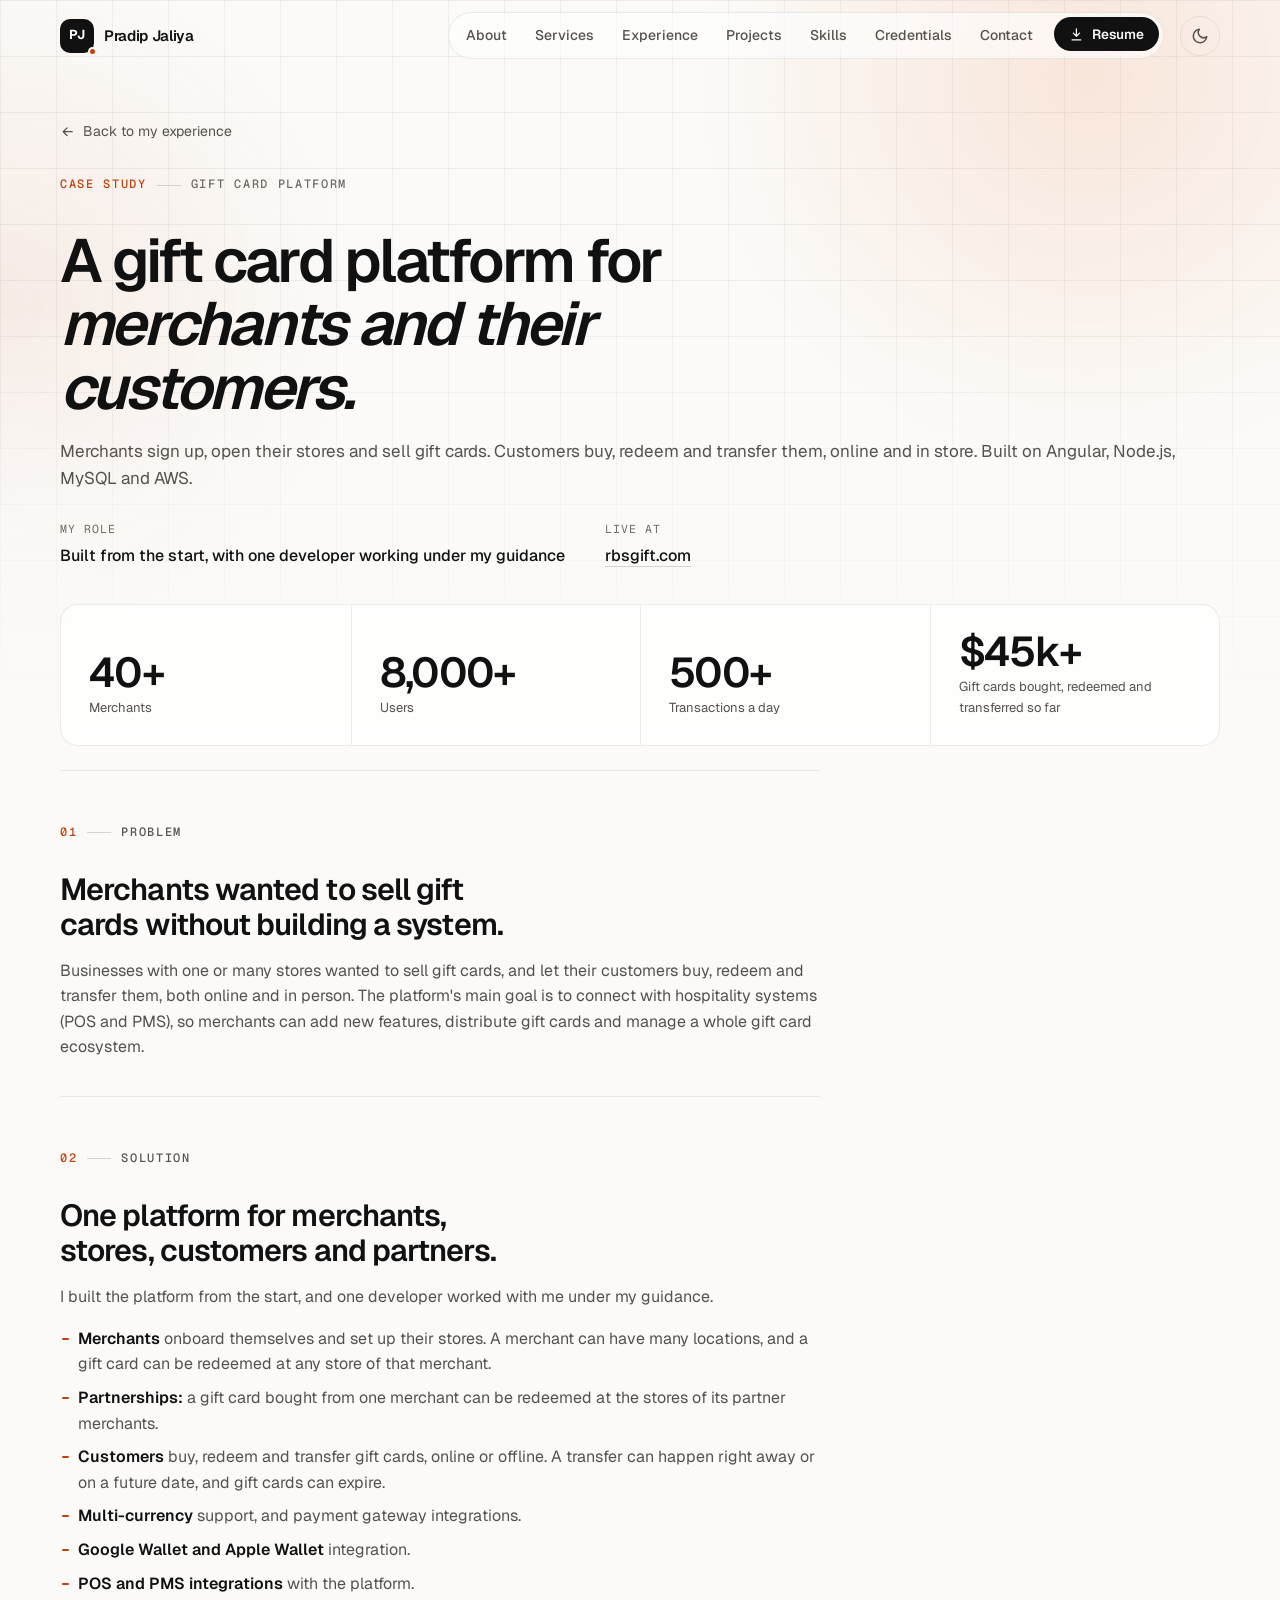
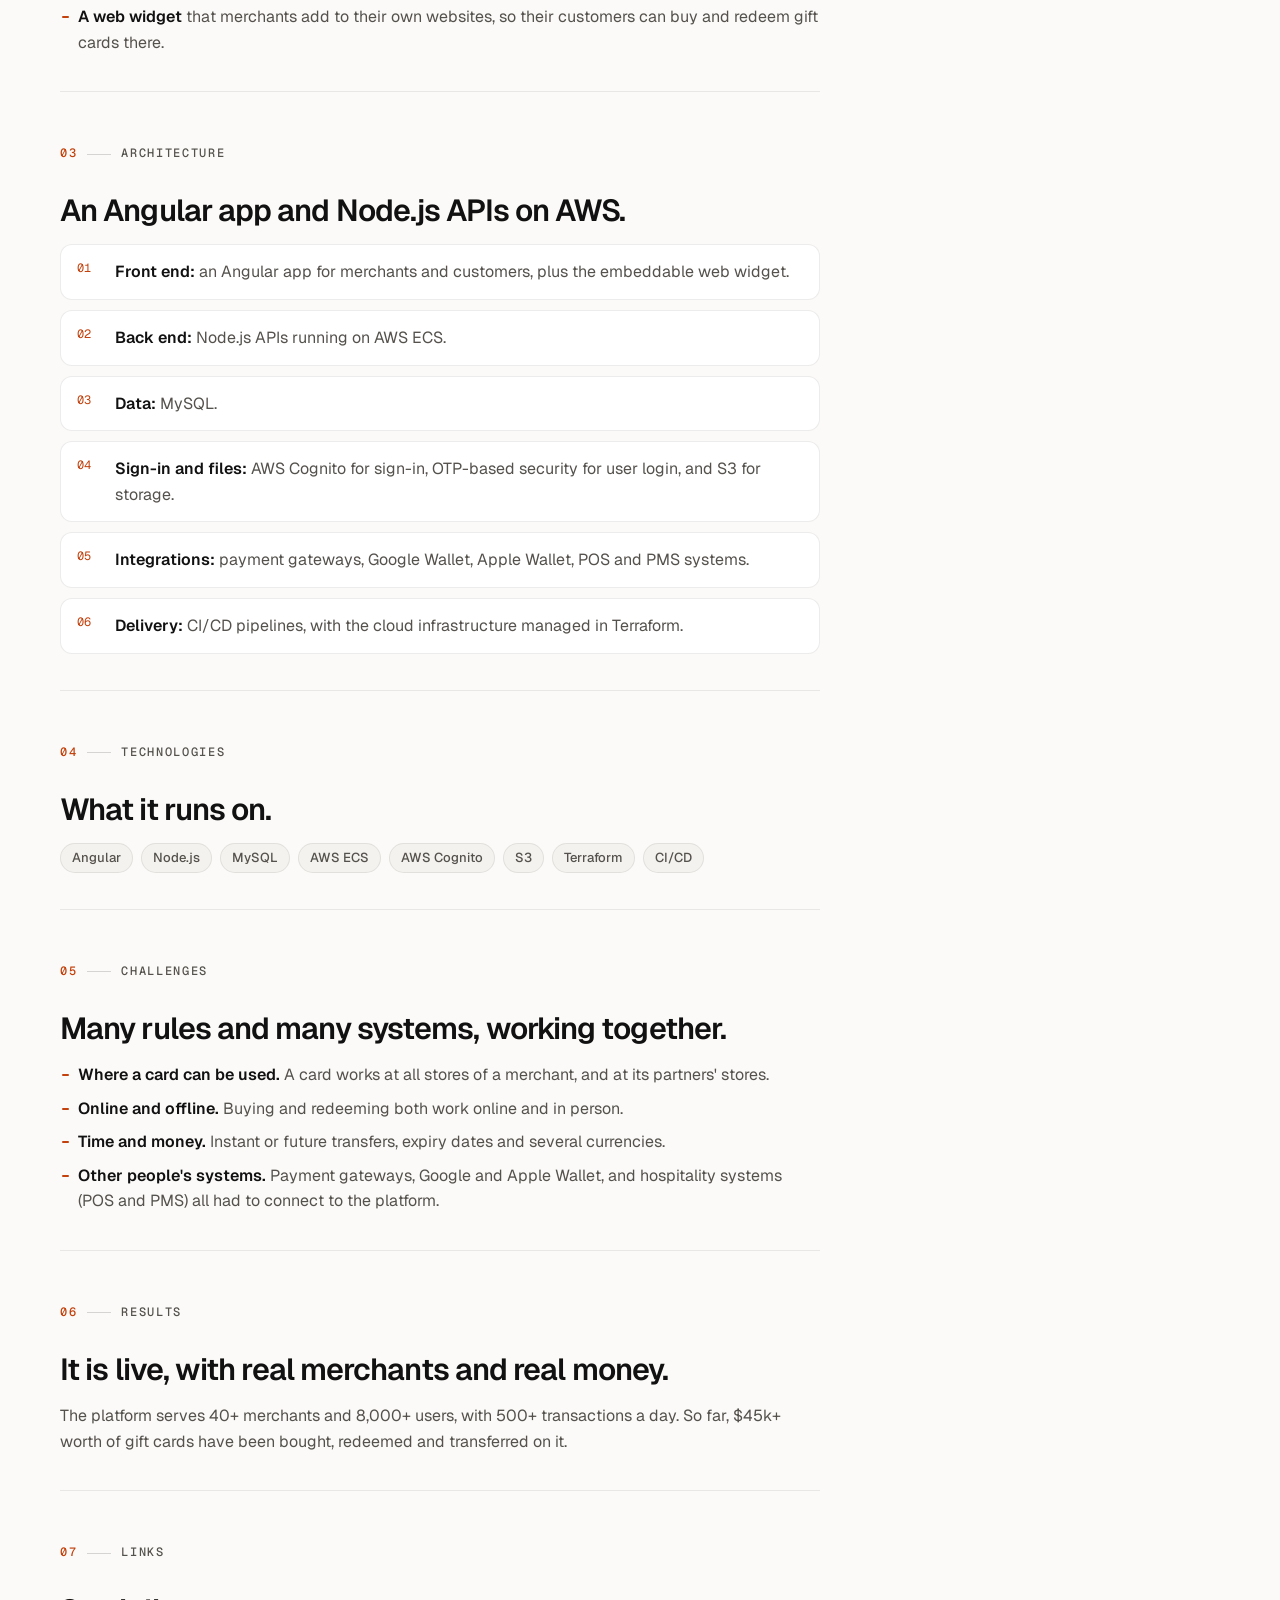
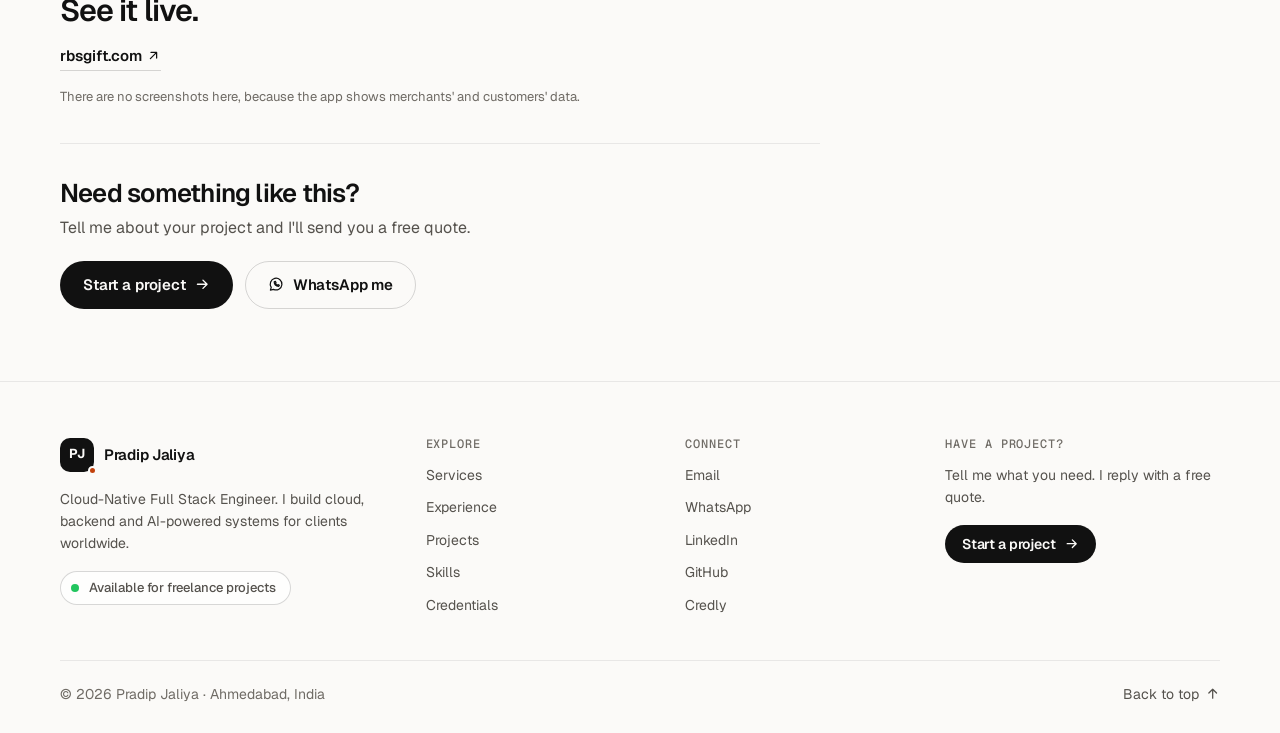
<file: case-studies/gift-card-platform.html>
<!doctype html>
<html lang="en">
<head>
  <meta charset="utf-8">
  <meta name="viewport" content="width=device-width, initial-scale=1">
  <title>Gift card platform case study | Pradip Jaliya</title>
  <meta name="description" content="Case study: a gift card platform where merchants sell, and customers buy, redeem and transfer gift cards online and in store, with POS, PMS, wallet and payment integrations. Built on Angular, Node.js, MySQL and AWS.">
  <link rel="canonical" href="https://pradipdj432.github.io/portfolio/case-studies/gift-card-platform.html">
  <meta name="theme-color" content="#09090b" media="(prefers-color-scheme: dark)">
  <meta name="theme-color" content="#fbfaf8" media="(prefers-color-scheme: light)">
  <meta property="og:type" content="article">
  <meta property="og:url" content="https://pradipdj432.github.io/portfolio/case-studies/gift-card-platform.html">
  <meta property="og:title" content="Gift card platform case study | Pradip Jaliya">
  <meta property="og:description" content="A multi-merchant gift card platform with POS, PMS, wallet and payment integrations, built on Angular, Node.js, MySQL and AWS.">
  <meta property="og:image" content="https://pradipdj432.github.io/portfolio/images/og-image.jpg">
  <meta name="twitter:card" content="summary_large_image">
  <link rel="icon" href="../images/favicon.svg" type="image/svg+xml">
  <link rel="apple-touch-icon" href="../images/apple-touch-icon.png">
  <link rel="preconnect" href="https://fonts.googleapis.com">
  <link rel="preconnect" href="https://fonts.gstatic.com" crossorigin>
  <link rel="stylesheet" href="https://fonts.googleapis.com/css2?family=Geist:wght@400;500;600;700&family=Geist+Mono:wght@400;500&family=Instrument+Serif:ital@0;1&display=swap">
  <link rel="stylesheet" href="../css/style.css">
  <script>
    document.documentElement.classList.add("js");
    try {
      var savedTheme = localStorage.getItem("theme");
      if (savedTheme === "light" || savedTheme === "dark") document.documentElement.dataset.theme = savedTheme;
    } catch (e) {}
  </script>
  <script src="../js/config.js" defer></script>
  <script src="../js/common.js" defer></script>
</head>
<body>
  <!-- Icons: same set as the home page -->
  <svg class="sprite" aria-hidden="true" focusable="false">
    <symbol id="i-arrow-right" viewBox="0 0 24 24"><path d="M5 12h14M13 6l6 6-6 6" fill="none" stroke="currentColor" stroke-width="2" stroke-linecap="round" stroke-linejoin="round"/></symbol>
    <symbol id="i-arrow-up-right" viewBox="0 0 24 24"><path d="M7 17 17 7M8 7h9v9" fill="none" stroke="currentColor" stroke-width="2" stroke-linecap="round" stroke-linejoin="round"/></symbol>
    <symbol id="i-arrow-up" viewBox="0 0 24 24"><path d="M12 19V5M6 11l6-6 6 6" fill="none" stroke="currentColor" stroke-width="2" stroke-linecap="round" stroke-linejoin="round"/></symbol>
    <symbol id="i-download" viewBox="0 0 24 24"><path d="M12 3v12M7 10l5 5 5-5M5 21h14" fill="none" stroke="currentColor" stroke-width="2" stroke-linecap="round" stroke-linejoin="round"/></symbol>
    <symbol id="i-mail" viewBox="0 0 24 24"><g fill="none" stroke="currentColor" stroke-width="2" stroke-linecap="round" stroke-linejoin="round"><rect x="2" y="4" width="20" height="16" rx="2"/><path d="m22 7-10 6L2 7"/></g></symbol>
    <symbol id="i-phone" viewBox="0 0 24 24"><path d="M22 16.9v3a2 2 0 0 1-2.2 2 19.8 19.8 0 0 1-8.6-3.1 19.5 19.5 0 0 1-6-6A19.8 19.8 0 0 1 2.1 4.2 2 2 0 0 1 4.1 2h3a2 2 0 0 1 2 1.7c.1.9.4 1.8.7 2.7a2 2 0 0 1-.5 2.1L8 9.8a16 16 0 0 0 6 6l1.3-1.3a2 2 0 0 1 2.1-.4c.9.3 1.8.6 2.7.7a2 2 0 0 1 1.7 2z" fill="none" stroke="currentColor" stroke-width="2" stroke-linecap="round" stroke-linejoin="round"/></symbol>
    <symbol id="i-copy" viewBox="0 0 24 24"><g fill="none" stroke="currentColor" stroke-width="2" stroke-linecap="round" stroke-linejoin="round"><rect x="9" y="9" width="12" height="12" rx="2"/><path d="M5 15V5a2 2 0 0 1 2-2h10"/></g></symbol>
    <symbol id="i-check" viewBox="0 0 24 24"><path d="M20 6 9 17l-5-5" fill="none" stroke="currentColor" stroke-width="2" stroke-linecap="round" stroke-linejoin="round"/></symbol>
    <symbol id="i-sun" viewBox="0 0 24 24"><g fill="none" stroke="currentColor" stroke-width="2" stroke-linecap="round"><circle cx="12" cy="12" r="4"/><path d="M12 2v2M12 20v2M4.9 4.9l1.4 1.4M17.7 17.7l1.4 1.4M2 12h2M20 12h2M4.9 19.1l1.4-1.4M17.7 6.3l1.4-1.4"/></g></symbol>
    <symbol id="i-moon" viewBox="0 0 24 24"><path d="M21 12.8A9 9 0 1 1 11.2 3a7 7 0 0 0 9.8 9.8z" fill="none" stroke="currentColor" stroke-width="2" stroke-linecap="round" stroke-linejoin="round"/></symbol>
    <symbol id="i-menu" viewBox="0 0 24 24"><path d="M4 7h16M4 12h16M4 17h16" fill="none" stroke="currentColor" stroke-width="2" stroke-linecap="round"/></symbol>
    <symbol id="i-close" viewBox="0 0 24 24"><path d="M18 6 6 18M6 6l12 12" fill="none" stroke="currentColor" stroke-width="2" stroke-linecap="round"/></symbol>
    <symbol id="i-spark" viewBox="0 0 24 24"><g fill="none" stroke="currentColor" stroke-width="1.8" stroke-linejoin="round"><path d="M11 3l2.1 5.6L18.7 11l-5.6 2.1L11 19l-2.1-5.9L3.3 11l5.6-2.4z"/><path d="M19 15.5l.8 2 2 .8-2 .8-.8 2-.8-2-2-.8 2-.8z"/></g></symbol>
    <symbol id="i-cloud" viewBox="0 0 24 24"><path d="M17.5 19a4.5 4.5 0 1 0-1.4-8.8A6 6 0 0 0 4.3 12.6 3.5 3.5 0 0 0 6.5 19z" fill="none" stroke="currentColor" stroke-width="1.8" stroke-linecap="round" stroke-linejoin="round"/></symbol>
    <symbol id="i-layers" viewBox="0 0 24 24"><g fill="none" stroke="currentColor" stroke-width="1.8" stroke-linecap="round" stroke-linejoin="round"><path d="m12 2 10 5-10 5L2 7z"/><path d="m2 17 10 5 10-5"/><path d="m2 12 10 5 10-5"/></g></symbol>
    <symbol id="i-code" viewBox="0 0 24 24"><path d="m16 18 6-6-6-6M8 6l-6 6 6 6" fill="none" stroke="currentColor" stroke-width="2" stroke-linecap="round" stroke-linejoin="round"/></symbol>
    <symbol id="i-award" viewBox="0 0 24 24"><g fill="none" stroke="currentColor" stroke-width="1.8" stroke-linecap="round" stroke-linejoin="round"><circle cx="12" cy="8" r="6"/><path d="M8.2 13.2 7 22l5-3 5 3-1.2-8.8"/></g></symbol>
    <symbol id="i-graduation" viewBox="0 0 24 24"><g fill="none" stroke="currentColor" stroke-width="1.8" stroke-linecap="round" stroke-linejoin="round"><path d="M22 10 12 5 2 10l10 5z"/><path d="M6 12v5c3 2 9 2 12 0v-5"/></g></symbol>
    <symbol id="i-book" viewBox="0 0 24 24"><g fill="none" stroke="currentColor" stroke-width="1.8" stroke-linecap="round" stroke-linejoin="round"><path d="M4 19.5A2.5 2.5 0 0 1 6.5 17H20V3H6.5A2.5 2.5 0 0 0 4 5.5z"/><path d="M4 19.5A2.5 2.5 0 0 0 6.5 22H20v-5"/></g></symbol>
    <symbol id="i-trophy" viewBox="0 0 24 24"><g fill="none" stroke="currentColor" stroke-width="1.8" stroke-linecap="round" stroke-linejoin="round"><path d="M8 21h8M12 17v4M7 4h10v5a5 5 0 0 1-10 0z"/><path d="M17 5h3v2a3 3 0 0 1-3 3M7 5H4v2a3 3 0 0 0 3 3"/></g></symbol>
    <symbol id="i-car" viewBox="0 0 24 24"><g fill="none" stroke="currentColor" stroke-width="1.8" stroke-linecap="round" stroke-linejoin="round"><path d="M5 17H3v-5l2-5h14l2 5v5h-2"/><path d="M3 12h18"/><circle cx="7.5" cy="17" r="2"/><circle cx="16.5" cy="17" r="2"/></g></symbol>
    <symbol id="i-chart" viewBox="0 0 24 24"><g fill="none" stroke="currentColor" stroke-width="1.8" stroke-linecap="round" stroke-linejoin="round"><path d="M3 3v18h18"/><path d="m7 15 4-4 3 3 6-7"/></g></symbol>
    <symbol id="i-scoreboard" viewBox="0 0 24 24"><g fill="none" stroke="currentColor" stroke-width="1.8" stroke-linecap="round" stroke-linejoin="round"><rect x="3" y="5" width="18" height="12" rx="2"/><path d="M12 5v12M7 9v4M16 9h2v2h-2v2h2M9 21h6"/></g></symbol>
    <symbol id="i-globe" viewBox="0 0 24 24"><g fill="none" stroke="currentColor" stroke-width="1.8" stroke-linecap="round" stroke-linejoin="round"><circle cx="12" cy="12" r="9"/><path d="M3 12h18M12 3c2.5 2.7 3.8 5.7 3.8 9s-1.3 6.3-3.8 9c-2.5-2.7-3.8-5.7-3.8-9S9.5 5.7 12 3z"/></g></symbol>
    <symbol id="i-briefcase" viewBox="0 0 24 24"><g fill="none" stroke="currentColor" stroke-width="1.8" stroke-linecap="round" stroke-linejoin="round"><rect x="3" y="7" width="18" height="13" rx="2"/><path d="M8 7V5a2 2 0 0 1 2-2h4a2 2 0 0 1 2 2v2M3 13h18"/></g></symbol>
    <symbol id="i-whatsapp" viewBox="0 0 24 24"><g fill="none" stroke="currentColor" stroke-width="1.8" stroke-linecap="round" stroke-linejoin="round"><path d="M3.5 20.5l1.2-4A8.5 8.5 0 1 1 8 19.4z"/><path d="M9 8.6c.2 3.2 3 6.1 6.4 6.4l1.1-1.4-2-1-.9.9c-1.1-.5-2.3-1.7-2.8-2.8l.9-.9-1-2z"/></g></symbol>
    <symbol id="i-github" viewBox="0 0 24 24"><path fill="currentColor" d="M12 .5a11.5 11.5 0 0 0-3.6 22.4c.6.1.8-.3.8-.6v-2c-3.2.7-3.9-1.5-3.9-1.5-.5-1.3-1.3-1.7-1.3-1.7-1-.7.1-.7.1-.7 1.2.1 1.8 1.2 1.8 1.2 1 1.8 2.8 1.3 3.5 1 .1-.8.4-1.3.7-1.6-2.6-.3-5.3-1.3-5.3-5.7 0-1.3.5-2.3 1.2-3.1-.1-.3-.5-1.5.1-3.1 0 0 1-.3 3.2 1.2a11 11 0 0 1 5.8 0c2.2-1.5 3.2-1.2 3.2-1.2.6 1.6.2 2.8.1 3.1.8.8 1.2 1.9 1.2 3.1 0 4.4-2.7 5.4-5.3 5.7.4.4.8 1.1.8 2.2v3.3c0 .3.2.7.8.6A11.5 11.5 0 0 0 12 .5z"/></symbol>
    <symbol id="i-linkedin" viewBox="0 0 24 24"><path fill="currentColor" d="M20.4 20.5h-3.6v-5.6c0-1.3 0-3-1.8-3s-2.1 1.4-2.1 2.9v5.7H9.3V9h3.4v1.6h.1c.5-.9 1.6-1.8 3.4-1.8 3.6 0 4.3 2.4 4.3 5.5v6.2zM5.3 7.4a2.1 2.1 0 1 1 0-4.2 2.1 2.1 0 0 1 0 4.2zM7.1 20.5H3.5V9h3.6v11.5zM22.2 0H1.8C.8 0 0 .8 0 1.7v20.6c0 .9.8 1.7 1.8 1.7h20.4c1 0 1.8-.8 1.8-1.7V1.7C24 .8 23.2 0 22.2 0z"/></symbol>
  </svg>
  <a class="skip-link" href="#main">Skip to content</a>

  <header class="site-header" id="site-header">
    <div class="container header-inner">
      <a class="brand" href="../" aria-label="Pradip Jaliya, back to top">
        <span class="brand-mark" aria-hidden="true">PJ</span>
        <span class="brand-name">Pradip Jaliya</span>
      </a>
      <nav class="nav" id="site-nav" aria-label="Main">
        <a href="../#about">About</a>
        <a href="../#services">Services</a>
        <a href="../#experience">Experience</a>
        <a href="../#projects">Projects</a>
        <a href="../#skills">Skills</a>
        <a href="../#credentials">Credentials</a>
        <a href="../#contact">Contact</a>
        <a class="button button-small nav-resume" data-resume href="../#contact"><svg aria-hidden="true" class="icon"><use href="#i-download"></use></svg>Resume</a>
      </nav>
      <div class="header-actions">
        <button class="icon-button theme-toggle" type="button" aria-label="Switch to light theme">
          <svg aria-hidden="true" class="icon icon-sun"><use href="#i-sun"></use></svg>
          <svg aria-hidden="true" class="icon icon-moon"><use href="#i-moon"></use></svg>
        </button>
        <button class="icon-button nav-toggle" type="button" aria-expanded="false" aria-controls="site-nav" aria-label="Open menu">
          <svg aria-hidden="true" class="icon icon-menu"><use href="#i-menu"></use></svg>
          <svg aria-hidden="true" class="icon icon-close"><use href="#i-close"></use></svg>
        </button>
      </div>
    </div>
  </header>

  <main id="main">
    <section class="section case-intro" aria-labelledby="case-title">
      <div class="hero-bg" aria-hidden="true"></div>
      <div class="container">
        <a class="case-back" href="../#experience"><svg aria-hidden="true" class="icon icon-flip"><use href="#i-arrow-right"></use></svg>Back to my experience</a>
        <p class="eyebrow"><span>Case study</span>Gift card platform</p>
        <h1 id="case-title">A gift card platform for <em>merchants and their customers.</em></h1>
        <p class="section-lede">Merchants sign up, open their stores and sell gift cards. Customers buy, redeem and transfer them, online and in store. Built on Angular, Node.js, MySQL and AWS.</p>
        <dl class="case-meta">
          <div><dt>My role</dt><dd>Built from the start, with one developer working under my guidance</dd></div>
          <div><dt>Live at</dt><dd><a href="http://rbsgift.com/" target="_blank" rel="noopener">rbsgift.com</a></dd></div>
        </dl>
        <dl class="stats case-stats">
          <div><dt>Merchants</dt><dd>40+</dd></div>
          <div><dt>Users</dt><dd>8,000+</dd></div>
          <div><dt>Transactions a day</dt><dd>500+</dd></div>
          <div><dt>Gift cards bought, redeemed and transferred so far</dt><dd>$45k+</dd></div>
        </dl>
      </div>
    </section>

    <section class="section case-body" aria-label="Case study details">
      <div class="container">
        <article class="case-block reveal">
          <p class="eyebrow"><span>01</span>Problem</p>
          <h2>Merchants wanted to sell gift cards without building a system.</h2>
          <p>Businesses with one or many stores wanted to sell gift cards, and let their customers buy, redeem and transfer them, both online and in person. The platform's main goal is to connect with hospitality systems (POS and PMS), so merchants can add new features, distribute gift cards and manage a whole gift card ecosystem.</p>
        </article>

        <article class="case-block reveal">
          <p class="eyebrow"><span>02</span>Solution</p>
          <h2>One platform for merchants, stores, customers and partners.</h2>
          <p>I built the platform from the start, and one developer worked with me under my guidance.</p>
          <ul class="points">
            <li><strong>Merchants</strong> onboard themselves and set up their stores. A merchant can have many locations, and a gift card can be redeemed at any store of that merchant.</li>
            <li><strong>Partnerships:</strong> a gift card bought from one merchant can be redeemed at the stores of its partner merchants.</li>
            <li><strong>Customers</strong> buy, redeem and transfer gift cards, online or offline. A transfer can happen right away or on a future date, and gift cards can expire.</li>
            <li><strong>Multi-currency</strong> support, and payment gateway integrations.</li>
            <li><strong>Google Wallet and Apple Wallet</strong> integration.</li>
            <li><strong>POS and PMS integrations</strong> with the platform.</li>
            <li><strong>A web widget</strong> that merchants add to their own websites, so their customers can buy and redeem gift cards there.</li>
          </ul>
        </article>

        <article class="case-block reveal">
          <p class="eyebrow"><span>03</span>Architecture</p>
          <h2>An Angular app and Node.js APIs on AWS.</h2>
          <ol class="case-flow">
            <li><strong>Front end:</strong> an Angular app for merchants and customers, plus the embeddable web widget.</li>
            <li><strong>Back end:</strong> Node.js APIs running on AWS ECS.</li>
            <li><strong>Data:</strong> MySQL.</li>
            <li><strong>Sign-in and files:</strong> AWS Cognito for sign-in, OTP-based security for user login, and S3 for storage.</li>
            <li><strong>Integrations:</strong> payment gateways, Google Wallet, Apple Wallet, POS and PMS systems.</li>
            <li><strong>Delivery:</strong> CI/CD pipelines, with the cloud infrastructure managed in Terraform.</li>
          </ol>
        </article>

        <article class="case-block reveal">
          <p class="eyebrow"><span>04</span>Technologies</p>
          <h2>What it runs on.</h2>
          <ul class="tags"><li>Angular</li><li>Node.js</li><li>MySQL</li><li>AWS ECS</li><li>AWS Cognito</li><li>S3</li><li>Terraform</li><li>CI/CD</li></ul>
        </article>

        <article class="case-block reveal">
          <p class="eyebrow"><span>05</span>Challenges</p>
          <h2>Many rules and many systems, working together.</h2>
          <ul class="points">
            <li><strong>Where a card can be used.</strong> A card works at all stores of a merchant, and at its partners' stores.</li>
            <li><strong>Online and offline.</strong> Buying and redeeming both work online and in person.</li>
            <li><strong>Time and money.</strong> Instant or future transfers, expiry dates and several currencies.</li>
            <li><strong>Other people's systems.</strong> Payment gateways, Google and Apple Wallet, and hospitality systems (POS and PMS) all had to connect to the platform.</li>
          </ul>
        </article>

        <article class="case-block reveal">
          <p class="eyebrow"><span>06</span>Results</p>
          <h2>It is live, with real merchants and real money.</h2>
          <p>The platform serves 40+ merchants and 8,000+ users, with 500+ transactions a day. So far, $45k+ worth of gift cards have been bought, redeemed and transferred on it.</p>
        </article>

        <article class="case-block reveal">
          <p class="eyebrow"><span>07</span>Links</p>
          <h2>See it live.</h2>
          <p class="project-links">
            <a href="http://rbsgift.com/" target="_blank" rel="noopener">rbsgift.com<svg aria-hidden="true" class="icon"><use href="#i-arrow-up-right"></use></svg></a>
          </p>
          <p class="case-note">There are no screenshots here, because the app shows merchants' and customers' data.</p>
        </article>

        <div class="case-cta reveal">
          <h2>Need something like this?</h2>
          <p>Tell me about your project and I'll send you a free quote.</p>
          <div class="button-row">
            <a class="button" href="../#inquiry">Start a project<svg aria-hidden="true" class="icon icon-shift"><use href="#i-arrow-right"></use></svg></a>
            <a class="button button-ghost" data-whatsapp href="../#contact" target="_blank" rel="noopener"><svg aria-hidden="true" class="icon"><use href="#i-whatsapp"></use></svg>WhatsApp me</a>
          </div>
        </div>
      </div>
    </section>
  </main>

  <footer class="site-footer">
    <div class="container">
      <div class="footer-grid">
        <div class="footer-about">
          <a class="brand" href="../#top" aria-label="Pradip Jaliya, back to top">
            <span class="brand-mark" aria-hidden="true">PJ</span>
            <span class="brand-name">Pradip Jaliya</span>
          </a>
          <p class="footer-text">Cloud-Native Full Stack Engineer. I build cloud, backend and AI-powered systems for clients worldwide.</p>
          <p class="pill"><span class="pulse" aria-hidden="true"></span>Available for freelance projects</p>
        </div>
        <nav class="footer-col" aria-label="Footer">
          <h2 class="footer-title">Explore</h2>
          <ul>
            <li><a href="../#services">Services</a></li>
            <li><a href="../#experience">Experience</a></li>
            <li><a href="../#projects">Projects</a></li>
            <li><a href="../#skills">Skills</a></li>
            <li><a href="../#credentials">Credentials</a></li>
          </ul>
        </nav>
        <div class="footer-col">
          <h2 class="footer-title">Connect</h2>
          <ul>
            <li><a data-email href="../#contact">Email</a></li>
            <li><a data-whatsapp href="../#contact" target="_blank" rel="noopener">WhatsApp</a></li>
            <li><a data-link="linkedin" href="../#contact" target="_blank" rel="noopener">LinkedIn</a></li>
            <li><a data-link="github" href="../#contact" target="_blank" rel="noopener">GitHub</a></li>
            <li><a data-link="credly" href="../#contact" target="_blank" rel="noopener">Credly</a></li>
          </ul>
        </div>
        <div class="footer-col footer-cta">
          <h2 class="footer-title">Have a project?</h2>
          <p class="footer-text">Tell me what you need. I reply with a free quote.</p>
          <a class="button button-small" href="../#inquiry">Start a project<svg aria-hidden="true" class="icon"><use href="#i-arrow-right"></use></svg></a>
        </div>
      </div>
      <div class="footer-bottom">
        <p>© <span data-year>2026</span> Pradip Jaliya · Ahmedabad, India</p>
        <a class="back-to-top" href="#top">Back to top<svg aria-hidden="true" class="icon"><use href="#i-arrow-up"></use></svg></a>
      </div>
    </div>
  </footer>

  <div class="toast" role="status" aria-live="polite"></div>
</body>
</html>
</file>
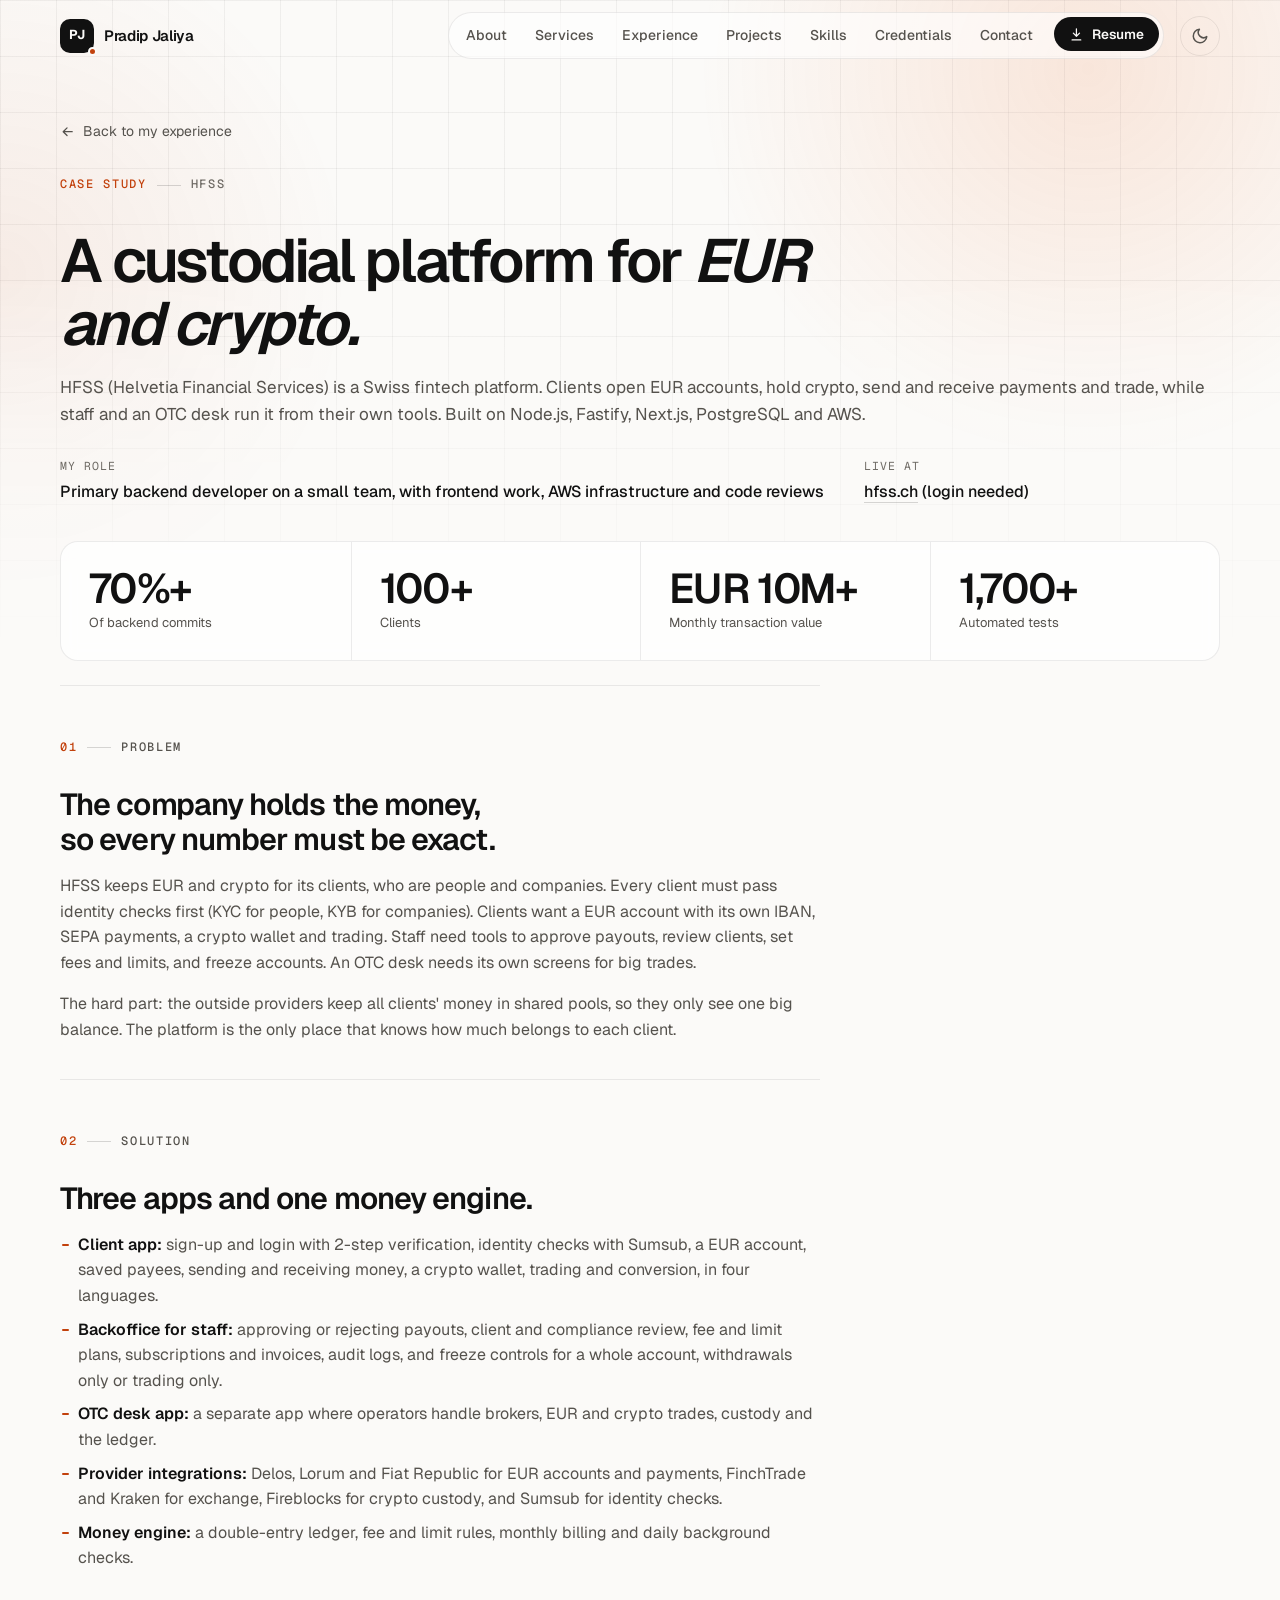
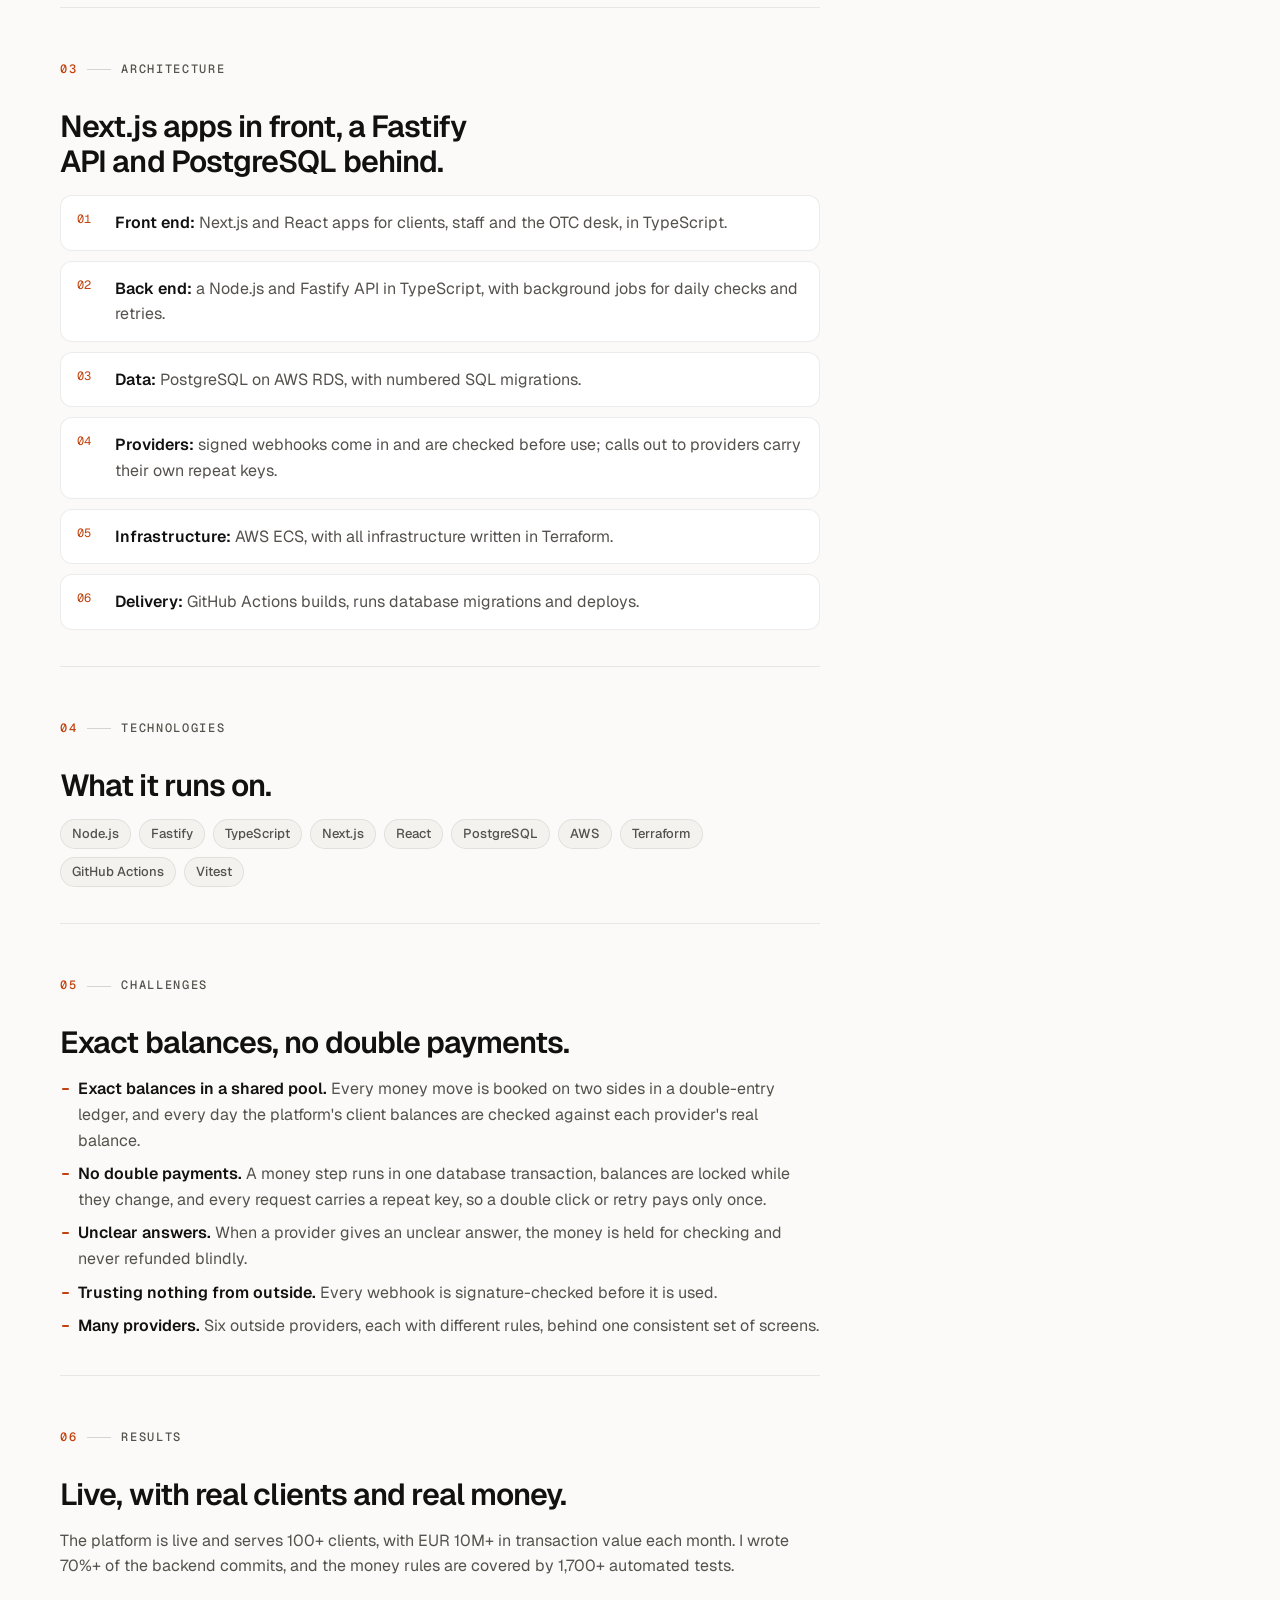
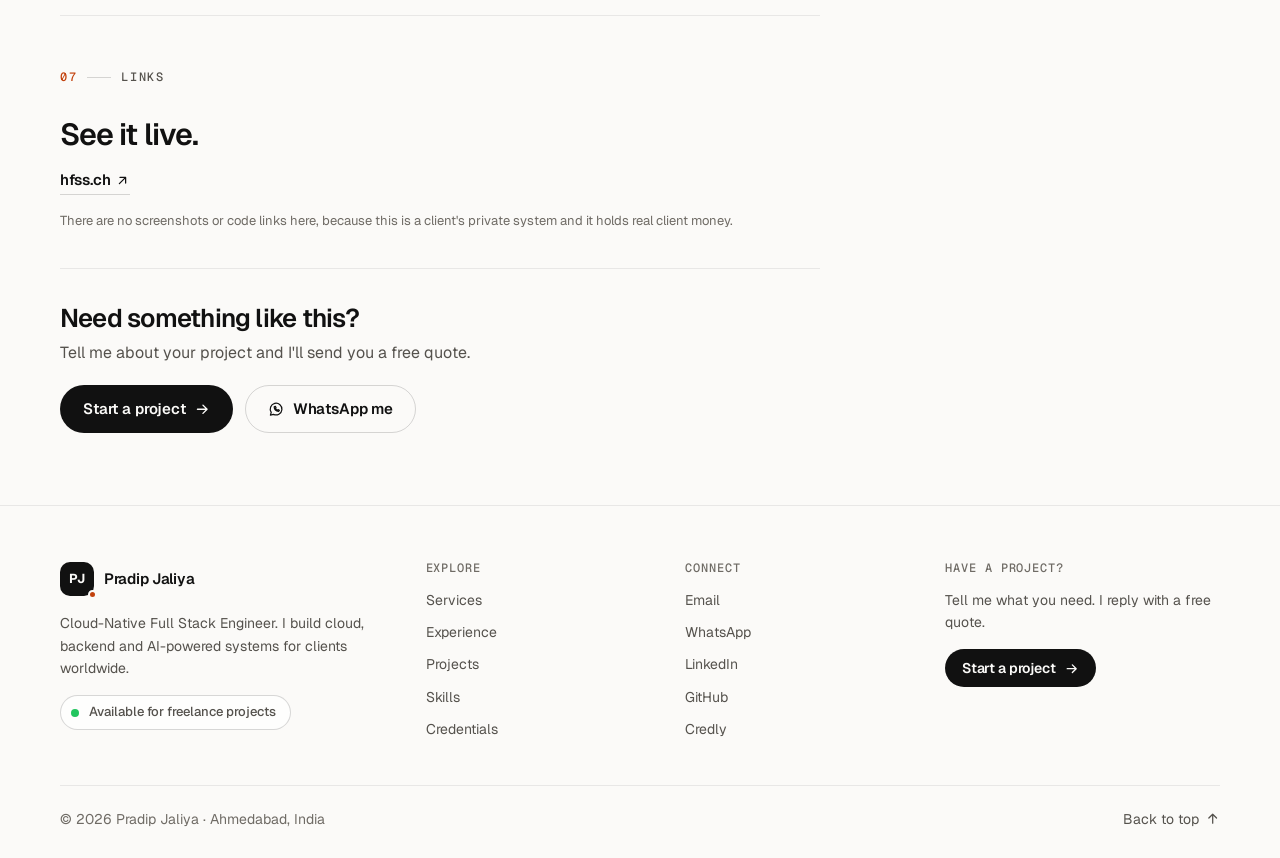
<file: case-studies/hfss.html>
<!doctype html>
<html lang="en">
<head>
  <meta charset="utf-8">
  <meta name="viewport" content="width=device-width, initial-scale=1">
  <title>HFSS case study | Pradip Jaliya</title>
  <meta name="description" content="Case study: HFSS, a live Swiss platform where clients hold EUR and crypto, send payments and trade, with a staff backoffice and an OTC desk. Built on Node.js, Fastify, Next.js, PostgreSQL and AWS.">
  <link rel="canonical" href="https://pradipdj432.github.io/portfolio/case-studies/hfss.html">
  <meta name="theme-color" content="#09090b" media="(prefers-color-scheme: dark)">
  <meta name="theme-color" content="#fbfaf8" media="(prefers-color-scheme: light)">
  <meta property="og:type" content="article">
  <meta property="og:url" content="https://pradipdj432.github.io/portfolio/case-studies/hfss.html">
  <meta property="og:title" content="HFSS case study | Pradip Jaliya">
  <meta property="og:description" content="A live custodial platform for EUR and crypto with a double-entry ledger, built on Node.js, Fastify, Next.js, PostgreSQL and AWS.">
  <meta property="og:image" content="https://pradipdj432.github.io/portfolio/images/og-image.jpg">
  <meta name="twitter:card" content="summary_large_image">
  <link rel="icon" href="../images/favicon.svg" type="image/svg+xml">
  <link rel="apple-touch-icon" href="../images/apple-touch-icon.png">
  <link rel="preconnect" href="https://fonts.googleapis.com">
  <link rel="preconnect" href="https://fonts.gstatic.com" crossorigin>
  <link rel="stylesheet" href="https://fonts.googleapis.com/css2?family=Geist:wght@400;500;600;700&family=Geist+Mono:wght@400;500&family=Instrument+Serif:ital@0;1&display=swap">
  <link rel="stylesheet" href="../css/style.css">
  <script>
    document.documentElement.classList.add("js");
    try {
      var savedTheme = localStorage.getItem("theme");
      if (savedTheme === "light" || savedTheme === "dark") document.documentElement.dataset.theme = savedTheme;
    } catch (e) {}
  </script>
  <script src="../js/config.js" defer></script>
  <script src="../js/common.js" defer></script>
</head>
<body>
  <!-- Icons: same set as the home page -->
  <svg class="sprite" aria-hidden="true" focusable="false">
    <symbol id="i-arrow-right" viewBox="0 0 24 24"><path d="M5 12h14M13 6l6 6-6 6" fill="none" stroke="currentColor" stroke-width="2" stroke-linecap="round" stroke-linejoin="round"/></symbol>
    <symbol id="i-arrow-up-right" viewBox="0 0 24 24"><path d="M7 17 17 7M8 7h9v9" fill="none" stroke="currentColor" stroke-width="2" stroke-linecap="round" stroke-linejoin="round"/></symbol>
    <symbol id="i-arrow-up" viewBox="0 0 24 24"><path d="M12 19V5M6 11l6-6 6 6" fill="none" stroke="currentColor" stroke-width="2" stroke-linecap="round" stroke-linejoin="round"/></symbol>
    <symbol id="i-download" viewBox="0 0 24 24"><path d="M12 3v12M7 10l5 5 5-5M5 21h14" fill="none" stroke="currentColor" stroke-width="2" stroke-linecap="round" stroke-linejoin="round"/></symbol>
    <symbol id="i-mail" viewBox="0 0 24 24"><g fill="none" stroke="currentColor" stroke-width="2" stroke-linecap="round" stroke-linejoin="round"><rect x="2" y="4" width="20" height="16" rx="2"/><path d="m22 7-10 6L2 7"/></g></symbol>
    <symbol id="i-phone" viewBox="0 0 24 24"><path d="M22 16.9v3a2 2 0 0 1-2.2 2 19.8 19.8 0 0 1-8.6-3.1 19.5 19.5 0 0 1-6-6A19.8 19.8 0 0 1 2.1 4.2 2 2 0 0 1 4.1 2h3a2 2 0 0 1 2 1.7c.1.9.4 1.8.7 2.7a2 2 0 0 1-.5 2.1L8 9.8a16 16 0 0 0 6 6l1.3-1.3a2 2 0 0 1 2.1-.4c.9.3 1.8.6 2.7.7a2 2 0 0 1 1.7 2z" fill="none" stroke="currentColor" stroke-width="2" stroke-linecap="round" stroke-linejoin="round"/></symbol>
    <symbol id="i-copy" viewBox="0 0 24 24"><g fill="none" stroke="currentColor" stroke-width="2" stroke-linecap="round" stroke-linejoin="round"><rect x="9" y="9" width="12" height="12" rx="2"/><path d="M5 15V5a2 2 0 0 1 2-2h10"/></g></symbol>
    <symbol id="i-check" viewBox="0 0 24 24"><path d="M20 6 9 17l-5-5" fill="none" stroke="currentColor" stroke-width="2" stroke-linecap="round" stroke-linejoin="round"/></symbol>
    <symbol id="i-sun" viewBox="0 0 24 24"><g fill="none" stroke="currentColor" stroke-width="2" stroke-linecap="round"><circle cx="12" cy="12" r="4"/><path d="M12 2v2M12 20v2M4.9 4.9l1.4 1.4M17.7 17.7l1.4 1.4M2 12h2M20 12h2M4.9 19.1l1.4-1.4M17.7 6.3l1.4-1.4"/></g></symbol>
    <symbol id="i-moon" viewBox="0 0 24 24"><path d="M21 12.8A9 9 0 1 1 11.2 3a7 7 0 0 0 9.8 9.8z" fill="none" stroke="currentColor" stroke-width="2" stroke-linecap="round" stroke-linejoin="round"/></symbol>
    <symbol id="i-menu" viewBox="0 0 24 24"><path d="M4 7h16M4 12h16M4 17h16" fill="none" stroke="currentColor" stroke-width="2" stroke-linecap="round"/></symbol>
    <symbol id="i-close" viewBox="0 0 24 24"><path d="M18 6 6 18M6 6l12 12" fill="none" stroke="currentColor" stroke-width="2" stroke-linecap="round"/></symbol>
    <symbol id="i-spark" viewBox="0 0 24 24"><g fill="none" stroke="currentColor" stroke-width="1.8" stroke-linejoin="round"><path d="M11 3l2.1 5.6L18.7 11l-5.6 2.1L11 19l-2.1-5.9L3.3 11l5.6-2.4z"/><path d="M19 15.5l.8 2 2 .8-2 .8-.8 2-.8-2-2-.8 2-.8z"/></g></symbol>
    <symbol id="i-cloud" viewBox="0 0 24 24"><path d="M17.5 19a4.5 4.5 0 1 0-1.4-8.8A6 6 0 0 0 4.3 12.6 3.5 3.5 0 0 0 6.5 19z" fill="none" stroke="currentColor" stroke-width="1.8" stroke-linecap="round" stroke-linejoin="round"/></symbol>
    <symbol id="i-layers" viewBox="0 0 24 24"><g fill="none" stroke="currentColor" stroke-width="1.8" stroke-linecap="round" stroke-linejoin="round"><path d="m12 2 10 5-10 5L2 7z"/><path d="m2 17 10 5 10-5"/><path d="m2 12 10 5 10-5"/></g></symbol>
    <symbol id="i-code" viewBox="0 0 24 24"><path d="m16 18 6-6-6-6M8 6l-6 6 6 6" fill="none" stroke="currentColor" stroke-width="2" stroke-linecap="round" stroke-linejoin="round"/></symbol>
    <symbol id="i-award" viewBox="0 0 24 24"><g fill="none" stroke="currentColor" stroke-width="1.8" stroke-linecap="round" stroke-linejoin="round"><circle cx="12" cy="8" r="6"/><path d="M8.2 13.2 7 22l5-3 5 3-1.2-8.8"/></g></symbol>
    <symbol id="i-graduation" viewBox="0 0 24 24"><g fill="none" stroke="currentColor" stroke-width="1.8" stroke-linecap="round" stroke-linejoin="round"><path d="M22 10 12 5 2 10l10 5z"/><path d="M6 12v5c3 2 9 2 12 0v-5"/></g></symbol>
    <symbol id="i-book" viewBox="0 0 24 24"><g fill="none" stroke="currentColor" stroke-width="1.8" stroke-linecap="round" stroke-linejoin="round"><path d="M4 19.5A2.5 2.5 0 0 1 6.5 17H20V3H6.5A2.5 2.5 0 0 0 4 5.5z"/><path d="M4 19.5A2.5 2.5 0 0 0 6.5 22H20v-5"/></g></symbol>
    <symbol id="i-trophy" viewBox="0 0 24 24"><g fill="none" stroke="currentColor" stroke-width="1.8" stroke-linecap="round" stroke-linejoin="round"><path d="M8 21h8M12 17v4M7 4h10v5a5 5 0 0 1-10 0z"/><path d="M17 5h3v2a3 3 0 0 1-3 3M7 5H4v2a3 3 0 0 0 3 3"/></g></symbol>
    <symbol id="i-car" viewBox="0 0 24 24"><g fill="none" stroke="currentColor" stroke-width="1.8" stroke-linecap="round" stroke-linejoin="round"><path d="M5 17H3v-5l2-5h14l2 5v5h-2"/><path d="M3 12h18"/><circle cx="7.5" cy="17" r="2"/><circle cx="16.5" cy="17" r="2"/></g></symbol>
    <symbol id="i-chart" viewBox="0 0 24 24"><g fill="none" stroke="currentColor" stroke-width="1.8" stroke-linecap="round" stroke-linejoin="round"><path d="M3 3v18h18"/><path d="m7 15 4-4 3 3 6-7"/></g></symbol>
    <symbol id="i-scoreboard" viewBox="0 0 24 24"><g fill="none" stroke="currentColor" stroke-width="1.8" stroke-linecap="round" stroke-linejoin="round"><rect x="3" y="5" width="18" height="12" rx="2"/><path d="M12 5v12M7 9v4M16 9h2v2h-2v2h2M9 21h6"/></g></symbol>
    <symbol id="i-globe" viewBox="0 0 24 24"><g fill="none" stroke="currentColor" stroke-width="1.8" stroke-linecap="round" stroke-linejoin="round"><circle cx="12" cy="12" r="9"/><path d="M3 12h18M12 3c2.5 2.7 3.8 5.7 3.8 9s-1.3 6.3-3.8 9c-2.5-2.7-3.8-5.7-3.8-9S9.5 5.7 12 3z"/></g></symbol>
    <symbol id="i-briefcase" viewBox="0 0 24 24"><g fill="none" stroke="currentColor" stroke-width="1.8" stroke-linecap="round" stroke-linejoin="round"><rect x="3" y="7" width="18" height="13" rx="2"/><path d="M8 7V5a2 2 0 0 1 2-2h4a2 2 0 0 1 2 2v2M3 13h18"/></g></symbol>
    <symbol id="i-whatsapp" viewBox="0 0 24 24"><g fill="none" stroke="currentColor" stroke-width="1.8" stroke-linecap="round" stroke-linejoin="round"><path d="M3.5 20.5l1.2-4A8.5 8.5 0 1 1 8 19.4z"/><path d="M9 8.6c.2 3.2 3 6.1 6.4 6.4l1.1-1.4-2-1-.9.9c-1.1-.5-2.3-1.7-2.8-2.8l.9-.9-1-2z"/></g></symbol>
    <symbol id="i-github" viewBox="0 0 24 24"><path fill="currentColor" d="M12 .5a11.5 11.5 0 0 0-3.6 22.4c.6.1.8-.3.8-.6v-2c-3.2.7-3.9-1.5-3.9-1.5-.5-1.3-1.3-1.7-1.3-1.7-1-.7.1-.7.1-.7 1.2.1 1.8 1.2 1.8 1.2 1 1.8 2.8 1.3 3.5 1 .1-.8.4-1.3.7-1.6-2.6-.3-5.3-1.3-5.3-5.7 0-1.3.5-2.3 1.2-3.1-.1-.3-.5-1.5.1-3.1 0 0 1-.3 3.2 1.2a11 11 0 0 1 5.8 0c2.2-1.5 3.2-1.2 3.2-1.2.6 1.6.2 2.8.1 3.1.8.8 1.2 1.9 1.2 3.1 0 4.4-2.7 5.4-5.3 5.7.4.4.8 1.1.8 2.2v3.3c0 .3.2.7.8.6A11.5 11.5 0 0 0 12 .5z"/></symbol>
    <symbol id="i-linkedin" viewBox="0 0 24 24"><path fill="currentColor" d="M20.4 20.5h-3.6v-5.6c0-1.3 0-3-1.8-3s-2.1 1.4-2.1 2.9v5.7H9.3V9h3.4v1.6h.1c.5-.9 1.6-1.8 3.4-1.8 3.6 0 4.3 2.4 4.3 5.5v6.2zM5.3 7.4a2.1 2.1 0 1 1 0-4.2 2.1 2.1 0 0 1 0 4.2zM7.1 20.5H3.5V9h3.6v11.5zM22.2 0H1.8C.8 0 0 .8 0 1.7v20.6c0 .9.8 1.7 1.8 1.7h20.4c1 0 1.8-.8 1.8-1.7V1.7C24 .8 23.2 0 22.2 0z"/></symbol>
  </svg>
  <a class="skip-link" href="#main">Skip to content</a>

  <header class="site-header" id="site-header">
    <div class="container header-inner">
      <a class="brand" href="../" aria-label="Pradip Jaliya, back to top">
        <span class="brand-mark" aria-hidden="true">PJ</span>
        <span class="brand-name">Pradip Jaliya</span>
      </a>
      <nav class="nav" id="site-nav" aria-label="Main">
        <a href="../#about">About</a>
        <a href="../#services">Services</a>
        <a href="../#experience">Experience</a>
        <a href="../#projects">Projects</a>
        <a href="../#skills">Skills</a>
        <a href="../#credentials">Credentials</a>
        <a href="../#contact">Contact</a>
        <a class="button button-small nav-resume" data-resume href="../#contact"><svg aria-hidden="true" class="icon"><use href="#i-download"></use></svg>Resume</a>
      </nav>
      <div class="header-actions">
        <button class="icon-button theme-toggle" type="button" aria-label="Switch to light theme">
          <svg aria-hidden="true" class="icon icon-sun"><use href="#i-sun"></use></svg>
          <svg aria-hidden="true" class="icon icon-moon"><use href="#i-moon"></use></svg>
        </button>
        <button class="icon-button nav-toggle" type="button" aria-expanded="false" aria-controls="site-nav" aria-label="Open menu">
          <svg aria-hidden="true" class="icon icon-menu"><use href="#i-menu"></use></svg>
          <svg aria-hidden="true" class="icon icon-close"><use href="#i-close"></use></svg>
        </button>
      </div>
    </div>
  </header>

  <main id="main">
    <section class="section case-intro" aria-labelledby="case-title">
      <div class="hero-bg" aria-hidden="true"></div>
      <div class="container">
        <a class="case-back" href="../#experience"><svg aria-hidden="true" class="icon icon-flip"><use href="#i-arrow-right"></use></svg>Back to my experience</a>
        <p class="eyebrow"><span>Case study</span>HFSS</p>
        <h1 id="case-title">A custodial platform for <em>EUR and crypto.</em></h1>
        <p class="section-lede">HFSS (Helvetia Financial Services) is a Swiss fintech platform. Clients open EUR accounts, hold crypto, send and receive payments and trade, while staff and an OTC desk run it from their own tools. Built on Node.js, Fastify, Next.js, PostgreSQL and AWS.</p>
        <dl class="case-meta">
          <div><dt>My role</dt><dd>Primary backend developer on a small team, with frontend work, AWS infrastructure and code reviews</dd></div>
          <div><dt>Live at</dt><dd><a href="https://hfss.ch/" target="_blank" rel="noopener">hfss.ch</a> (login needed)</dd></div>
        </dl>
        <dl class="stats case-stats">
          <div><dt>Of backend commits</dt><dd>70%+</dd></div>
          <div><dt>Clients</dt><dd>100+</dd></div>
          <div><dt>Monthly transaction value</dt><dd>EUR 10M+</dd></div>
          <div><dt>Automated tests</dt><dd>1,700+</dd></div>
        </dl>
      </div>
    </section>

    <section class="section case-body" aria-label="Case study details">
      <div class="container">
        <article class="case-block reveal">
          <p class="eyebrow"><span>01</span>Problem</p>
          <h2>The company holds the money, so every number must be exact.</h2>
          <p>HFSS keeps EUR and crypto for its clients, who are people and companies. Every client must pass identity checks first (KYC for people, KYB for companies). Clients want a EUR account with its own IBAN, SEPA payments, a crypto wallet and trading. Staff need tools to approve payouts, review clients, set fees and limits, and freeze accounts. An OTC desk needs its own screens for big trades.</p>
          <p>The hard part: the outside providers keep all clients' money in shared pools, so they only see one big balance. The platform is the only place that knows how much belongs to each client.</p>
        </article>

        <article class="case-block reveal">
          <p class="eyebrow"><span>02</span>Solution</p>
          <h2>Three apps and one money engine.</h2>
          <ul class="points">
            <li><strong>Client app:</strong> sign-up and login with 2-step verification, identity checks with Sumsub, a EUR account, saved payees, sending and receiving money, a crypto wallet, trading and conversion, in four languages.</li>
            <li><strong>Backoffice for staff:</strong> approving or rejecting payouts, client and compliance review, fee and limit plans, subscriptions and invoices, audit logs, and freeze controls for a whole account, withdrawals only or trading only.</li>
            <li><strong>OTC desk app:</strong> a separate app where operators handle brokers, EUR and crypto trades, custody and the ledger.</li>
            <li><strong>Provider integrations:</strong> Delos, Lorum and Fiat Republic for EUR accounts and payments, FinchTrade and Kraken for exchange, Fireblocks for crypto custody, and Sumsub for identity checks.</li>
            <li><strong>Money engine:</strong> a double-entry ledger, fee and limit rules, monthly billing and daily background checks.</li>
          </ul>
        </article>

        <article class="case-block reveal">
          <p class="eyebrow"><span>03</span>Architecture</p>
          <h2>Next.js apps in front, a Fastify API and PostgreSQL behind.</h2>
          <ol class="case-flow">
            <li><strong>Front end:</strong> Next.js and React apps for clients, staff and the OTC desk, in TypeScript.</li>
            <li><strong>Back end:</strong> a Node.js and Fastify API in TypeScript, with background jobs for daily checks and retries.</li>
            <li><strong>Data:</strong> PostgreSQL on AWS RDS, with numbered SQL migrations.</li>
            <li><strong>Providers:</strong> signed webhooks come in and are checked before use; calls out to providers carry their own repeat keys.</li>
            <li><strong>Infrastructure:</strong> AWS ECS, with all infrastructure written in Terraform.</li>
            <li><strong>Delivery:</strong> GitHub Actions builds, runs database migrations and deploys.</li>
          </ol>
        </article>

        <article class="case-block reveal">
          <p class="eyebrow"><span>04</span>Technologies</p>
          <h2>What it runs on.</h2>
          <ul class="tags"><li>Node.js</li><li>Fastify</li><li>TypeScript</li><li>Next.js</li><li>React</li><li>PostgreSQL</li><li>AWS</li><li>Terraform</li><li>GitHub Actions</li><li>Vitest</li></ul>
        </article>

        <article class="case-block reveal">
          <p class="eyebrow"><span>05</span>Challenges</p>
          <h2>Exact balances, no double payments.</h2>
          <ul class="points">
            <li><strong>Exact balances in a shared pool.</strong> Every money move is booked on two sides in a double-entry ledger, and every day the platform's client balances are checked against each provider's real balance.</li>
            <li><strong>No double payments.</strong> A money step runs in one database transaction, balances are locked while they change, and every request carries a repeat key, so a double click or retry pays only once.</li>
            <li><strong>Unclear answers.</strong> When a provider gives an unclear answer, the money is held for checking and never refunded blindly.</li>
            <li><strong>Trusting nothing from outside.</strong> Every webhook is signature-checked before it is used.</li>
            <li><strong>Many providers.</strong> Six outside providers, each with different rules, behind one consistent set of screens.</li>
          </ul>
        </article>

        <article class="case-block reveal">
          <p class="eyebrow"><span>06</span>Results</p>
          <h2>Live, with real clients and real money.</h2>
          <p>The platform is live and serves 100+ clients, with EUR 10M+ in transaction value each month. I wrote 70%+ of the backend commits, and the money rules are covered by 1,700+ automated tests.</p>
        </article>

        <article class="case-block reveal">
          <p class="eyebrow"><span>07</span>Links</p>
          <h2>See it live.</h2>
          <p class="project-links">
            <a href="https://hfss.ch/" target="_blank" rel="noopener">hfss.ch<svg aria-hidden="true" class="icon"><use href="#i-arrow-up-right"></use></svg></a>
          </p>
          <p class="case-note">There are no screenshots or code links here, because this is a client's private system and it holds real client money.</p>
        </article>

        <div class="case-cta reveal">
          <h2>Need something like this?</h2>
          <p>Tell me about your project and I'll send you a free quote.</p>
          <div class="button-row">
            <a class="button" href="../#inquiry">Start a project<svg aria-hidden="true" class="icon icon-shift"><use href="#i-arrow-right"></use></svg></a>
            <a class="button button-ghost" data-whatsapp href="../#contact" target="_blank" rel="noopener"><svg aria-hidden="true" class="icon"><use href="#i-whatsapp"></use></svg>WhatsApp me</a>
          </div>
        </div>
      </div>
    </section>
  </main>

  <footer class="site-footer">
    <div class="container">
      <div class="footer-grid">
        <div class="footer-about">
          <a class="brand" href="../#top" aria-label="Pradip Jaliya, back to top">
            <span class="brand-mark" aria-hidden="true">PJ</span>
            <span class="brand-name">Pradip Jaliya</span>
          </a>
          <p class="footer-text">Cloud-Native Full Stack Engineer. I build cloud, backend and AI-powered systems for clients worldwide.</p>
          <p class="pill"><span class="pulse" aria-hidden="true"></span>Available for freelance projects</p>
        </div>
        <nav class="footer-col" aria-label="Footer">
          <h2 class="footer-title">Explore</h2>
          <ul>
            <li><a href="../#services">Services</a></li>
            <li><a href="../#experience">Experience</a></li>
            <li><a href="../#projects">Projects</a></li>
            <li><a href="../#skills">Skills</a></li>
            <li><a href="../#credentials">Credentials</a></li>
          </ul>
        </nav>
        <div class="footer-col">
          <h2 class="footer-title">Connect</h2>
          <ul>
            <li><a data-email href="../#contact">Email</a></li>
            <li><a data-whatsapp href="../#contact" target="_blank" rel="noopener">WhatsApp</a></li>
            <li><a data-link="linkedin" href="../#contact" target="_blank" rel="noopener">LinkedIn</a></li>
            <li><a data-link="github" href="../#contact" target="_blank" rel="noopener">GitHub</a></li>
            <li><a data-link="credly" href="../#contact" target="_blank" rel="noopener">Credly</a></li>
          </ul>
        </div>
        <div class="footer-col footer-cta">
          <h2 class="footer-title">Have a project?</h2>
          <p class="footer-text">Tell me what you need. I reply with a free quote.</p>
          <a class="button button-small" href="../#inquiry">Start a project<svg aria-hidden="true" class="icon"><use href="#i-arrow-right"></use></svg></a>
        </div>
      </div>
      <div class="footer-bottom">
        <p>© <span data-year>2026</span> Pradip Jaliya · Ahmedabad, India</p>
        <a class="back-to-top" href="#top">Back to top<svg aria-hidden="true" class="icon"><use href="#i-arrow-up"></use></svg></a>
      </div>
    </div>
  </footer>

  <div class="toast" role="status" aria-live="polite"></div>
</body>
</html>
</file>
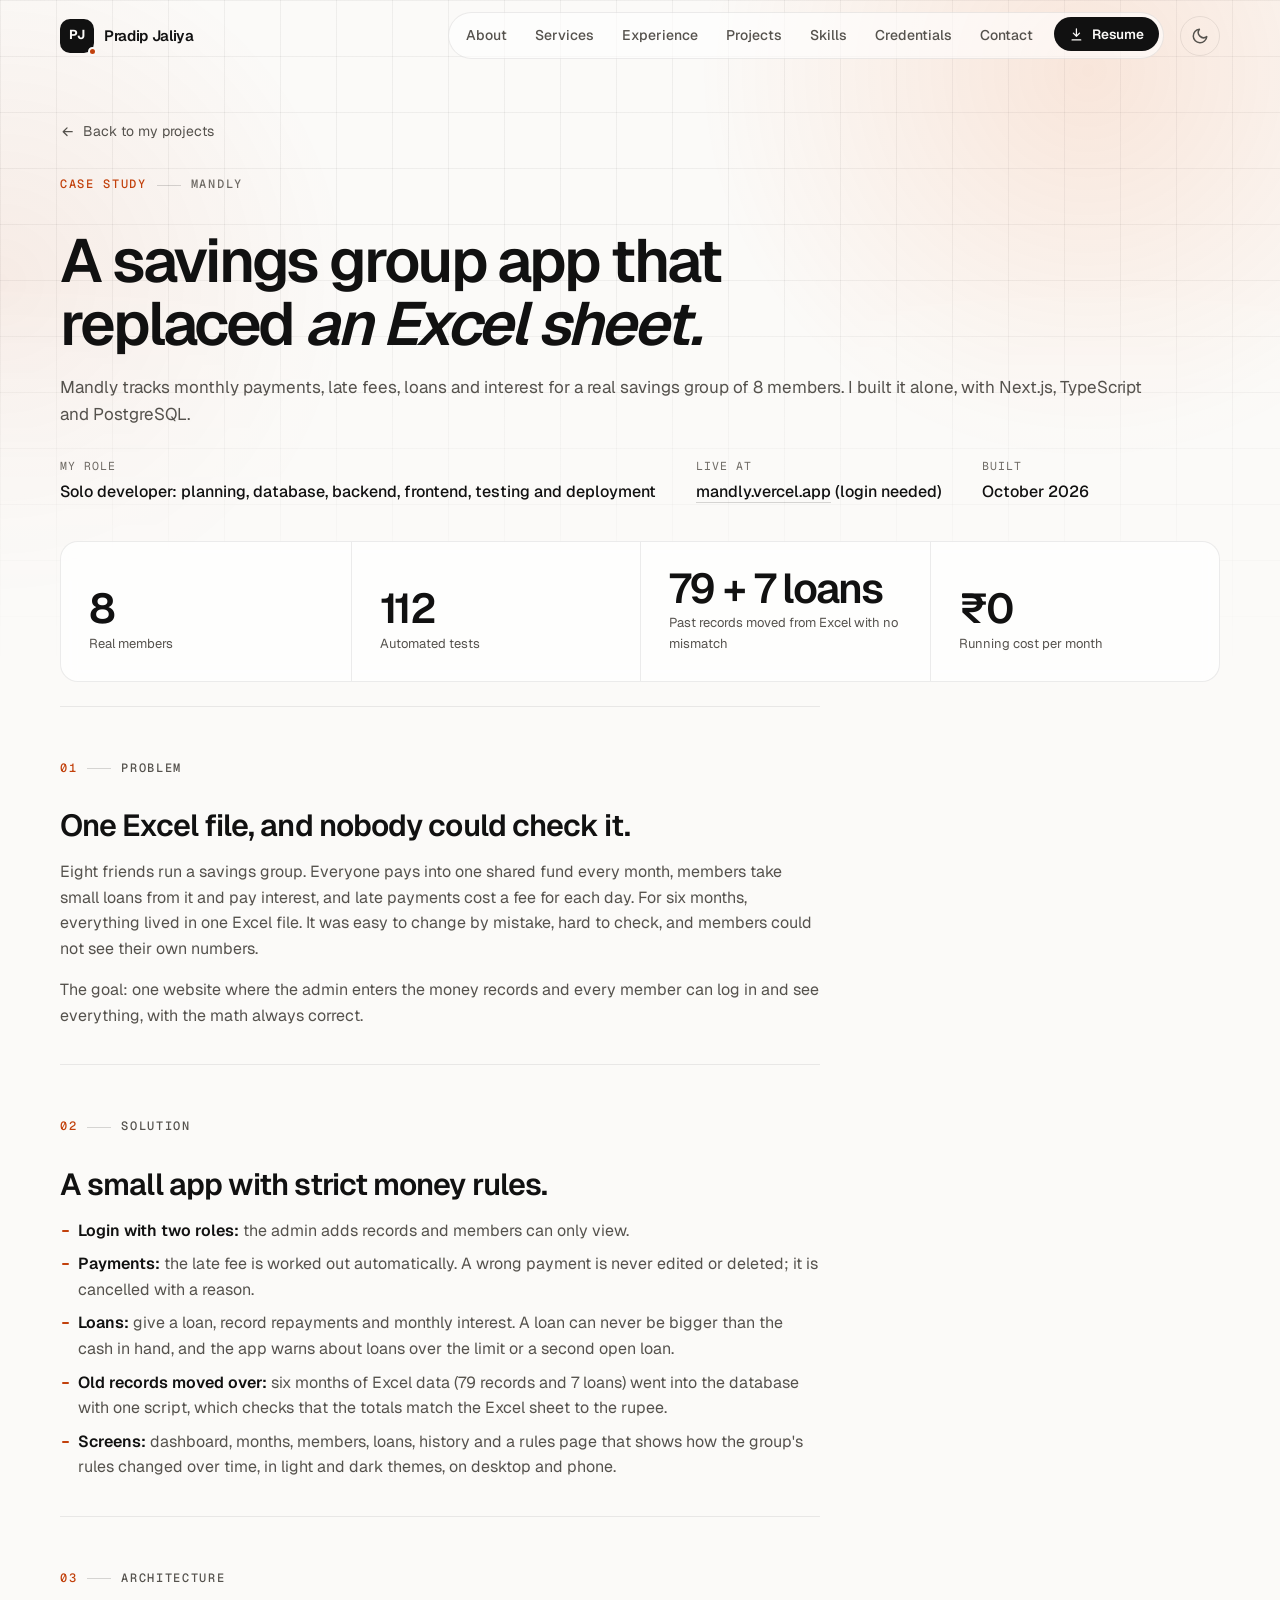
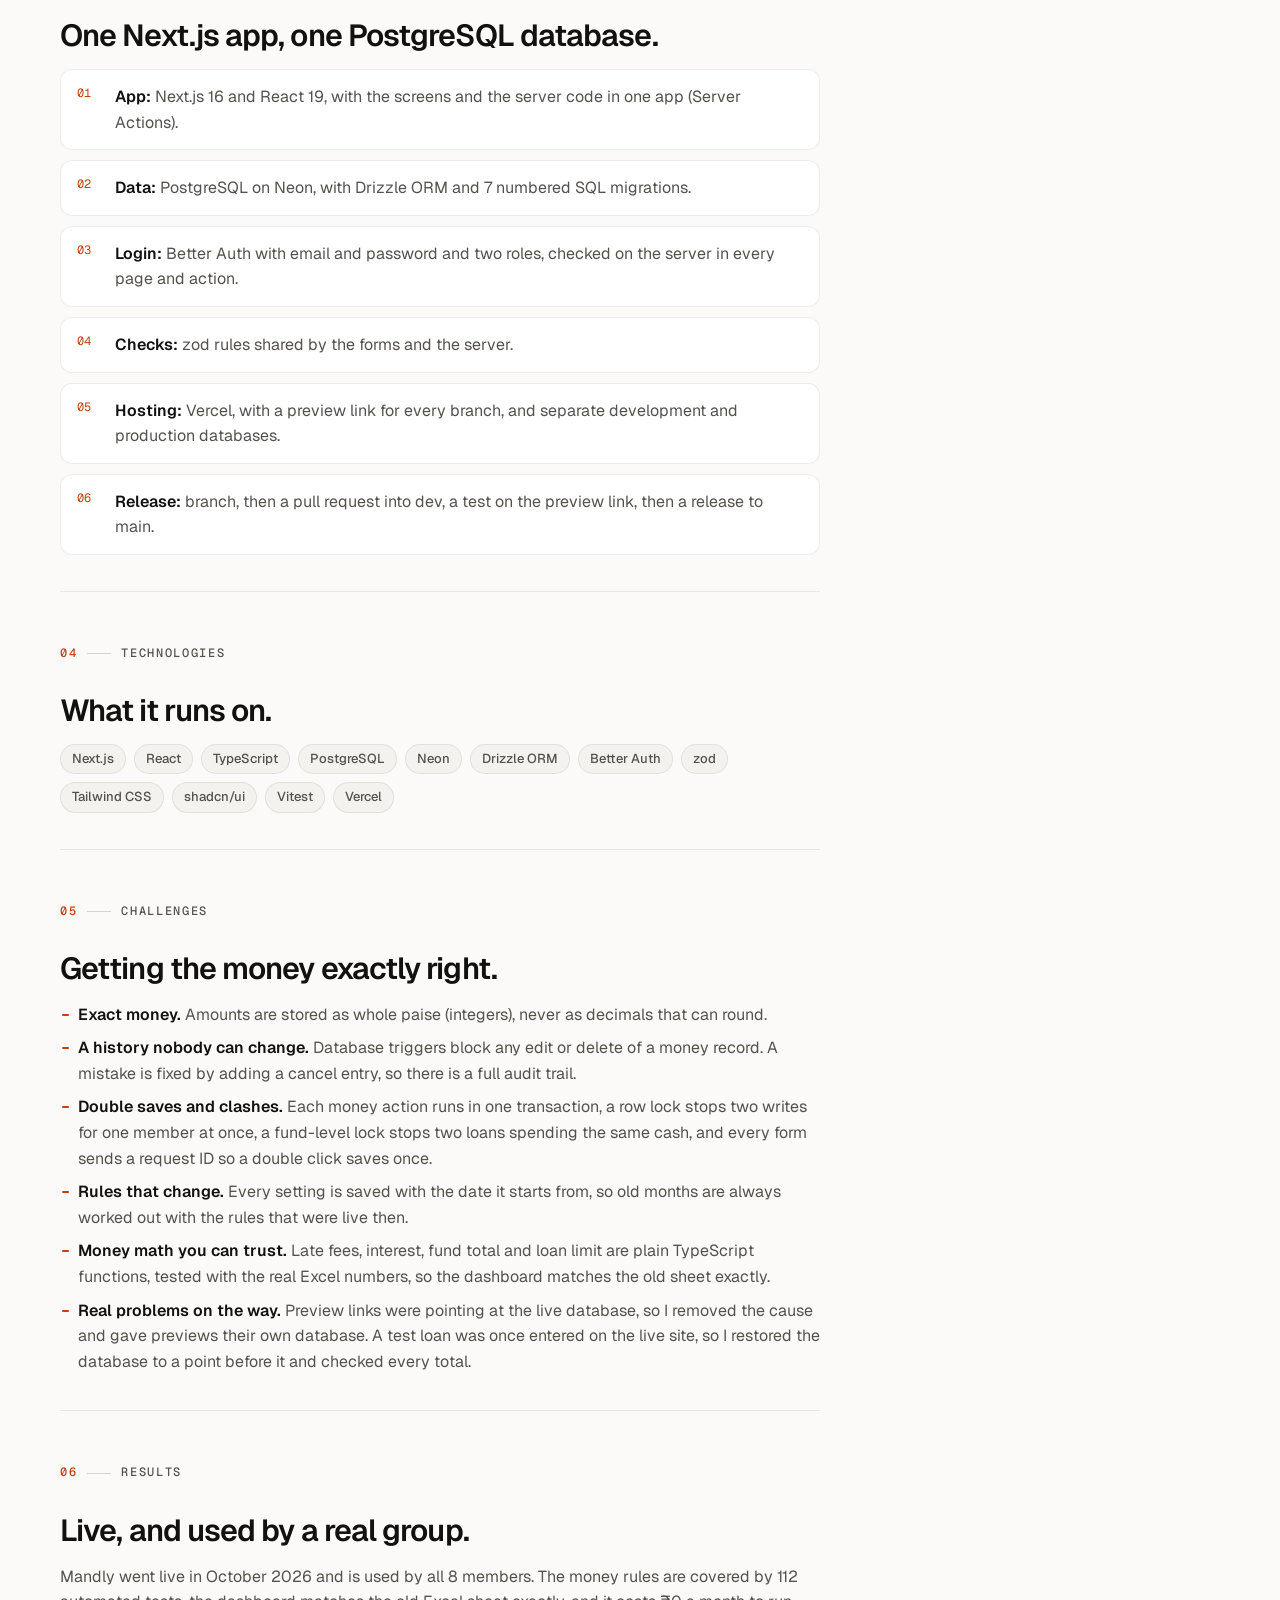
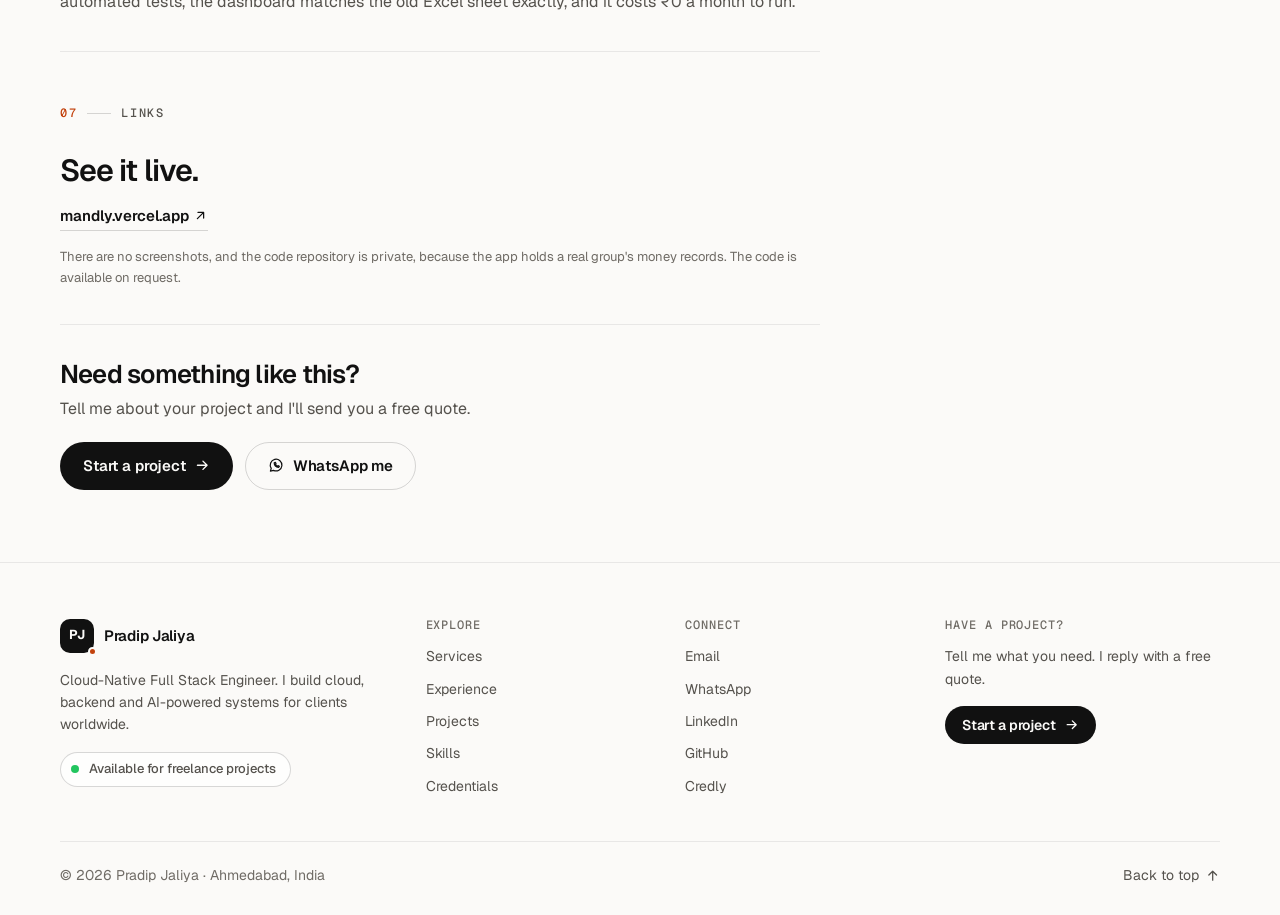
<file: case-studies/mandly.html>
<!doctype html>
<html lang="en">
<head>
  <meta charset="utf-8">
  <meta name="viewport" content="width=device-width, initial-scale=1">
  <title>Mandly case study | Pradip Jaliya</title>
  <meta name="description" content="Case study: Mandly, a full stack app that replaced an Excel sheet for a real savings group, with a tamper-proof money history. Built with Next.js, TypeScript and PostgreSQL.">
  <link rel="canonical" href="https://pradipdj432.github.io/portfolio/case-studies/mandly.html">
  <meta name="theme-color" content="#09090b" media="(prefers-color-scheme: dark)">
  <meta name="theme-color" content="#fbfaf8" media="(prefers-color-scheme: light)">
  <meta property="og:type" content="article">
  <meta property="og:url" content="https://pradipdj432.github.io/portfolio/case-studies/mandly.html">
  <meta property="og:title" content="Mandly case study | Pradip Jaliya">
  <meta property="og:description" content="A savings group app with a tamper-proof money ledger, built alone with Next.js, TypeScript and PostgreSQL.">
  <meta property="og:image" content="https://pradipdj432.github.io/portfolio/images/og-image.jpg">
  <meta name="twitter:card" content="summary_large_image">
  <link rel="icon" href="../images/favicon.svg" type="image/svg+xml">
  <link rel="apple-touch-icon" href="../images/apple-touch-icon.png">
  <link rel="preconnect" href="https://fonts.googleapis.com">
  <link rel="preconnect" href="https://fonts.gstatic.com" crossorigin>
  <link rel="stylesheet" href="https://fonts.googleapis.com/css2?family=Geist:wght@400;500;600;700&family=Geist+Mono:wght@400;500&family=Instrument+Serif:ital@0;1&display=swap">
  <link rel="stylesheet" href="../css/style.css">
  <script>
    document.documentElement.classList.add("js");
    try {
      var savedTheme = localStorage.getItem("theme");
      if (savedTheme === "light" || savedTheme === "dark") document.documentElement.dataset.theme = savedTheme;
    } catch (e) {}
  </script>
  <script src="../js/config.js" defer></script>
  <script src="../js/common.js" defer></script>
</head>
<body>
  <!-- Icons: same set as the home page -->
  <svg class="sprite" aria-hidden="true" focusable="false">
    <symbol id="i-arrow-right" viewBox="0 0 24 24"><path d="M5 12h14M13 6l6 6-6 6" fill="none" stroke="currentColor" stroke-width="2" stroke-linecap="round" stroke-linejoin="round"/></symbol>
    <symbol id="i-arrow-up-right" viewBox="0 0 24 24"><path d="M7 17 17 7M8 7h9v9" fill="none" stroke="currentColor" stroke-width="2" stroke-linecap="round" stroke-linejoin="round"/></symbol>
    <symbol id="i-arrow-up" viewBox="0 0 24 24"><path d="M12 19V5M6 11l6-6 6 6" fill="none" stroke="currentColor" stroke-width="2" stroke-linecap="round" stroke-linejoin="round"/></symbol>
    <symbol id="i-download" viewBox="0 0 24 24"><path d="M12 3v12M7 10l5 5 5-5M5 21h14" fill="none" stroke="currentColor" stroke-width="2" stroke-linecap="round" stroke-linejoin="round"/></symbol>
    <symbol id="i-mail" viewBox="0 0 24 24"><g fill="none" stroke="currentColor" stroke-width="2" stroke-linecap="round" stroke-linejoin="round"><rect x="2" y="4" width="20" height="16" rx="2"/><path d="m22 7-10 6L2 7"/></g></symbol>
    <symbol id="i-phone" viewBox="0 0 24 24"><path d="M22 16.9v3a2 2 0 0 1-2.2 2 19.8 19.8 0 0 1-8.6-3.1 19.5 19.5 0 0 1-6-6A19.8 19.8 0 0 1 2.1 4.2 2 2 0 0 1 4.1 2h3a2 2 0 0 1 2 1.7c.1.9.4 1.8.7 2.7a2 2 0 0 1-.5 2.1L8 9.8a16 16 0 0 0 6 6l1.3-1.3a2 2 0 0 1 2.1-.4c.9.3 1.8.6 2.7.7a2 2 0 0 1 1.7 2z" fill="none" stroke="currentColor" stroke-width="2" stroke-linecap="round" stroke-linejoin="round"/></symbol>
    <symbol id="i-copy" viewBox="0 0 24 24"><g fill="none" stroke="currentColor" stroke-width="2" stroke-linecap="round" stroke-linejoin="round"><rect x="9" y="9" width="12" height="12" rx="2"/><path d="M5 15V5a2 2 0 0 1 2-2h10"/></g></symbol>
    <symbol id="i-check" viewBox="0 0 24 24"><path d="M20 6 9 17l-5-5" fill="none" stroke="currentColor" stroke-width="2" stroke-linecap="round" stroke-linejoin="round"/></symbol>
    <symbol id="i-sun" viewBox="0 0 24 24"><g fill="none" stroke="currentColor" stroke-width="2" stroke-linecap="round"><circle cx="12" cy="12" r="4"/><path d="M12 2v2M12 20v2M4.9 4.9l1.4 1.4M17.7 17.7l1.4 1.4M2 12h2M20 12h2M4.9 19.1l1.4-1.4M17.7 6.3l1.4-1.4"/></g></symbol>
    <symbol id="i-moon" viewBox="0 0 24 24"><path d="M21 12.8A9 9 0 1 1 11.2 3a7 7 0 0 0 9.8 9.8z" fill="none" stroke="currentColor" stroke-width="2" stroke-linecap="round" stroke-linejoin="round"/></symbol>
    <symbol id="i-menu" viewBox="0 0 24 24"><path d="M4 7h16M4 12h16M4 17h16" fill="none" stroke="currentColor" stroke-width="2" stroke-linecap="round"/></symbol>
    <symbol id="i-close" viewBox="0 0 24 24"><path d="M18 6 6 18M6 6l12 12" fill="none" stroke="currentColor" stroke-width="2" stroke-linecap="round"/></symbol>
    <symbol id="i-spark" viewBox="0 0 24 24"><g fill="none" stroke="currentColor" stroke-width="1.8" stroke-linejoin="round"><path d="M11 3l2.1 5.6L18.7 11l-5.6 2.1L11 19l-2.1-5.9L3.3 11l5.6-2.4z"/><path d="M19 15.5l.8 2 2 .8-2 .8-.8 2-.8-2-2-.8 2-.8z"/></g></symbol>
    <symbol id="i-cloud" viewBox="0 0 24 24"><path d="M17.5 19a4.5 4.5 0 1 0-1.4-8.8A6 6 0 0 0 4.3 12.6 3.5 3.5 0 0 0 6.5 19z" fill="none" stroke="currentColor" stroke-width="1.8" stroke-linecap="round" stroke-linejoin="round"/></symbol>
    <symbol id="i-layers" viewBox="0 0 24 24"><g fill="none" stroke="currentColor" stroke-width="1.8" stroke-linecap="round" stroke-linejoin="round"><path d="m12 2 10 5-10 5L2 7z"/><path d="m2 17 10 5 10-5"/><path d="m2 12 10 5 10-5"/></g></symbol>
    <symbol id="i-code" viewBox="0 0 24 24"><path d="m16 18 6-6-6-6M8 6l-6 6 6 6" fill="none" stroke="currentColor" stroke-width="2" stroke-linecap="round" stroke-linejoin="round"/></symbol>
    <symbol id="i-award" viewBox="0 0 24 24"><g fill="none" stroke="currentColor" stroke-width="1.8" stroke-linecap="round" stroke-linejoin="round"><circle cx="12" cy="8" r="6"/><path d="M8.2 13.2 7 22l5-3 5 3-1.2-8.8"/></g></symbol>
    <symbol id="i-graduation" viewBox="0 0 24 24"><g fill="none" stroke="currentColor" stroke-width="1.8" stroke-linecap="round" stroke-linejoin="round"><path d="M22 10 12 5 2 10l10 5z"/><path d="M6 12v5c3 2 9 2 12 0v-5"/></g></symbol>
    <symbol id="i-book" viewBox="0 0 24 24"><g fill="none" stroke="currentColor" stroke-width="1.8" stroke-linecap="round" stroke-linejoin="round"><path d="M4 19.5A2.5 2.5 0 0 1 6.5 17H20V3H6.5A2.5 2.5 0 0 0 4 5.5z"/><path d="M4 19.5A2.5 2.5 0 0 0 6.5 22H20v-5"/></g></symbol>
    <symbol id="i-trophy" viewBox="0 0 24 24"><g fill="none" stroke="currentColor" stroke-width="1.8" stroke-linecap="round" stroke-linejoin="round"><path d="M8 21h8M12 17v4M7 4h10v5a5 5 0 0 1-10 0z"/><path d="M17 5h3v2a3 3 0 0 1-3 3M7 5H4v2a3 3 0 0 0 3 3"/></g></symbol>
    <symbol id="i-car" viewBox="0 0 24 24"><g fill="none" stroke="currentColor" stroke-width="1.8" stroke-linecap="round" stroke-linejoin="round"><path d="M5 17H3v-5l2-5h14l2 5v5h-2"/><path d="M3 12h18"/><circle cx="7.5" cy="17" r="2"/><circle cx="16.5" cy="17" r="2"/></g></symbol>
    <symbol id="i-chart" viewBox="0 0 24 24"><g fill="none" stroke="currentColor" stroke-width="1.8" stroke-linecap="round" stroke-linejoin="round"><path d="M3 3v18h18"/><path d="m7 15 4-4 3 3 6-7"/></g></symbol>
    <symbol id="i-scoreboard" viewBox="0 0 24 24"><g fill="none" stroke="currentColor" stroke-width="1.8" stroke-linecap="round" stroke-linejoin="round"><rect x="3" y="5" width="18" height="12" rx="2"/><path d="M12 5v12M7 9v4M16 9h2v2h-2v2h2M9 21h6"/></g></symbol>
    <symbol id="i-globe" viewBox="0 0 24 24"><g fill="none" stroke="currentColor" stroke-width="1.8" stroke-linecap="round" stroke-linejoin="round"><circle cx="12" cy="12" r="9"/><path d="M3 12h18M12 3c2.5 2.7 3.8 5.7 3.8 9s-1.3 6.3-3.8 9c-2.5-2.7-3.8-5.7-3.8-9S9.5 5.7 12 3z"/></g></symbol>
    <symbol id="i-briefcase" viewBox="0 0 24 24"><g fill="none" stroke="currentColor" stroke-width="1.8" stroke-linecap="round" stroke-linejoin="round"><rect x="3" y="7" width="18" height="13" rx="2"/><path d="M8 7V5a2 2 0 0 1 2-2h4a2 2 0 0 1 2 2v2M3 13h18"/></g></symbol>
    <symbol id="i-whatsapp" viewBox="0 0 24 24"><g fill="none" stroke="currentColor" stroke-width="1.8" stroke-linecap="round" stroke-linejoin="round"><path d="M3.5 20.5l1.2-4A8.5 8.5 0 1 1 8 19.4z"/><path d="M9 8.6c.2 3.2 3 6.1 6.4 6.4l1.1-1.4-2-1-.9.9c-1.1-.5-2.3-1.7-2.8-2.8l.9-.9-1-2z"/></g></symbol>
    <symbol id="i-github" viewBox="0 0 24 24"><path fill="currentColor" d="M12 .5a11.5 11.5 0 0 0-3.6 22.4c.6.1.8-.3.8-.6v-2c-3.2.7-3.9-1.5-3.9-1.5-.5-1.3-1.3-1.7-1.3-1.7-1-.7.1-.7.1-.7 1.2.1 1.8 1.2 1.8 1.2 1 1.8 2.8 1.3 3.5 1 .1-.8.4-1.3.7-1.6-2.6-.3-5.3-1.3-5.3-5.7 0-1.3.5-2.3 1.2-3.1-.1-.3-.5-1.5.1-3.1 0 0 1-.3 3.2 1.2a11 11 0 0 1 5.8 0c2.2-1.5 3.2-1.2 3.2-1.2.6 1.6.2 2.8.1 3.1.8.8 1.2 1.9 1.2 3.1 0 4.4-2.7 5.4-5.3 5.7.4.4.8 1.1.8 2.2v3.3c0 .3.2.7.8.6A11.5 11.5 0 0 0 12 .5z"/></symbol>
    <symbol id="i-linkedin" viewBox="0 0 24 24"><path fill="currentColor" d="M20.4 20.5h-3.6v-5.6c0-1.3 0-3-1.8-3s-2.1 1.4-2.1 2.9v5.7H9.3V9h3.4v1.6h.1c.5-.9 1.6-1.8 3.4-1.8 3.6 0 4.3 2.4 4.3 5.5v6.2zM5.3 7.4a2.1 2.1 0 1 1 0-4.2 2.1 2.1 0 0 1 0 4.2zM7.1 20.5H3.5V9h3.6v11.5zM22.2 0H1.8C.8 0 0 .8 0 1.7v20.6c0 .9.8 1.7 1.8 1.7h20.4c1 0 1.8-.8 1.8-1.7V1.7C24 .8 23.2 0 22.2 0z"/></symbol>
  </svg>
  <a class="skip-link" href="#main">Skip to content</a>

  <header class="site-header" id="site-header">
    <div class="container header-inner">
      <a class="brand" href="../" aria-label="Pradip Jaliya, back to top">
        <span class="brand-mark" aria-hidden="true">PJ</span>
        <span class="brand-name">Pradip Jaliya</span>
      </a>
      <nav class="nav" id="site-nav" aria-label="Main">
        <a href="../#about">About</a>
        <a href="../#services">Services</a>
        <a href="../#experience">Experience</a>
        <a href="../#projects">Projects</a>
        <a href="../#skills">Skills</a>
        <a href="../#credentials">Credentials</a>
        <a href="../#contact">Contact</a>
        <a class="button button-small nav-resume" data-resume href="../#contact"><svg aria-hidden="true" class="icon"><use href="#i-download"></use></svg>Resume</a>
      </nav>
      <div class="header-actions">
        <button class="icon-button theme-toggle" type="button" aria-label="Switch to light theme">
          <svg aria-hidden="true" class="icon icon-sun"><use href="#i-sun"></use></svg>
          <svg aria-hidden="true" class="icon icon-moon"><use href="#i-moon"></use></svg>
        </button>
        <button class="icon-button nav-toggle" type="button" aria-expanded="false" aria-controls="site-nav" aria-label="Open menu">
          <svg aria-hidden="true" class="icon icon-menu"><use href="#i-menu"></use></svg>
          <svg aria-hidden="true" class="icon icon-close"><use href="#i-close"></use></svg>
        </button>
      </div>
    </div>
  </header>

  <main id="main">
    <section class="section case-intro" aria-labelledby="case-title">
      <div class="hero-bg" aria-hidden="true"></div>
      <div class="container">
        <a class="case-back" href="../#projects"><svg aria-hidden="true" class="icon icon-flip"><use href="#i-arrow-right"></use></svg>Back to my projects</a>
        <p class="eyebrow"><span>Case study</span>Mandly</p>
        <h1 id="case-title">A savings group app that replaced <em>an Excel sheet.</em></h1>
        <p class="section-lede">Mandly tracks monthly payments, late fees, loans and interest for a real savings group of 8 members. I built it alone, with Next.js, TypeScript and PostgreSQL.</p>
        <dl class="case-meta">
          <div><dt>My role</dt><dd>Solo developer: planning, database, backend, frontend, testing and deployment</dd></div>
          <div><dt>Live at</dt><dd><a href="https://mandly.vercel.app" target="_blank" rel="noopener">mandly.vercel.app</a> (login needed)</dd></div>
          <div><dt>Built</dt><dd>October 2026</dd></div>
        </dl>
        <dl class="stats case-stats">
          <div><dt>Real members</dt><dd>8</dd></div>
          <div><dt>Automated tests</dt><dd>112</dd></div>
          <div><dt>Past records moved from Excel with no mismatch</dt><dd>79 + 7 loans</dd></div>
          <div><dt>Running cost per month</dt><dd>₹0</dd></div>
        </dl>
      </div>
    </section>

    <section class="section case-body" aria-label="Case study details">
      <div class="container">
        <article class="case-block reveal">
          <p class="eyebrow"><span>01</span>Problem</p>
          <h2>One Excel file, and nobody could check it.</h2>
          <p>Eight friends run a savings group. Everyone pays into one shared fund every month, members take small loans from it and pay interest, and late payments cost a fee for each day. For six months, everything lived in one Excel file. It was easy to change by mistake, hard to check, and members could not see their own numbers.</p>
          <p>The goal: one website where the admin enters the money records and every member can log in and see everything, with the math always correct.</p>
        </article>

        <article class="case-block reveal">
          <p class="eyebrow"><span>02</span>Solution</p>
          <h2>A small app with strict money rules.</h2>
          <ul class="points">
            <li><strong>Login with two roles:</strong> the admin adds records and members can only view.</li>
            <li><strong>Payments:</strong> the late fee is worked out automatically. A wrong payment is never edited or deleted; it is cancelled with a reason.</li>
            <li><strong>Loans:</strong> give a loan, record repayments and monthly interest. A loan can never be bigger than the cash in hand, and the app warns about loans over the limit or a second open loan.</li>
            <li><strong>Old records moved over:</strong> six months of Excel data (79 records and 7 loans) went into the database with one script, which checks that the totals match the Excel sheet to the rupee.</li>
            <li><strong>Screens:</strong> dashboard, months, members, loans, history and a rules page that shows how the group's rules changed over time, in light and dark themes, on desktop and phone.</li>
          </ul>
        </article>

        <article class="case-block reveal">
          <p class="eyebrow"><span>03</span>Architecture</p>
          <h2>One Next.js app, one PostgreSQL database.</h2>
          <ol class="case-flow">
            <li><strong>App:</strong> Next.js 16 and React 19, with the screens and the server code in one app (Server Actions).</li>
            <li><strong>Data:</strong> PostgreSQL on Neon, with Drizzle ORM and 7 numbered SQL migrations.</li>
            <li><strong>Login:</strong> Better Auth with email and password and two roles, checked on the server in every page and action.</li>
            <li><strong>Checks:</strong> zod rules shared by the forms and the server.</li>
            <li><strong>Hosting:</strong> Vercel, with a preview link for every branch, and separate development and production databases.</li>
            <li><strong>Release:</strong> branch, then a pull request into dev, a test on the preview link, then a release to main.</li>
          </ol>
        </article>

        <article class="case-block reveal">
          <p class="eyebrow"><span>04</span>Technologies</p>
          <h2>What it runs on.</h2>
          <ul class="tags"><li>Next.js</li><li>React</li><li>TypeScript</li><li>PostgreSQL</li><li>Neon</li><li>Drizzle ORM</li><li>Better Auth</li><li>zod</li><li>Tailwind CSS</li><li>shadcn/ui</li><li>Vitest</li><li>Vercel</li></ul>
        </article>

        <article class="case-block reveal">
          <p class="eyebrow"><span>05</span>Challenges</p>
          <h2>Getting the money exactly right.</h2>
          <ul class="points">
            <li><strong>Exact money.</strong> Amounts are stored as whole paise (integers), never as decimals that can round.</li>
            <li><strong>A history nobody can change.</strong> Database triggers block any edit or delete of a money record. A mistake is fixed by adding a cancel entry, so there is a full audit trail.</li>
            <li><strong>Double saves and clashes.</strong> Each money action runs in one transaction, a row lock stops two writes for one member at once, a fund-level lock stops two loans spending the same cash, and every form sends a request ID so a double click saves once.</li>
            <li><strong>Rules that change.</strong> Every setting is saved with the date it starts from, so old months are always worked out with the rules that were live then.</li>
            <li><strong>Money math you can trust.</strong> Late fees, interest, fund total and loan limit are plain TypeScript functions, tested with the real Excel numbers, so the dashboard matches the old sheet exactly.</li>
            <li><strong>Real problems on the way.</strong> Preview links were pointing at the live database, so I removed the cause and gave previews their own database. A test loan was once entered on the live site, so I restored the database to a point before it and checked every total.</li>
          </ul>
        </article>

        <article class="case-block reveal">
          <p class="eyebrow"><span>06</span>Results</p>
          <h2>Live, and used by a real group.</h2>
          <p>Mandly went live in October 2026 and is used by all 8 members. The money rules are covered by 112 automated tests, the dashboard matches the old Excel sheet exactly, and it costs ₹0 a month to run.</p>
        </article>

        <article class="case-block reveal">
          <p class="eyebrow"><span>07</span>Links</p>
          <h2>See it live.</h2>
          <p class="project-links">
            <a href="https://mandly.vercel.app" target="_blank" rel="noopener">mandly.vercel.app<svg aria-hidden="true" class="icon"><use href="#i-arrow-up-right"></use></svg></a>
          </p>
          <p class="case-note">There are no screenshots, and the code repository is private, because the app holds a real group's money records. The code is available on request.</p>
        </article>

        <div class="case-cta reveal">
          <h2>Need something like this?</h2>
          <p>Tell me about your project and I'll send you a free quote.</p>
          <div class="button-row">
            <a class="button" href="../#inquiry">Start a project<svg aria-hidden="true" class="icon icon-shift"><use href="#i-arrow-right"></use></svg></a>
            <a class="button button-ghost" data-whatsapp href="../#contact" target="_blank" rel="noopener"><svg aria-hidden="true" class="icon"><use href="#i-whatsapp"></use></svg>WhatsApp me</a>
          </div>
        </div>
      </div>
    </section>
  </main>

  <footer class="site-footer">
    <div class="container">
      <div class="footer-grid">
        <div class="footer-about">
          <a class="brand" href="../#top" aria-label="Pradip Jaliya, back to top">
            <span class="brand-mark" aria-hidden="true">PJ</span>
            <span class="brand-name">Pradip Jaliya</span>
          </a>
          <p class="footer-text">Cloud-Native Full Stack Engineer. I build cloud, backend and AI-powered systems for clients worldwide.</p>
          <p class="pill"><span class="pulse" aria-hidden="true"></span>Available for freelance projects</p>
        </div>
        <nav class="footer-col" aria-label="Footer">
          <h2 class="footer-title">Explore</h2>
          <ul>
            <li><a href="../#services">Services</a></li>
            <li><a href="../#experience">Experience</a></li>
            <li><a href="../#projects">Projects</a></li>
            <li><a href="../#skills">Skills</a></li>
            <li><a href="../#credentials">Credentials</a></li>
          </ul>
        </nav>
        <div class="footer-col">
          <h2 class="footer-title">Connect</h2>
          <ul>
            <li><a data-email href="../#contact">Email</a></li>
            <li><a data-whatsapp href="../#contact" target="_blank" rel="noopener">WhatsApp</a></li>
            <li><a data-link="linkedin" href="../#contact" target="_blank" rel="noopener">LinkedIn</a></li>
            <li><a data-link="github" href="../#contact" target="_blank" rel="noopener">GitHub</a></li>
            <li><a data-link="credly" href="../#contact" target="_blank" rel="noopener">Credly</a></li>
          </ul>
        </div>
        <div class="footer-col footer-cta">
          <h2 class="footer-title">Have a project?</h2>
          <p class="footer-text">Tell me what you need. I reply with a free quote.</p>
          <a class="button button-small" href="../#inquiry">Start a project<svg aria-hidden="true" class="icon"><use href="#i-arrow-right"></use></svg></a>
        </div>
      </div>
      <div class="footer-bottom">
        <p>© <span data-year>2026</span> Pradip Jaliya · Ahmedabad, India</p>
        <a class="back-to-top" href="#top">Back to top<svg aria-hidden="true" class="icon"><use href="#i-arrow-up"></use></svg></a>
      </div>
    </div>
  </footer>

  <div class="toast" role="status" aria-live="polite"></div>
</body>
</html>
</file>
<file: css/style.css>
/* Portfolio styles. Mobile first: base styles are for phones, wider screens are added below.
   Colours, fonts and sizes are set once here in :root (D-006). */

:root {
  --font-sans: "Geist", ui-sans-serif, system-ui, -apple-system, "Segoe UI", Roboto, sans-serif;
  --font-mono: "Geist Mono", ui-monospace, SFMono-Regular, Menlo, Consolas, monospace;
  --font-serif: "Instrument Serif", Georgia, "Times New Roman", serif;

  --container: 1160px;
  --gutter: 20px;
  --radius: 18px;
  --radius-sm: 12px;
  --header-h: 64px;
  --ease: cubic-bezier(0.2, 0.7, 0.2, 1);

  /* Dark theme (default) */
  color-scheme: dark;
  --bg: #09090b;
  --bg-soft: #0e0e11;
  --surface: #121215;
  --surface-2: #19191d;
  --border: rgba(255, 255, 255, 0.08);
  --border-strong: rgba(255, 255, 255, 0.16);
  --text: #f4f4f5;
  --text-muted: #a1a1aa;
  --text-faint: #8a8a94;
  --accent: #ff8a4c;
  --accent-strong: #ffa36f;
  --accent-ink: #1a0d05;
  --accent-soft: rgba(255, 138, 76, 0.12);
  --glow: rgba(255, 138, 76, 0.16);
  --grid-line: rgba(255, 255, 255, 0.045);
  --shadow: 0 1px 0 rgba(255, 255, 255, 0.04) inset, 0 24px 60px -24px rgba(0, 0, 0, 0.6);
}

/* Light theme: follows the device setting, unless the visitor picked dark with the button. */
@media (prefers-color-scheme: light) {
  :root:not([data-theme="dark"]) {
    color-scheme: light;
    --bg: #fbfaf8;
    --bg-soft: #f5f3ef;
    --surface: #ffffff;
    --surface-2: #f4f2ee;
    --border: rgba(17, 17, 17, 0.08);
    --border-strong: rgba(17, 17, 17, 0.16);
    --text: #111111;
    --text-muted: #55524d;
    --text-faint: #6f6b65;
    --accent: #c2410c;
    --accent-strong: #9a3412;
    --accent-ink: #ffffff;
    --accent-soft: rgba(194, 65, 12, 0.08);
    --glow: rgba(234, 88, 12, 0.12);
    --grid-line: rgba(17, 17, 17, 0.05);
    --shadow: 0 1px 2px rgba(17, 17, 17, 0.04), 0 24px 60px -30px rgba(17, 17, 17, 0.18);
  }
}

/* Light theme picked with the button. */
:root[data-theme="light"] {
  color-scheme: light;
  --bg: #fbfaf8;
  --bg-soft: #f5f3ef;
  --surface: #ffffff;
  --surface-2: #f4f2ee;
  --border: rgba(17, 17, 17, 0.08);
  --border-strong: rgba(17, 17, 17, 0.16);
  --text: #111111;
  --text-muted: #55524d;
  --text-faint: #6f6b65;
  --accent: #c2410c;
  --accent-strong: #9a3412;
  --accent-ink: #ffffff;
  --accent-soft: rgba(194, 65, 12, 0.08);
  --glow: rgba(234, 88, 12, 0.12);
  --grid-line: rgba(17, 17, 17, 0.05);
  --shadow: 0 1px 2px rgba(17, 17, 17, 0.04), 0 24px 60px -30px rgba(17, 17, 17, 0.18);
}

/* ---------- Base ---------- */

*,
*::before,
*::after {
  box-sizing: border-box;
}

html {
  scroll-behavior: smooth;
  scroll-padding-top: calc(var(--header-h) + 16px);
  -webkit-text-size-adjust: 100%;
}

body {
  margin: 0;
  background: var(--bg);
  color: var(--text);
  font-family: var(--font-sans);
  font-size: 16px;
  line-height: 1.6;
  -webkit-font-smoothing: antialiased;
  -moz-osx-font-smoothing: grayscale;
  text-rendering: optimizeLegibility;
  overflow-x: hidden;
}

body.menu-open {
  overflow: hidden;
}

h1,
h2,
h3,
h4,
p,
ul,
ol,
dl,
dd,
figure {
  margin: 0;
}

ul,
ol {
  padding: 0;
  list-style: none;
}

img {
  display: block;
  max-width: 100%;
  height: auto;
}

a {
  color: inherit;
  text-decoration: none;
}

button {
  font: inherit;
  color: inherit;
}

::selection {
  background: var(--accent);
  color: var(--accent-ink);
}

:focus-visible {
  outline: 2px solid var(--accent);
  outline-offset: 3px;
  border-radius: 6px;
}

.sprite {
  position: absolute;
  width: 0;
  height: 0;
  overflow: hidden;
}

.icon {
  width: 1.1em;
  height: 1.1em;
  flex: none;
}

.container {
  width: 100%;
  max-width: calc(var(--container) + var(--gutter) * 2);
  margin: 0 auto;
  padding: 0 var(--gutter);
}

.skip-link {
  position: absolute;
  left: 12px;
  top: -60px;
  z-index: 100;
  padding: 10px 16px;
  border-radius: 10px;
  background: var(--accent);
  color: var(--accent-ink);
  font-weight: 600;
}

.skip-link:focus {
  top: 12px;
}

/* ---------- Buttons ---------- */

.button {
  display: inline-flex;
  align-items: center;
  justify-content: center;
  gap: 8px;
  min-height: 48px;
  padding: 0 22px;
  border: 1px solid transparent;
  border-radius: 999px;
  background: var(--text);
  color: var(--bg);
  font-weight: 600;
  font-size: 15px;
  letter-spacing: -0.01em;
  white-space: nowrap;
  transition: transform 0.25s var(--ease), background-color 0.25s var(--ease), border-color 0.25s var(--ease), box-shadow 0.25s var(--ease);
}

.button:hover {
  transform: translateY(-1px);
  box-shadow: 0 10px 30px -10px var(--glow), 0 0 0 4px var(--accent-soft);
}

.button .icon {
  transition: transform 0.25s var(--ease);
}

.button:hover .icon-shift {
  transform: translateX(3px);
}

.button-ghost {
  background: transparent;
  color: var(--text);
  border-color: var(--border-strong);
}

.button-ghost:hover {
  border-color: var(--text-faint);
  background: var(--surface);
}

.button-small {
  min-height: 38px;
  padding: 0 16px;
  font-size: 14px;
}

.button-row {
  display: flex;
  flex-wrap: wrap;
  gap: 12px;
}

.icon-button {
  display: inline-grid;
  place-items: center;
  width: 40px;
  height: 40px;
  padding: 0;
  border: 1px solid var(--border);
  border-radius: 999px;
  background: transparent;
  color: var(--text-muted);
  cursor: pointer;
  transition: color 0.2s, border-color 0.2s, background-color 0.2s;
}

.icon-button:hover {
  color: var(--text);
  border-color: var(--border-strong);
  background: var(--surface);
}

.icon-button .icon {
  grid-area: 1 / 1;
  width: 18px;
  height: 18px;
}

/* ---------- Header ---------- */

.site-header {
  position: fixed;
  inset: 0 0 auto;
  z-index: 50;
  height: var(--header-h);
  border-bottom: 1px solid transparent;
  transition: background-color 0.3s var(--ease), border-color 0.3s var(--ease), backdrop-filter 0.3s;
}

.site-header.is-scrolled,
.site-header.is-open {
  background: var(--bg);
  background: color-mix(in srgb, var(--bg) 78%, transparent);
  border-bottom-color: var(--border);
  -webkit-backdrop-filter: saturate(160%) blur(16px);
  backdrop-filter: saturate(160%) blur(16px);
}

.header-inner {
  display: flex;
  align-items: center;
  gap: 16px;
  height: 100%;
}

.brand {
  display: inline-flex;
  align-items: center;
  gap: 10px;
  margin-right: auto;
  font-weight: 600;
  letter-spacing: -0.02em;
}

.brand-mark {
  display: inline-grid;
  place-items: center;
  width: 34px;
  height: 34px;
  border-radius: 10px;
  background: var(--text);
  color: var(--bg);
  font-size: 13px;
  font-weight: 700;
  letter-spacing: -0.02em;
  position: relative;
}

.brand-mark::after {
  content: "";
  position: absolute;
  right: -3px;
  bottom: -3px;
  width: 9px;
  height: 9px;
  border-radius: 50%;
  background: var(--accent);
  border: 2px solid var(--bg);
}

.brand-name {
  font-size: 15px;
}

.header-actions {
  display: flex;
  align-items: center;
  gap: 8px;
}

/* Theme button shows the sun in dark mode and the moon in light mode. */
.theme-toggle .icon-moon {
  opacity: 0;
  transform: rotate(-90deg) scale(0.6);
}

.theme-toggle .icon {
  transition: opacity 0.3s var(--ease), transform 0.4s var(--ease);
}

:root[data-theme="light"] .theme-toggle .icon-sun {
  opacity: 0;
  transform: rotate(90deg) scale(0.6);
}

:root[data-theme="light"] .theme-toggle .icon-moon {
  opacity: 1;
  transform: none;
}

@media (prefers-color-scheme: light) {
  :root:not([data-theme="dark"]) .theme-toggle .icon-sun {
    opacity: 0;
    transform: rotate(90deg) scale(0.6);
  }

  :root:not([data-theme="dark"]) .theme-toggle .icon-moon {
    opacity: 1;
    transform: none;
  }
}

.nav-toggle .icon-close,
.is-open .nav-toggle .icon-menu {
  display: none;
}

.is-open .nav-toggle .icon-close {
  display: block;
}

/* Menu on phones: a full-width panel under the header. */
.nav {
  position: fixed;
  top: var(--header-h);
  left: 0;
  right: 0;
  display: flex;
  flex-direction: column;
  gap: 4px;
  padding: 16px var(--gutter) 28px;
  background: var(--bg);
  border-bottom: 1px solid var(--border);
  box-shadow: 0 30px 60px -20px rgba(0, 0, 0, 0.5);
  opacity: 0;
  visibility: hidden;
  transform: translateY(-8px);
  transition: opacity 0.25s var(--ease), transform 0.25s var(--ease), visibility 0.25s;
}

.is-open .nav {
  opacity: 1;
  visibility: visible;
  transform: none;
}

.nav a:not(.button) {
  padding: 12px 4px;
  border-bottom: 1px solid var(--border);
  font-size: 18px;
  font-weight: 500;
  color: var(--text-muted);
}

.nav a:not(.button):hover,
.nav a[aria-current] {
  color: var(--text);
}

.nav-resume {
  margin-top: 16px;
  align-self: flex-start;
}

/* ---------- Shared section parts ---------- */

.section {
  position: relative;
  padding: 88px 0;
}

.section + .section {
  border-top: 1px solid var(--border);
}

.section-head {
  max-width: 760px;
  margin-bottom: 40px;
}

.eyebrow {
  display: inline-flex;
  align-items: center;
  gap: 10px;
  margin-bottom: 16px;
  font-family: var(--font-mono);
  font-size: 12px;
  font-weight: 500;
  letter-spacing: 0.14em;
  text-transform: uppercase;
  color: var(--text-faint);
}

.eyebrow span {
  color: var(--accent);
}

.eyebrow span::after {
  content: "";
  display: inline-block;
  width: 24px;
  height: 1px;
  margin-left: 10px;
  vertical-align: middle;
  background: var(--border-strong);
}

h2 {
  font-size: clamp(2.1rem, 1.4rem + 3vw, 3.4rem);
  font-weight: 600;
  line-height: 1.04;
  letter-spacing: -0.04em;
  text-wrap: balance;
}

h2 em {
  font-family: var(--font-serif);
  font-style: italic;
  font-weight: 400;
  letter-spacing: -0.01em;
  color: var(--accent);
}

.section-lede {
  margin-top: 18px;
  font-size: 17px;
  color: var(--text-muted);
  text-wrap: pretty;
}

.card {
  position: relative;
  padding: 24px;
  border: 1px solid var(--border);
  border-radius: var(--radius);
  background: var(--surface);
  box-shadow: var(--shadow);
  transition: border-color 0.3s var(--ease), transform 0.3s var(--ease);
}

.card h3 {
  font-size: 19px;
  font-weight: 600;
  letter-spacing: -0.02em;
  line-height: 1.3;
}

.card p {
  color: var(--text-muted);
}

/* Soft light under the pointer (set by js/common.js). */
.spotlight {
  isolation: isolate;
}

.spotlight::before {
  content: "";
  position: absolute;
  inset: 0;
  z-index: -1;
  border-radius: inherit;
  background: radial-gradient(420px circle at var(--mx, 50%) var(--my, 0%), var(--glow), transparent 60%);
  opacity: 0;
  transition: opacity 0.4s var(--ease);
  pointer-events: none;
}

.spotlight:hover::before {
  opacity: 1;
}

.spotlight:hover {
  border-color: var(--border-strong);
}

.tags {
  display: flex;
  flex-wrap: wrap;
  gap: 8px;
}

.tags li {
  padding: 5px 11px;
  border: 1px solid var(--border);
  border-radius: 999px;
  background: var(--surface-2);
  font-size: 13px;
  font-weight: 500;
  color: var(--text-muted);
  line-height: 1.4;
}

.tags-small li {
  padding: 3px 9px;
  font-family: var(--font-mono);
  font-size: 11.5px;
  font-weight: 400;
}

/* ---------- Intro ---------- */

.hero {
  position: relative;
  padding-top: calc(var(--header-h) + 48px);
  overflow: hidden;
}

.hero-bg {
  position: absolute;
  inset: 0;
  z-index: -1;
  background:
    radial-gradient(600px circle at 85% 10%, var(--glow), transparent 65%),
    radial-gradient(500px circle at 0% 40%, var(--accent-soft), transparent 70%),
    linear-gradient(var(--grid-line) 1px, transparent 1px) 0 0 / 56px 56px,
    linear-gradient(90deg, var(--grid-line) 1px, transparent 1px) 0 0 / 56px 56px;
  -webkit-mask-image: linear-gradient(to bottom, #000 40%, transparent 95%);
  mask-image: linear-gradient(to bottom, #000 40%, transparent 95%);
}

.hero-grid {
  display: grid;
  gap: 48px;
  align-items: center;
}

.pill {
  display: inline-flex;
  align-items: center;
  gap: 10px;
  padding: 6px 14px 6px 10px;
  border: 1px solid var(--border-strong);
  border-radius: 999px;
  background: var(--surface);
  background: color-mix(in srgb, var(--surface) 70%, transparent);
  font-size: 13px;
  font-weight: 500;
  color: var(--text-muted);
}

.pill-row {
  display: flex;
  flex-wrap: wrap;
  gap: 8px;
}

.pill-icon {
  padding-left: 12px;
}

.pill-icon .icon {
  width: 14px;
  height: 14px;
  color: var(--text-faint);
}

.pulse {
  position: relative;
  width: 8px;
  height: 8px;
  border-radius: 50%;
  background: #22c55e;
}

.pulse::after {
  content: "";
  position: absolute;
  inset: -4px;
  border-radius: 50%;
  border: 2px solid #22c55e;
  opacity: 0;
  animation: pulse 2.4s var(--ease) infinite;
}

@keyframes pulse {
  0% {
    transform: scale(0.6);
    opacity: 0.7;
  }
  100% {
    transform: scale(1.6);
    opacity: 0;
  }
}

.hero-name {
  margin-top: 26px;
  font-size: clamp(3.2rem, 1.6rem + 6.8vw, 6.4rem);
  font-weight: 600;
  line-height: 0.92;
  letter-spacing: -0.055em;
}

.hero-name span {
  display: block;
}

.hero-name span span {
  display: inline;
}

.accent-dot {
  color: var(--accent);
}

/* The three titles. Each has a small diamond in front, so a line break always looks intended. */
.hero-role {
  display: flex;
  flex-wrap: wrap;
  gap: 6px 22px;
  margin-top: 24px;
  font-size: clamp(1.05rem, 0.9rem + 0.8vw, 1.35rem);
  font-weight: 500;
  letter-spacing: -0.02em;
}

.hero-role span {
  display: inline-flex;
  align-items: center;
  gap: 10px;
  white-space: nowrap;
}

.hero-role span::before {
  content: "";
  width: 7px;
  height: 7px;
  border-radius: 1px;
  background: var(--accent);
  transform: rotate(45deg);
}

.hero-tagline {
  max-width: 560px;
  margin-top: 20px;
  font-size: clamp(1.25rem, 1.05rem + 0.9vw, 1.6rem);
  font-weight: 500;
  line-height: 1.25;
  letter-spacing: -0.03em;
  text-wrap: balance;
}

.hero-tech {
  margin-top: 22px;
  font-family: var(--font-mono);
  font-size: 12.5px;
  letter-spacing: 0.04em;
  color: var(--text-faint);
}

.hero-lede {
  max-width: 560px;
  margin-top: 14px;
  font-size: 17px;
  color: var(--text-muted);
  text-wrap: pretty;
}

.hero .button-row {
  margin-top: 32px;
}

.social {
  display: flex;
  gap: 10px;
  margin-top: 28px;
}

.social a {
  display: grid;
  place-items: center;
  width: 42px;
  height: 42px;
  border: 1px solid var(--border);
  border-radius: 12px;
  color: var(--text-muted);
  transition: color 0.2s, border-color 0.2s, transform 0.2s var(--ease), background-color 0.2s;
}

.social a:hover {
  color: var(--text);
  border-color: var(--border-strong);
  background: var(--surface);
  transform: translateY(-2px);
}

.social .icon {
  width: 18px;
  height: 18px;
}

/* Code-style profile card. It stays dark in both themes, like a real terminal. */
.terminal {
  position: relative;
  border: 1px solid rgba(255, 255, 255, 0.1);
  border-radius: var(--radius);
  background: linear-gradient(180deg, #141418, #0c0c0f);
  color: #e4e4e7;
  box-shadow: 0 40px 80px -30px rgba(0, 0, 0, 0.55), 0 0 0 1px rgba(0, 0, 0, 0.2), 0 0 80px -20px var(--glow);
  overflow: hidden;
}

.terminal::before {
  content: "";
  position: absolute;
  inset: 0 0 auto;
  height: 1px;
  background: linear-gradient(90deg, transparent, rgba(255, 138, 76, 0.6), transparent);
}

.terminal-bar,
.browser-bar {
  display: flex;
  align-items: center;
  gap: 14px;
  padding: 12px 16px;
  border-bottom: 1px solid rgba(255, 255, 255, 0.08);
}

.dots {
  display: inline-flex;
  gap: 6px;
}

.dots i {
  width: 10px;
  height: 10px;
  border-radius: 50%;
  background: #3f3f46;
}

.dots i:first-child {
  background: #ff5f57;
}

.dots i:nth-child(2) {
  background: #febc2e;
}

.dots i:nth-child(3) {
  background: #28c840;
}

.terminal-title,
.browser-url {
  font-family: var(--font-mono);
  font-size: 12px;
  color: #a1a1aa;
}

.terminal-body {
  padding: 18px 18px 22px;
  font-family: var(--font-mono);
  font-size: 12.5px;
  line-height: 1.85;
}

.terminal .ln {
  display: flex;
  gap: 12px;
}

.terminal .ln .k {
  flex: none;
  width: 76px;
  color: #8a8a94;
}

.terminal .ln .k::after {
  content: ":";
}

.terminal .ln .v {
  min-width: 0;
  color: #a1a1aa;
  overflow-wrap: anywhere;
}

.terminal .ln .v b {
  font-weight: 400;
  color: #f4f4f5;
}

.terminal .ln .s {
  color: #f4f4f5;
}

.terminal .ln .s::before,
.terminal .ln .s::after {
  content: '"';
  color: #6b6b75;
}

.terminal .n {
  color: #ff8a4c;
}

.terminal .c {
  color: #6b6b75;
}

.terminal .prompt {
  display: block;
  color: #f4f4f5;
}

.terminal .prompt + .ln {
  margin-top: 4px;
}

.terminal .ln + .prompt {
  margin-top: 6px;
}

.terminal .path {
  color: #28c840;
}

.terminal .caret {
  color: #ff8a4c;
}

.cursor {
  display: inline-block;
  width: 8px;
  height: 15px;
  vertical-align: -2px;
  background: #ff8a4c;
  animation: blink 1.1s steps(2, start) infinite;
}

@keyframes blink {
  to {
    visibility: hidden;
  }
}

.stats {
  display: grid;
  grid-template-columns: repeat(2, 1fr);
  margin-top: 64px;
  border: 1px solid var(--border);
  border-radius: var(--radius);
  background: var(--surface);
  background: color-mix(in srgb, var(--surface) 75%, transparent);
  -webkit-backdrop-filter: blur(8px);
  backdrop-filter: blur(8px);
  overflow: hidden;
}

.stats div {
  display: flex;
  flex-direction: column-reverse;
  gap: 4px;
  padding: 20px;
}

.stats div:nth-child(odd) {
  border-right: 1px solid var(--border);
}

.stats div:nth-child(-n + 2) {
  border-bottom: 1px solid var(--border);
}

.stats dd {
  font-size: clamp(1.9rem, 1.4rem + 2vw, 2.6rem);
  font-weight: 600;
  letter-spacing: -0.04em;
  line-height: 1;
}

.stats dt {
  font-size: 13px;
  color: var(--text-muted);
}

/* Moving row of technologies. */
.marquee {
  margin-top: 56px;
  padding: 18px 0;
  border-top: 1px solid var(--border);
  border-bottom: 1px solid var(--border);
  overflow: hidden;
  -webkit-mask-image: linear-gradient(90deg, transparent, #000 12%, #000 88%, transparent);
  mask-image: linear-gradient(90deg, transparent, #000 12%, #000 88%, transparent);
}

.marquee-track {
  display: flex;
  flex-wrap: wrap;
  justify-content: center;
  row-gap: 8px;
}

/* js/common.js doubles the list, so it can loop without a gap. */
.marquee.is-looping .marquee-track {
  flex-wrap: nowrap;
  justify-content: flex-start;
  width: max-content;
  animation: marquee 48s linear infinite;
}

.marquee:hover .marquee-track {
  animation-play-state: paused;
}

.marquee-track li {
  display: flex;
  align-items: center;
  font-family: var(--font-mono);
  font-size: 14px;
  color: var(--text-muted);
  white-space: nowrap;
}

.marquee-track li::after {
  content: "✦";
  margin: 0 22px;
  font-size: 10px;
  color: var(--accent);
}

@keyframes marquee {
  to {
    transform: translateX(-50%);
  }
}

/* ---------- About ---------- */

.cards-3 {
  display: grid;
  gap: 16px;
}

.card-icon {
  display: inline-grid;
  place-items: center;
  width: 44px;
  height: 44px;
  margin-bottom: 20px;
  border: 1px solid var(--border-strong);
  border-radius: 12px;
  background: var(--accent-soft);
  color: var(--accent);
}

.card-icon .icon {
  width: 22px;
  height: 22px;
}

.cards-3 .card p {
  margin-top: 10px;
}

.cards-3 .card .tags {
  margin-top: 20px;
}

/* ---------- Services ---------- */

.services {
  display: grid;
  gap: 16px;
}

.services .card p {
  margin-top: 10px;
}

.services .card .service-proof {
  margin-top: 16px;
  padding-top: 16px;
  border-top: 1px solid var(--border);
  font-size: 14px;
}

.service-proof span {
  display: block;
  margin-bottom: 4px;
  font-family: var(--font-mono);
  font-size: 11.5px;
  letter-spacing: 0.12em;
  text-transform: uppercase;
  color: var(--accent);
}

.services .card .points {
  margin-top: 16px;
  font-size: 15px;
}

.services .card .tags {
  margin-top: 18px;
}

.steps-title {
  margin-top: 64px;
  font-size: 22px;
  font-weight: 600;
  letter-spacing: -0.02em;
}

.steps {
  display: grid;
  gap: 12px;
  margin-top: 20px;
  padding: 0;
  list-style: none;
}

.steps li {
  padding: 22px 24px;
  border: 1px solid var(--border);
  border-radius: var(--radius);
  background: var(--surface);
}

.step-num {
  font-family: var(--font-mono);
  font-size: 12px;
  color: var(--accent);
}

.steps h4 {
  margin-top: 10px;
  font-size: 16px;
  font-weight: 600;
}

.steps p {
  margin-top: 6px;
  font-size: 14.5px;
  color: var(--text-muted);
}

.services-cta {
  margin-top: 32px;
}

/* ---------- Experience ---------- */

.jobs {
  display: grid;
  gap: 20px;
}

.job {
  padding: 24px;
  border: 1px solid var(--border);
  border-radius: var(--radius);
  background: var(--surface);
  box-shadow: var(--shadow);
}

.job-head {
  display: grid;
  grid-template-columns: auto 1fr;
  gap: 4px 16px;
  align-items: center;
  padding-bottom: 24px;
  border-bottom: 1px solid var(--border);
}

.job-mark {
  display: grid;
  place-items: center;
  width: 52px;
  height: 52px;
  border-radius: 14px;
  background: linear-gradient(135deg, var(--accent), var(--accent-strong));
  color: var(--accent-ink);
  font-weight: 700;
  letter-spacing: -0.02em;
}

.job-head h3 {
  font-size: 22px;
  font-weight: 600;
  letter-spacing: -0.03em;
}

.job-role {
  color: var(--text-muted);
}

.job-link {
  display: inline-flex;
  align-items: center;
  gap: 6px;
  transition: color 0.2s;
}

.job-link .icon {
  width: 18px;
  height: 18px;
  color: var(--text-faint);
  transition: transform 0.2s var(--ease), color 0.2s;
}

.job-link:hover,
.job-link:hover .icon {
  color: var(--accent);
}

.job-link:hover .icon {
  transform: translate(2px, -2px);
}

.item-link {
  margin-top: 6px;
}

.item-link a {
  display: inline-flex;
  align-items: center;
  gap: 4px;
  font-family: var(--font-mono);
  font-size: 13px;
  color: var(--accent);
  border-bottom: 1px solid transparent;
  transition: border-color 0.2s;
}

.item-link a:hover {
  border-color: var(--accent);
}

.item-link .icon {
  width: 14px;
  height: 14px;
}

.job-dates {
  grid-column: 1 / -1;
  justify-self: start;
  margin-top: 12px;
  padding: 4px 12px;
  border: 1px solid var(--border);
  border-radius: 999px;
  font-family: var(--font-mono);
  font-size: 12.5px;
  color: var(--text-muted);
}

.timeline {
  position: relative;
  margin-top: 28px;
  padding-left: 28px;
}

.timeline::before {
  content: "";
  position: absolute;
  left: 5px;
  top: 8px;
  bottom: 8px;
  width: 1px;
  background: linear-gradient(var(--accent), var(--border-strong) 30%, var(--border));
}

.timeline-item {
  position: relative;
}

.timeline-item + .timeline-item {
  margin-top: 36px;
}

.timeline-item::before {
  content: "";
  position: absolute;
  left: -28px;
  top: 7px;
  width: 11px;
  height: 11px;
  border-radius: 50%;
  background: var(--bg);
  border: 2px solid var(--accent);
  box-shadow: 0 0 0 4px var(--accent-soft);
}

.timeline-item h4 {
  font-size: 18px;
  font-weight: 600;
  letter-spacing: -0.02em;
}

.timeline-item .tags {
  margin-top: 10px;
}

.points {
  margin-top: 14px;
  display: grid;
  gap: 8px;
}

.points li {
  position: relative;
  padding-left: 18px;
  color: var(--text-muted);
}

.points li::before {
  content: "";
  position: absolute;
  left: 2px;
  top: 12px;
  width: 7px;
  height: 2px;
  border-radius: 1px;
  background: var(--accent);
}

/* ---------- Projects ---------- */

.featured {
  display: grid;
  gap: 20px;
}

.project-featured {
  display: grid;
  border: 1px solid var(--border);
  border-radius: var(--radius);
  background: var(--surface);
  box-shadow: var(--shadow);
  overflow: hidden;
  transition: border-color 0.3s var(--ease);
}

.browser {
  display: block;
  margin: 12px 12px 0;
  border: 1px solid var(--border);
  border-bottom: 0;
  border-radius: 12px 12px 0 0;
  background: #101013;
  overflow: hidden;
}

.browser img {
  width: 100%;
  aspect-ratio: 16 / 10;
  object-fit: cover;
  object-position: top;
  transition: transform 0.8s var(--ease);
}

.project-featured:hover .browser img {
  transform: scale(1.025);
}

.project-lead {
  grid-column: 1 / -1;
}

.project-lead .project-cover {
  height: 170px;
  margin: 12px 12px 0;
}

.project-body {
  padding: 24px;
  border-top: 1px solid var(--border);
}

.project-kind {
  display: inline-flex;
  align-items: center;
  gap: 8px;
  font-family: var(--font-mono);
  font-size: 12px;
  letter-spacing: 0.06em;
  text-transform: uppercase;
  color: var(--accent);
}

.live-dot {
  width: 7px;
  height: 7px;
  border-radius: 50%;
  background: #22c55e;
  box-shadow: 0 0 0 3px rgba(34, 197, 94, 0.18);
}

.project h3 {
  margin-top: 8px;
  font-size: 22px;
  font-weight: 600;
  letter-spacing: -0.03em;
}

.project-body > p:not(.project-kind):not(.project-links),
.project.card > p:not(.project-kind):not(.project-links) {
  margin-top: 10px;
  color: var(--text-muted);
}

.project .tags {
  margin-top: 18px;
}

.project-links {
  display: flex;
  flex-wrap: wrap;
  gap: 8px 20px;
  margin-top: 20px;
}

.project-links a {
  display: inline-flex;
  align-items: center;
  gap: 4px;
  font-weight: 600;
  font-size: 15px;
  color: var(--text);
  border-bottom: 1px solid var(--border-strong);
  padding-bottom: 2px;
  transition: color 0.2s, border-color 0.2s;
}

.project-links a:hover {
  color: var(--accent);
  border-color: var(--accent);
}

.project-links .icon {
  width: 15px;
  height: 15px;
  transition: transform 0.2s var(--ease);
}

.project-links a:hover .icon {
  transform: translate(2px, -2px);
}

.projects-more {
  margin-top: 20px;
}

.project.card {
  display: flex;
  flex-direction: column;
}

.project.card .project-links {
  margin-top: auto;
  padding-top: 20px;
}

.project-cover {
  position: relative;
  display: flex;
  flex-direction: column;
  align-items: flex-start;
  justify-content: space-between;
  height: 150px;
  margin: -8px -8px 22px;
  padding: 18px;
  border: 1px solid var(--border);
  border-radius: var(--radius-sm);
  background:
    radial-gradient(240px circle at 100% 0%, var(--glow), transparent 70%),
    linear-gradient(var(--grid-line) 1px, transparent 1px) 0 0 / 22px 22px,
    linear-gradient(90deg, var(--grid-line) 1px, transparent 1px) 0 0 / 22px 22px,
    var(--surface-2);
  color: var(--accent);
  overflow: hidden;
}

.project-cover .icon {
  width: 34px;
  height: 34px;
}

.project-cover span {
  font-family: var(--font-mono);
  font-size: 12px;
  color: var(--text-faint);
}

/* ---------- Skills ---------- */

.skills {
  display: grid;
  gap: 16px;
}

.skill-group h3 {
  display: flex;
  align-items: center;
  gap: 10px;
  margin-bottom: 18px;
  font-size: 16px;
}

.skill-group h3::before {
  content: "";
  width: 8px;
  height: 8px;
  border-radius: 2px;
  background: var(--accent);
  transform: rotate(45deg);
}

/* ---------- Credentials ---------- */

.certs {
  display: grid;
  gap: 16px;
}

.cert {
  display: flex;
  flex-direction: column;
  min-height: 190px;
}

.cert-issuer {
  align-self: flex-start;
  margin-bottom: 22px;
  padding: 4px 10px;
  border-radius: 8px;
  background: var(--accent-soft);
  font-family: var(--font-mono);
  font-size: 12px;
  font-weight: 500;
  color: var(--accent);
}

.cert h3 {
  font-size: 18px;
}

.cert p {
  display: flex;
  justify-content: space-between;
  align-items: flex-end;
  gap: 12px;
  margin-top: auto;
  padding-top: 18px;
  font-size: 14px;
}

.cert p span:last-child {
  font-family: var(--font-mono);
  color: var(--text);
}

.learning {
  display: grid;
  align-items: start;
  gap: 16px;
  margin-top: 16px;
}

.learning-side {
  display: grid;
  gap: 16px;
}

.card-title {
  display: flex;
  align-items: center;
  gap: 10px;
  margin-bottom: 20px;
}

.card-title .icon {
  width: 20px;
  height: 20px;
  color: var(--accent);
}

.edu li + li {
  margin-top: 20px;
  padding-top: 20px;
  border-top: 1px solid var(--border);
}

.card .edu-years {
  font-family: var(--font-mono);
  font-size: 12.5px;
  color: var(--text-faint);
}

.edu h4 {
  margin-top: 4px;
  font-size: 17px;
  font-weight: 600;
  letter-spacing: -0.02em;
}

.edu p:last-child {
  margin-top: 2px;
}

.edu strong,
.big-stat strong {
  color: var(--text);
  font-weight: 600;
}

.big-stat {
  font-size: 17px;
}

.big-stat strong {
  font-size: 32px;
  letter-spacing: -0.04em;
  margin-right: 4px;
}

.big-stat + p {
  margin-top: 8px;
}

.courses li {
  display: flex;
  justify-content: space-between;
  gap: 16px;
  padding: 10px 0;
  color: var(--text-muted);
}

.courses li + li {
  border-top: 1px solid var(--border);
}

.courses li span:last-child {
  font-family: var(--font-mono);
  font-size: 13px;
  color: var(--text-faint);
}

/* ---------- Contact ---------- */

.section-contact {
  padding-bottom: 72px;
}

/* ---------- Case study pages (D-020) ---------- */

.section.case-intro {
  padding-top: calc(var(--header-h) + 48px);
  padding-bottom: 24px;
}

.case-intro h1 {
  margin-top: 18px;
  max-width: 820px;
  font-size: clamp(2.2rem, 1.4rem + 3.6vw, 3.8rem);
  font-weight: 600;
  line-height: 1.05;
  letter-spacing: -0.045em;
}

.case-back {
  display: flex;
  width: fit-content;
  align-items: center;
  gap: 8px;
  margin-bottom: 28px;
  font-size: 14px;
  color: var(--text-muted);
  transition: color 0.2s;
}

.case-back:hover {
  color: var(--accent);
}

.icon-flip {
  transform: scaleX(-1);
}

.case-meta {
  display: flex;
  flex-wrap: wrap;
  gap: 16px 40px;
  margin-top: 28px;
}

.case-meta dt {
  font-family: var(--font-mono);
  font-size: 11.5px;
  letter-spacing: 0.08em;
  text-transform: uppercase;
  color: var(--text-faint);
}

.case-meta dd {
  margin-top: 4px;
  font-weight: 500;
}

.case-meta a {
  border-bottom: 1px solid var(--border-strong);
}

.case-stats {
  margin-top: 36px;
}

.section.case-body {
  padding-top: 0;
  padding-bottom: 72px;
  border-top: 0;
}

.item-link a + a {
  margin-left: 16px;
}

.case-block {
  max-width: 760px;
  padding: 36px 0;
  border-top: 1px solid var(--border);
}

.case-block h2 {
  margin-top: 14px;
  font-size: clamp(1.4rem, 1.1rem + 1.2vw, 1.9rem);
  font-weight: 600;
  line-height: 1.15;
  letter-spacing: -0.03em;
}

.case-block > p,
.case-block > .points,
.case-block > .tags,
.case-block > .case-flow {
  margin-top: 16px;
}

.case-block > p {
  color: var(--text-muted);
}

.case-block .points strong,
.case-flow strong {
  color: var(--text);
  font-weight: 600;
}

.case-flow {
  display: grid;
  gap: 10px;
  padding: 0;
  list-style: none;
  counter-reset: flow;
}

.case-flow li {
  position: relative;
  padding: 14px 16px 14px 54px;
  border: 1px solid var(--border);
  border-radius: var(--radius-sm);
  background: var(--surface);
  color: var(--text-muted);
  counter-increment: flow;
}

.case-flow li::before {
  content: counter(flow, decimal-leading-zero);
  position: absolute;
  left: 16px;
  top: 14px;
  font-family: var(--font-mono);
  font-size: 12px;
  color: var(--accent);
}

.case-note {
  font-size: 13px;
  color: var(--text-faint) !important;
}

.case-cta {
  max-width: 760px;
  padding: 36px 0 0;
  border-top: 1px solid var(--border);
}

.case-cta h2 {
  font-size: 1.6rem;
  font-weight: 600;
  letter-spacing: -0.03em;
}

.case-cta p {
  margin: 8px 0 20px;
  color: var(--text-muted);
}

/* ---------- Project inquiry form (D-019) ---------- */

.inquiry {
  margin-top: 24px;
  padding: 28px 22px;
  border: 1px solid var(--border);
  border-radius: var(--radius);
  background: var(--surface);
}

html:not(.js) .inquiry {
  display: none;
}

.inquiry h3 {
  font-size: 22px;
  font-weight: 600;
  letter-spacing: -0.02em;
}

.inquiry-lede,
.inquiry-fallback {
  margin-top: 8px;
  color: var(--text-muted);
}

.inquiry-fallback {
  margin-top: 18px;
  font-size: 13px;
  color: var(--text-faint);
}

.inquiry-form {
  display: grid;
  gap: 16px;
  margin-top: 24px;
}

.field {
  display: grid;
  gap: 6px;
}

.field label {
  font-family: var(--font-mono);
  font-size: 11.5px;
  letter-spacing: 0.08em;
  text-transform: uppercase;
  color: var(--text-faint);
}

.field input,
.field select,
.field textarea {
  width: 100%;
  min-height: 48px;
  padding: 12px 14px;
  border: 1px solid var(--border-strong);
  border-radius: var(--radius-sm);
  background: var(--bg-soft);
  color: var(--text);
  font: inherit;
  font-size: 16px;
  transition: border-color 0.2s, box-shadow 0.2s;
}

.field textarea {
  resize: vertical;
}

.field input:focus,
.field select:focus,
.field textarea:focus {
  outline: none;
  border-color: var(--accent);
  box-shadow: 0 0 0 4px var(--accent-soft);
}

.field-trap {
  position: absolute;
  left: -9999px;
  width: 1px;
  height: 1px;
  overflow: hidden;
}

.inquiry-actions {
  display: flex;
  flex-wrap: wrap;
  align-items: center;
  gap: 14px;
}

.inquiry-actions .button {
  cursor: pointer;
}

.inquiry-actions .button:disabled {
  opacity: 0.6;
  cursor: wait;
}

.inquiry-status {
  font-size: 14px;
  color: var(--text-muted);
}

.inquiry-status[data-kind="ok"] {
  color: var(--text);
}

.inquiry-status[data-kind="error"] {
  color: var(--accent);
}

.cert .project-links {
  margin-top: 14px;
}

.contact-panel {
  position: relative;
  display: grid;
  gap: 36px;
  padding: 32px 22px;
  border: 1px solid var(--border-strong);
  border-radius: 28px;
  background: var(--surface);
  box-shadow: var(--shadow);
  overflow: hidden;
  isolation: isolate;
}

.contact-glow {
  position: absolute;
  inset: 0;
  z-index: -1;
  background:
    radial-gradient(500px circle at 0% 0%, var(--glow), transparent 65%),
    radial-gradient(400px circle at 100% 100%, var(--accent-soft), transparent 70%);
}

.contact-text .button-row {
  margin-top: 28px;
}

.contact-list {
  display: grid;
  border: 1px solid var(--border);
  border-radius: var(--radius);
  background: var(--bg-soft);
  background: color-mix(in srgb, var(--bg) 40%, transparent);
}

.contact-list li {
  display: grid;
  grid-template-columns: auto 1fr auto;
  align-items: center;
  gap: 2px 14px;
  min-height: 64px;
  padding: 10px 16px;
}

.contact-list li + li {
  border-top: 1px solid var(--border);
}

.contact-list > li > .icon {
  grid-row: span 2;
  width: 18px;
  height: 18px;
  color: var(--text-faint);
}

.contact-label {
  font-family: var(--font-mono);
  font-size: 11.5px;
  letter-spacing: 0.08em;
  text-transform: uppercase;
  color: var(--text-faint);
}

.contact-value {
  grid-column: 2;
  min-width: 0;
  font-weight: 500;
  overflow-wrap: anywhere;
  transition: color 0.2s;
}

a.contact-value:hover {
  color: var(--accent);
}

.copy-button {
  grid-column: 3;
  grid-row: 1 / span 2;
  width: 36px;
  height: 36px;
}

.copy-button .icon-check,
.copy-button.is-done .icon-copy {
  opacity: 0;
}

.copy-button.is-done .icon-check {
  opacity: 1;
  color: #22c55e;
}

/* ---------- Footer ---------- */

.site-footer {
  border-top: 1px solid var(--border);
  padding: 56px 0 28px;
  font-size: 14px;
  color: var(--text-faint);
}

.footer-grid {
  display: grid;
  grid-template-columns: 1fr 1fr;
  gap: 36px 24px;
}

.footer-about,
.footer-cta {
  grid-column: 1 / -1;
}

.footer-about .brand {
  margin-right: 0;
  color: var(--text);
}

.footer-about {
  display: flex;
  flex-direction: column;
  align-items: flex-start;
  gap: 16px;
}

.footer-text {
  max-width: 34ch;
  color: var(--text-muted);
  line-height: 1.6;
}

.footer-title {
  margin-bottom: 14px;
  font-family: var(--font-mono);
  font-size: 12px;
  font-weight: 500;
  letter-spacing: 0.08em;
  text-transform: uppercase;
  color: var(--text-faint);
}

.footer-col ul {
  display: grid;
  gap: 10px;
  list-style: none;
  margin: 0;
  padding: 0;
}

.footer-col a:not(.button) {
  color: var(--text-muted);
  transition: color 0.2s;
}

.footer-col a:not(.button):hover {
  color: var(--accent);
}

.footer-cta .footer-text {
  margin-bottom: 16px;
}

.footer-bottom {
  display: flex;
  flex-wrap: wrap;
  align-items: center;
  justify-content: space-between;
  gap: 10px 24px;
  margin-top: 44px;
  padding-top: 22px;
  border-top: 1px solid var(--border);
}

@media (min-width: 960px) {
  .footer-grid {
    grid-template-columns: 1.5fr 1fr 1fr 1.3fr;
    gap: 48px;
  }

  .footer-about,
  .footer-cta {
    grid-column: auto;
  }
}

.back-to-top {
  display: inline-flex;
  align-items: center;
  gap: 6px;
  color: var(--text-muted);
  transition: color 0.2s;
}

.back-to-top:hover {
  color: var(--text);
}

/* ---------- "Copied" message ---------- */

.toast {
  position: fixed;
  left: 50%;
  bottom: 24px;
  z-index: 60;
  display: inline-flex;
  align-items: center;
  gap: 8px;
  padding: 10px 16px;
  border-radius: 999px;
  background: var(--text);
  color: var(--bg);
  font-size: 14px;
  font-weight: 500;
  box-shadow: 0 20px 40px -12px rgba(0, 0, 0, 0.4);
  opacity: 0;
  transform: translate(-50%, 16px);
  transition: opacity 0.3s var(--ease), transform 0.3s var(--ease);
  pointer-events: none;
}

.toast.is-visible {
  opacity: 1;
  transform: translate(-50%, 0);
}

/* ---------- Scroll-in animation (only when JavaScript runs) ---------- */

.js .reveal {
  opacity: 0;
  transform: translateY(18px);
  transition: opacity 0.8s var(--ease), transform 0.8s var(--ease);
}

.js .reveal.is-visible {
  opacity: 1;
  transform: none;
}

.js .hero .reveal:nth-child(2) {
  transition-delay: 0.06s;
}

.js .hero .reveal:nth-child(3) {
  transition-delay: 0.12s;
}

.js .hero .reveal:nth-child(4) {
  transition-delay: 0.18s;
}

.js .hero .reveal:nth-child(5) {
  transition-delay: 0.24s;
}

.js .hero .reveal:nth-child(6) {
  transition-delay: 0.3s;
}

.js .terminal.reveal {
  transition-delay: 0.2s;
}

/* Terminal lines appear one after another. */
.js .terminal.is-visible .ln {
  animation: line-in 0.5s var(--ease) both;
}

.js .terminal .ln:nth-child(2) { animation-delay: 0.35s; }
.js .terminal .ln:nth-child(3) { animation-delay: 0.45s; }
.js .terminal .ln:nth-child(4) { animation-delay: 0.55s; }
.js .terminal .ln:nth-child(5) { animation-delay: 0.65s; }
.js .terminal .ln:nth-child(6) { animation-delay: 0.75s; }
.js .terminal .ln:nth-child(7) { animation-delay: 0.85s; }
.js .terminal .ln:nth-child(8) { animation-delay: 0.95s; }
.js .terminal .ln:nth-child(9) { animation-delay: 1.05s; }
.js .terminal .ln:nth-child(10) { animation-delay: 1.15s; }

@keyframes line-in {
  from {
    opacity: 0;
    transform: translateX(-6px);
  }
}

/* ---------- Wider screens ---------- */

@media (min-width: 560px) {
  :root {
    --gutter: 28px;
  }

  .certs {
    grid-template-columns: repeat(2, 1fr);
  }

  .job-head {
    grid-template-columns: auto 1fr auto;
  }

  .job-dates {
    grid-column: auto;
    margin-top: 0;
  }

  .contact-panel {
    padding: 44px 36px;
  }

  .terminal-body {
    font-size: 13.5px;
    padding: 22px 24px 26px;
  }

  .terminal .ln .k {
    width: 88px;
  }

  .steps {
    grid-template-columns: repeat(2, 1fr);
  }
}

@media (min-width: 760px) {
  .inquiry {
    padding: 40px;
  }

  .inquiry-form {
    grid-template-columns: repeat(2, 1fr);
    gap: 18px 20px;
  }

  .field-wide {
    grid-column: 1 / -1;
  }

  .stats {
    grid-template-columns: repeat(4, 1fr);
  }

  .stats div {
    padding: 26px 28px;
  }

  .stats div:nth-child(odd) {
    border-right: 0;
  }

  .stats div:nth-child(-n + 2) {
    border-bottom: 0;
  }

  .stats div + div {
    border-left: 1px solid var(--border);
  }

  .cards-3,
  .services {
    grid-template-columns: repeat(2, 1fr);
  }

  .skills {
    grid-template-columns: repeat(2, 1fr);
  }

  .learning {
    grid-template-columns: 1fr;
  }

  .learning-side {
    grid-template-columns: 1fr 1fr;
    align-items: stretch;
  }

  .job {
    padding: 36px;
  }

  .timeline-item {
    display: grid;
    grid-template-columns: 240px 1fr;
    grid-template-rows: auto auto 1fr;
    gap: 6px 32px;
  }

  .timeline-item .points {
    grid-column: 2;
    grid-row: 1 / span 3;
    margin-top: 0;
  }

  .timeline-item > :not(.points) {
    grid-column: 1;
  }

  .timeline-item .tags {
    align-self: start;
  }
}

@media (min-width: 900px) {
  :root {
    --header-h: 72px;
  }

  .nav-toggle {
    display: none;
  }

  /* Menu sits inline in the header. */
  .nav {
    position: static;
    flex-direction: row;
    align-items: center;
    gap: 2px;
    padding: 4px;
    border: 1px solid var(--border);
    border-radius: 999px;
    background: var(--surface);
    background: color-mix(in srgb, var(--surface) 60%, transparent);
    box-shadow: none;
    opacity: 1;
    visibility: visible;
    transform: none;
  }

  .nav a:not(.button) {
    padding: 7px 13px;
    border: 0;
    border-radius: 999px;
    font-size: 14px;
    transition: color 0.2s, background-color 0.2s;
  }

  .nav a:not(.button):hover {
    background: var(--surface-2);
  }

  .nav a[aria-current] {
    background: var(--surface-2);
    color: var(--text);
  }

  .nav-resume {
    margin: 0 0 0 6px;
    min-height: 34px;
    padding: 0 14px;
    font-size: 13.5px;
  }

  .section {
    padding: 120px 0;
  }

  .section-head {
    margin-bottom: 56px;
  }

  .hero {
    padding-top: calc(var(--header-h) + 80px);
  }

  .hero-grid {
    grid-template-columns: 1.1fr 0.9fr;
    gap: 56px;
  }

  .cards-3 {
    grid-template-columns: repeat(3, 1fr);
  }

  .steps {
    grid-template-columns: repeat(4, 1fr);
  }

  .card {
    padding: 28px;
  }

  .featured {
    grid-template-columns: repeat(2, 1fr);
  }

  .project-body {
    padding: 28px;
  }

  .skills {
    grid-template-columns: repeat(3, 1fr);
  }

  .skill-wide {
    grid-column: span 2;
  }

  .certs {
    grid-template-columns: repeat(3, 1fr);
  }

  .contact-panel {
    grid-template-columns: 1.1fr 1fr;
    align-items: center;
    gap: 48px;
    padding: 64px;
  }
}

/* Five certificates in one row only where each card is wide enough for "Amazon Web Services". */
@media (min-width: 1200px) {
  .certs {
    grid-template-columns: repeat(5, 1fr);
  }

  .cert {
    padding: 22px 20px;
  }

  .cert p {
    font-size: 13px;
  }
}

@media (min-width: 900px) and (max-width: 1080px) {
  .brand-name {
    display: none;
  }
}

@media (min-width: 1200px) {
  .hero-name {
    font-size: 6.4rem;
  }
}

/* ---------- Less motion for people who ask for it ---------- */

/* Laptop screens: Education, Courses and Competitive coding sit in one row of three equal cards */
@media (min-width: 1100px) {
  .learning {
    grid-template-columns: repeat(3, 1fr);
    align-items: stretch;
  }

  .learning-side {
    display: contents;
  }
}

@media (prefers-reduced-motion: reduce) {
  html {
    scroll-behavior: auto;
  }

  *,
  *::before,
  *::after {
    animation-duration: 0.01ms !important;
    animation-iteration-count: 1 !important;
    transition-duration: 0.01ms !important;
  }

  .js .reveal {
    opacity: 1;
    transform: none;
  }
}

/* ---------- Page not found (404.html) ---------- */

.not-found {
  position: relative;
  display: grid;
  align-items: center;
  min-height: 100vh;
  min-height: 100svh;
  padding: 80px 0;
  overflow: hidden;
}

.not-found h1 {
  font-size: clamp(2.4rem, 1.6rem + 4vw, 4.4rem);
  font-weight: 600;
  line-height: 1;
  letter-spacing: -0.045em;
  text-wrap: balance;
}

.not-found h1 em {
  font-family: var(--font-serif);
  font-style: italic;
  font-weight: 400;
  letter-spacing: -0.01em;
  color: var(--accent);
}

.not-found .button-row {
  margin-top: 32px;
}
</file>
